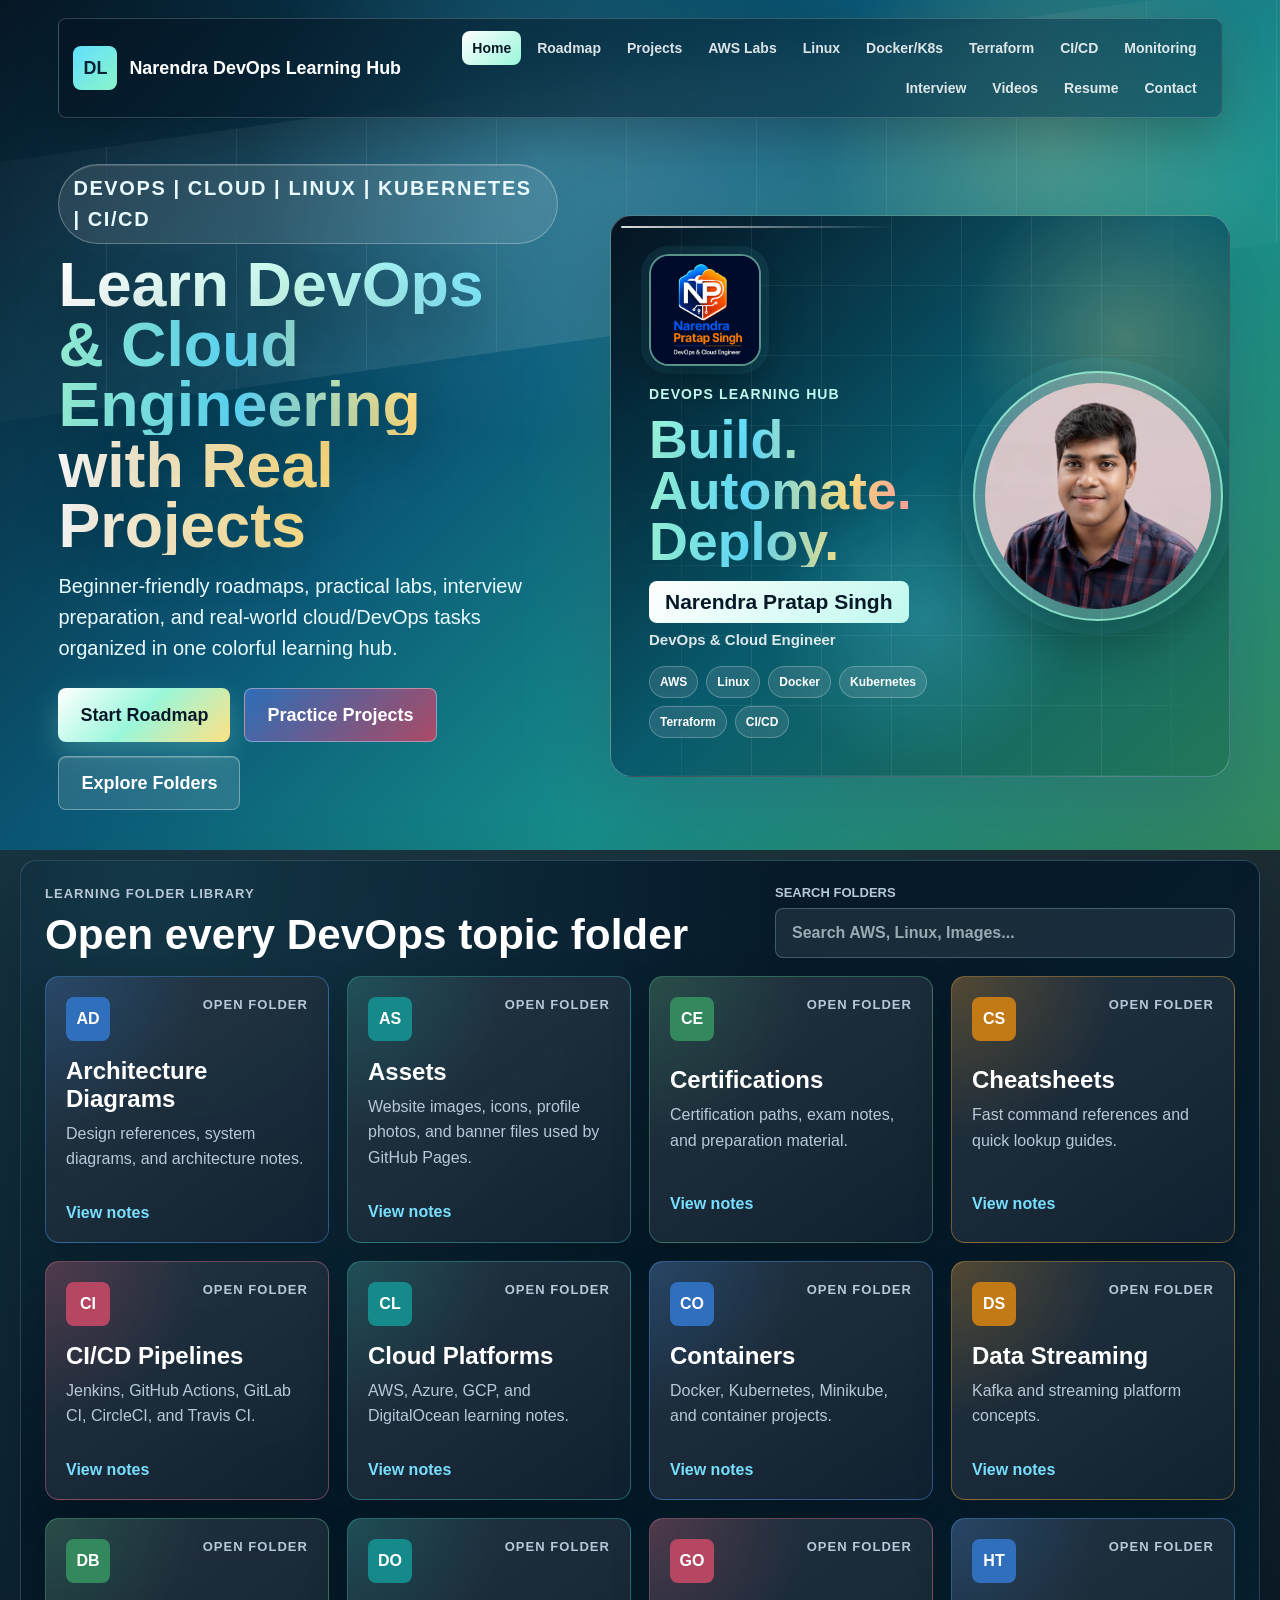
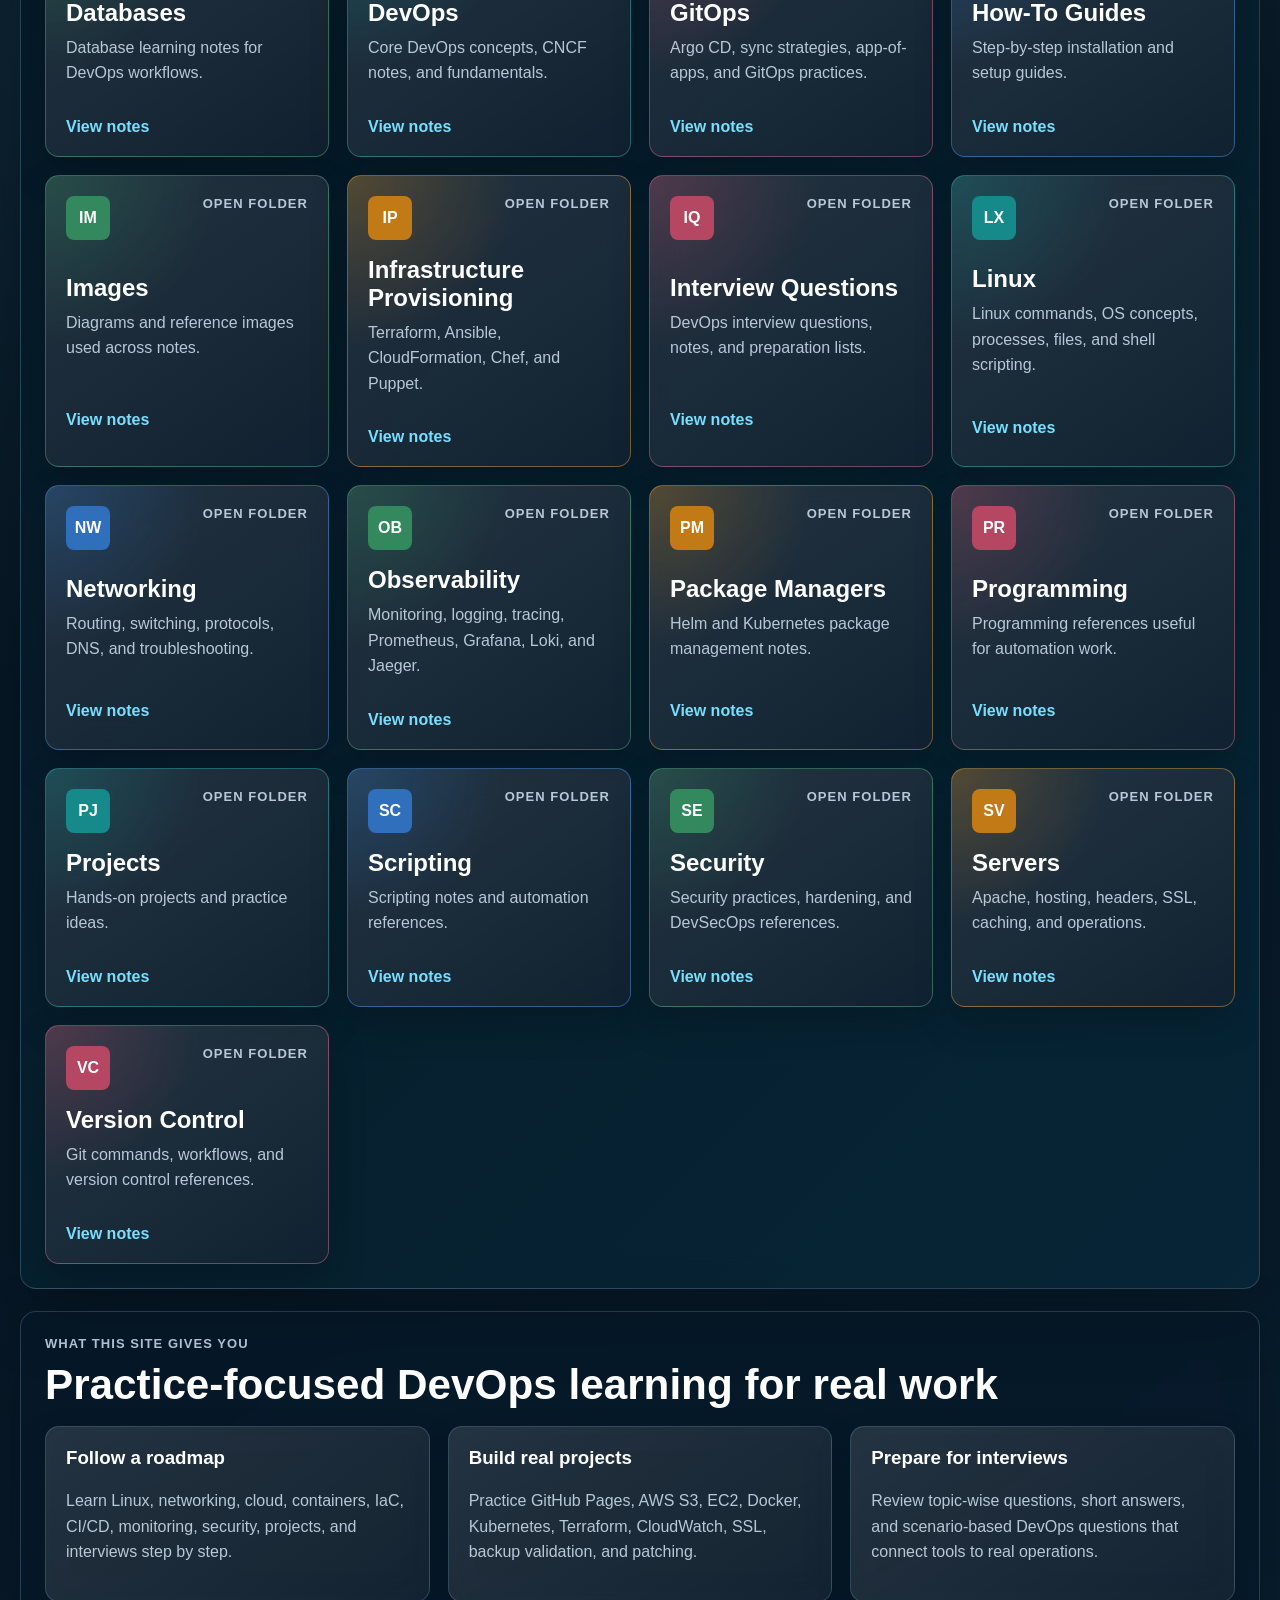
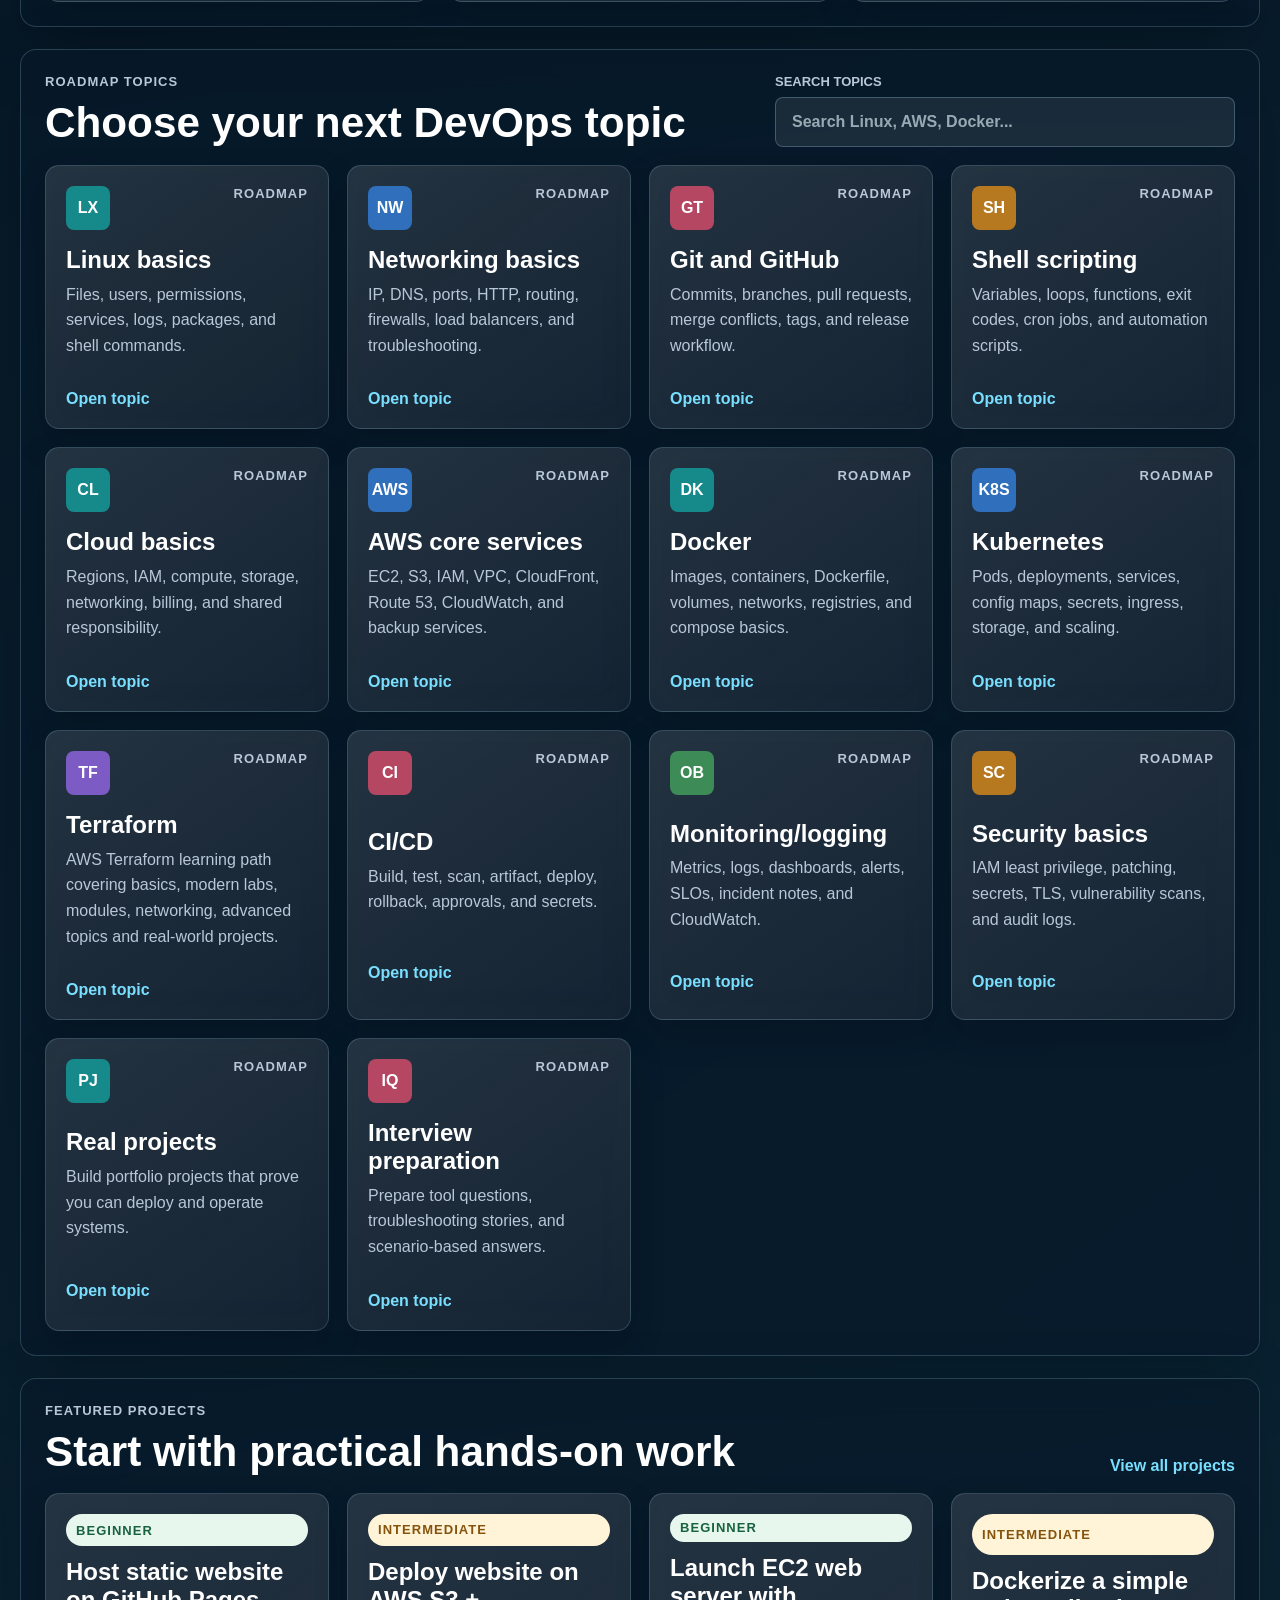
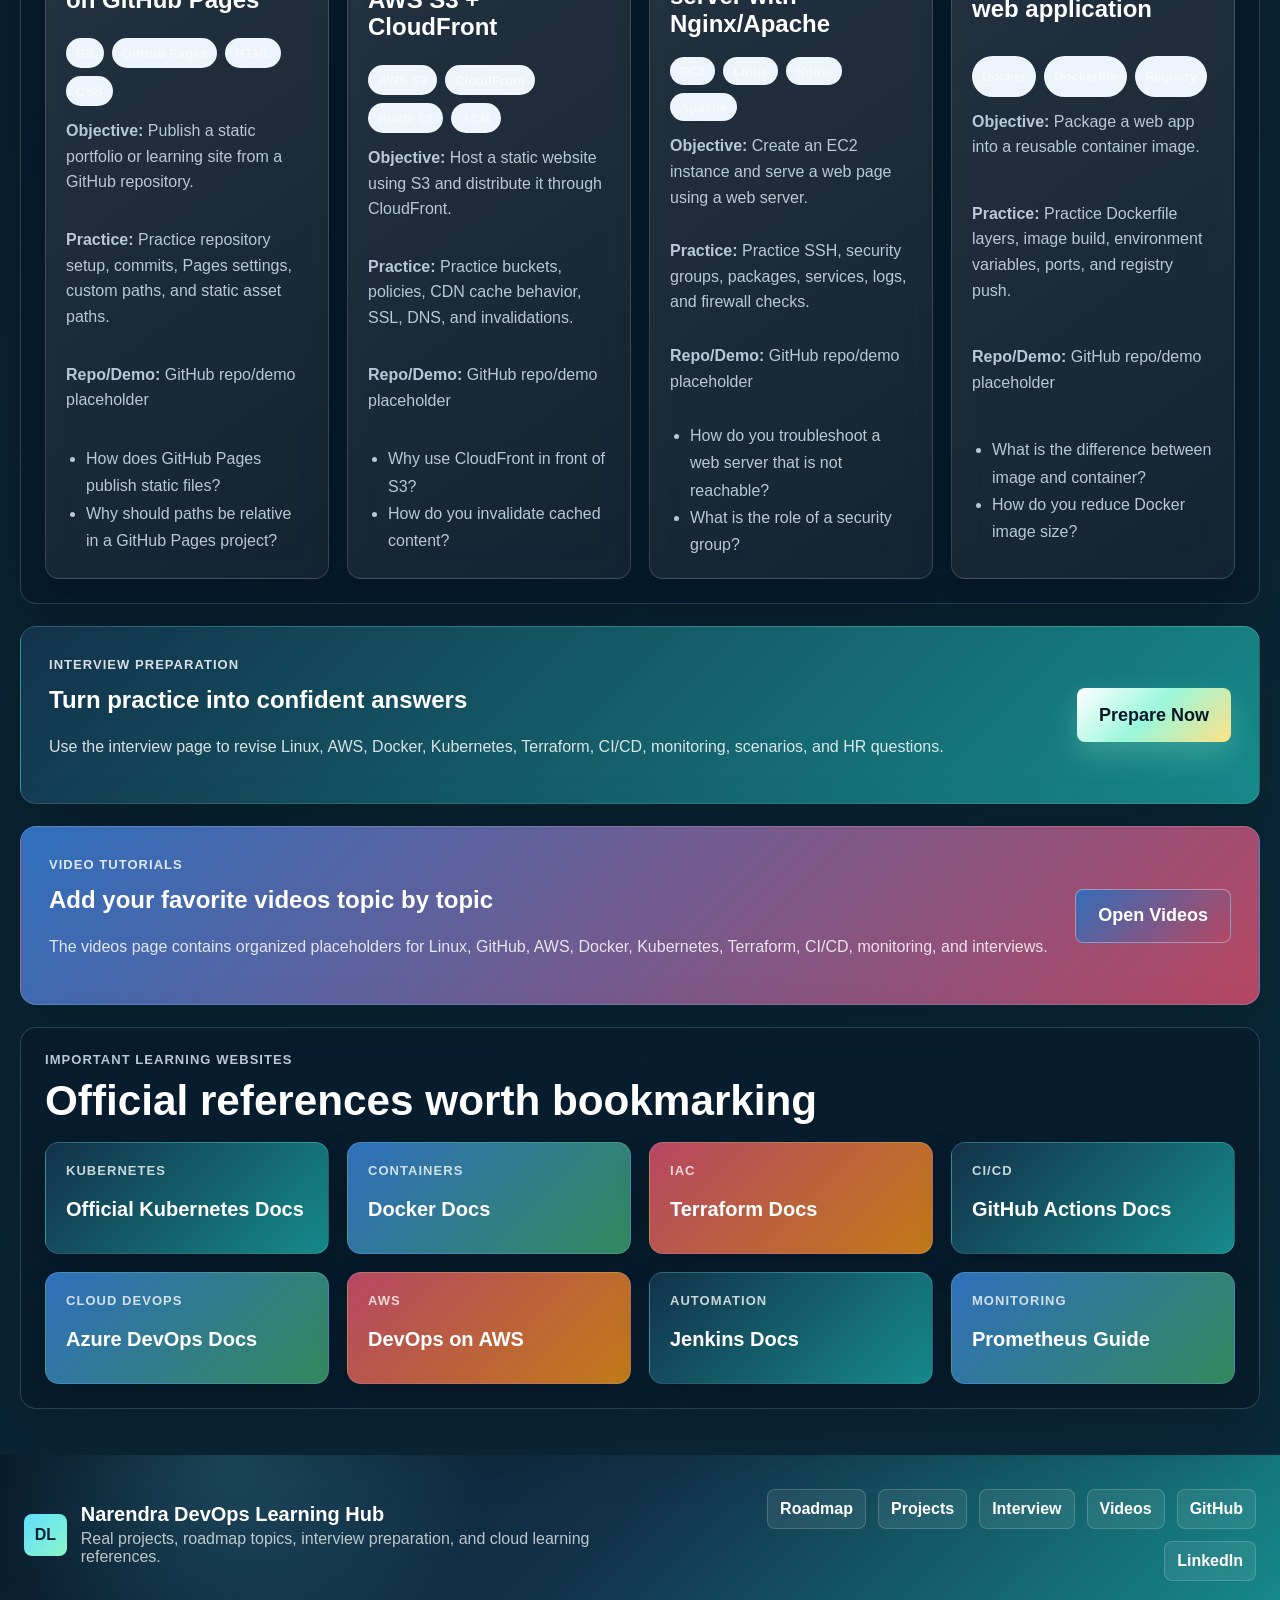
<file: index.html>
<!DOCTYPE html>
<html lang="en">
<head>
  <!-- Google tag (gtag.js) -->
  <script async src="https://www.googletagmanager.com/gtag/js?id=G-WGKB6PZX94"></script>
  <script>
    window.dataLayer = window.dataLayer || [];
    function gtag(){dataLayer.push(arguments);}
    gtag('js', new Date());
    gtag('config', 'G-WGKB6PZX94');
  </script>
  <meta charset="UTF-8" />
  <meta name="viewport" content="width=device-width, initial-scale=1.0" />
  <meta name="theme-color" content="#168a8a" />
  <meta name="apple-mobile-web-app-capable" content="yes" />
  <meta name="apple-mobile-web-app-title" content="DevOps Hub" />
  <link rel="manifest" href="manifest.json" />
  <link rel="icon" type="image/png" sizes="192x192" href="assets/icons/icon-192.png" />
  <link rel="apple-touch-icon" href="assets/icons/icon-192.png" />
  <script src="pwa-register.js" defer></script>
  <title>DevOps & Cloud Engineer Learning Hub</title>
  <link rel="stylesheet" href="style.css" />
</head>
<body data-page="home">
  <header class="site-header">
    <nav class="navbar" aria-label="Main navigation">
      <a class="brand" href="index.html">
        <span class="brand-mark">DL</span>
        <span>Narendra DevOps Learning Hub</span>
      </a>
      <button class="menu-toggle" type="button" aria-label="Toggle navigation" aria-expanded="false">Menu</button>
      <div class="nav-links" id="navLinks">
        <a href="index.html">Home</a>
        <a href="roadmap.html">Roadmap</a>
        <a href="projects.html">Projects</a>
        <a href="aws-labs.html">AWS Labs</a>
        <a href="linux.html">Linux</a>
        <a href="docker-kubernetes.html">Docker/K8s</a>
        <a href="terraform.html">Terraform</a>
        <a href="cicd.html">CI/CD</a>
        <a href="monitoring.html">Monitoring</a>
        <a href="interview.html">Interview</a>
        <a href="videos.html">Videos</a>
        <a href="resume-linkedin.html">Resume</a>
        <a href="contact.html">Contact</a>
      </div>
    </nav>

    <section class="hero hero-home">
      <div class="hero-copy">
        <p class="eyebrow hero-eyebrow">DevOps | Cloud | Linux | Kubernetes | CI/CD</p>
        <h1><span>Learn DevOps</span> <span>& Cloud Engineering</span> <span>with Real Projects</span></h1>
        <p class="hero-lead">Beginner-friendly roadmaps, practical labs, interview preparation, and real-world cloud/DevOps tasks organized in one colorful learning hub.</p>
        <div class="hero-actions">
          <a class="btn btn-primary" href="roadmap.html">Start Roadmap</a>
          <a class="btn btn-secondary" href="projects.html">Practice Projects</a>
          <a class="btn btn-glass" href="#folder-library">Explore Folders</a>
        </div>
      </div>
      <div class="hero-media">
        <div class="personal-banner" aria-label="Narendra DevOps and Cloud Engineer banner">
          <div class="banner-grid"></div>
          <div class="banner-content">
            <img class="banner-logo" src="assets/icons/narendra-np-logo.png" alt="Narendra Pratap Singh DevOps logo" />
            <p>DevOps Learning Hub</p>
            <h2>Build. Automate. Deploy.</h2>
            <span>Narendra Pratap Singh</span>
            <small>DevOps & Cloud Engineer</small>
            <div class="banner-tags">
              <b>AWS</b>
              <b>Linux</b>
              <b>Docker</b>
              <b>Kubernetes</b>
              <b>Terraform</b>
              <b>CI/CD</b>
            </div>
          </div>
          <div class="banner-photo-wrap">
            <img class="banner-photo" src="assets/images/narendra-banner-photo.jpeg" alt="Narendra portrait" />
          </div>
        </div>
      </div>
    </section>
  </header>

  <main>
    <section class="section folder-library" id="folder-library">
      <div class="section-heading section-heading-row">
        <div>
          <p class="eyebrow">Learning folder library</p>
          <h2>Open every DevOps topic folder</h2>
        </div>
        <label class="search-box">
          <span>Search folders</span>
          <input type="search" placeholder="Search AWS, Linux, Images..." data-filter-input="folder-grid" />
        </label>
      </div>
      <div class="folder-grid" id="folder-grid" data-render="folder-library"></div>
    </section>

    <section class="section intro-section">
      <div class="section-heading">
        <p class="eyebrow">What this site gives you</p>
        <h2>Practice-focused DevOps learning for real work</h2>
      </div>
      <div class="feature-grid">
        <article class="feature-card">
          <h3>Follow a roadmap</h3>
          <p>Learn Linux, networking, cloud, containers, IaC, CI/CD, monitoring, security, projects, and interviews step by step.</p>
        </article>
        <article class="feature-card">
          <h3>Build real projects</h3>
          <p>Practice GitHub Pages, AWS S3, EC2, Docker, Kubernetes, Terraform, CloudWatch, SSL, backup validation, and patching.</p>
        </article>
        <article class="feature-card">
          <h3>Prepare for interviews</h3>
          <p>Review topic-wise questions, short answers, and scenario-based DevOps questions that connect tools to real operations.</p>
        </article>
      </div>
    </section>

    <section class="section">
      <div class="section-heading section-heading-row">
        <div>
          <p class="eyebrow">Roadmap topics</p>
          <h2>Choose your next DevOps topic</h2>
        </div>
        <label class="search-box">
          <span>Search topics</span>
          <input id="topicSearch" type="search" placeholder="Search Linux, AWS, Docker..." data-filter-input="topic-grid" />
        </label>
      </div>
      <div class="card-grid" id="topic-grid" data-render="roadmap-preview"></div>
    </section>

    <section class="section">
      <div class="section-heading section-heading-row">
        <div>
          <p class="eyebrow">Featured projects</p>
          <h2>Start with practical hands-on work</h2>
        </div>
        <a class="text-link" href="projects.html">View all projects</a>
      </div>
      <div class="card-grid" data-render="featured-projects"></div>
    </section>

    <section class="cta-band">
      <div>
        <p class="eyebrow">Interview preparation</p>
        <h2>Turn practice into confident answers</h2>
        <p>Use the interview page to revise Linux, AWS, Docker, Kubernetes, Terraform, CI/CD, monitoring, scenarios, and HR questions.</p>
      </div>
      <a class="btn btn-primary" href="interview.html">Prepare Now</a>
    </section>

    <section class="cta-band alt">
      <div>
        <p class="eyebrow">Video tutorials</p>
        <h2>Add your favorite videos topic by topic</h2>
        <p>The videos page contains organized placeholders for Linux, GitHub, AWS, Docker, Kubernetes, Terraform, CI/CD, monitoring, and interviews.</p>
      </div>
      <a class="btn btn-secondary" href="videos.html">Open Videos</a>
    </section>

    <section class="section">
      <div class="section-heading">
        <p class="eyebrow">Important learning websites</p>
        <h2>Official references worth bookmarking</h2>
      </div>
      <div class="resource-grid" data-render="resources"></div>
    </section>
  </main>

  <footer class="footer">
    <div class="footer-brand">
      <span class="brand-mark">DL</span>
      <div>
        <strong>Narendra DevOps Learning Hub</strong>
        <p>Real projects, roadmap topics, interview preparation, and cloud learning references.</p>
      </div>
    </div>
    <div class="footer-links">
      <a href="roadmap.html">Roadmap</a>
      <a href="projects.html">Projects</a>
      <a href="interview.html">Interview</a>
      <a href="videos.html">Videos</a>
      <a href="https://github.com/narendra09-devops" target="_blank" rel="noreferrer">GitHub</a>
      <a href="https://www.linkedin.com/in/narendra09-devops" target="_blank" rel="noreferrer">LinkedIn</a>
    </div>
  </footer>

  <script src="script.js"></script>
</body>
</html>
</file>
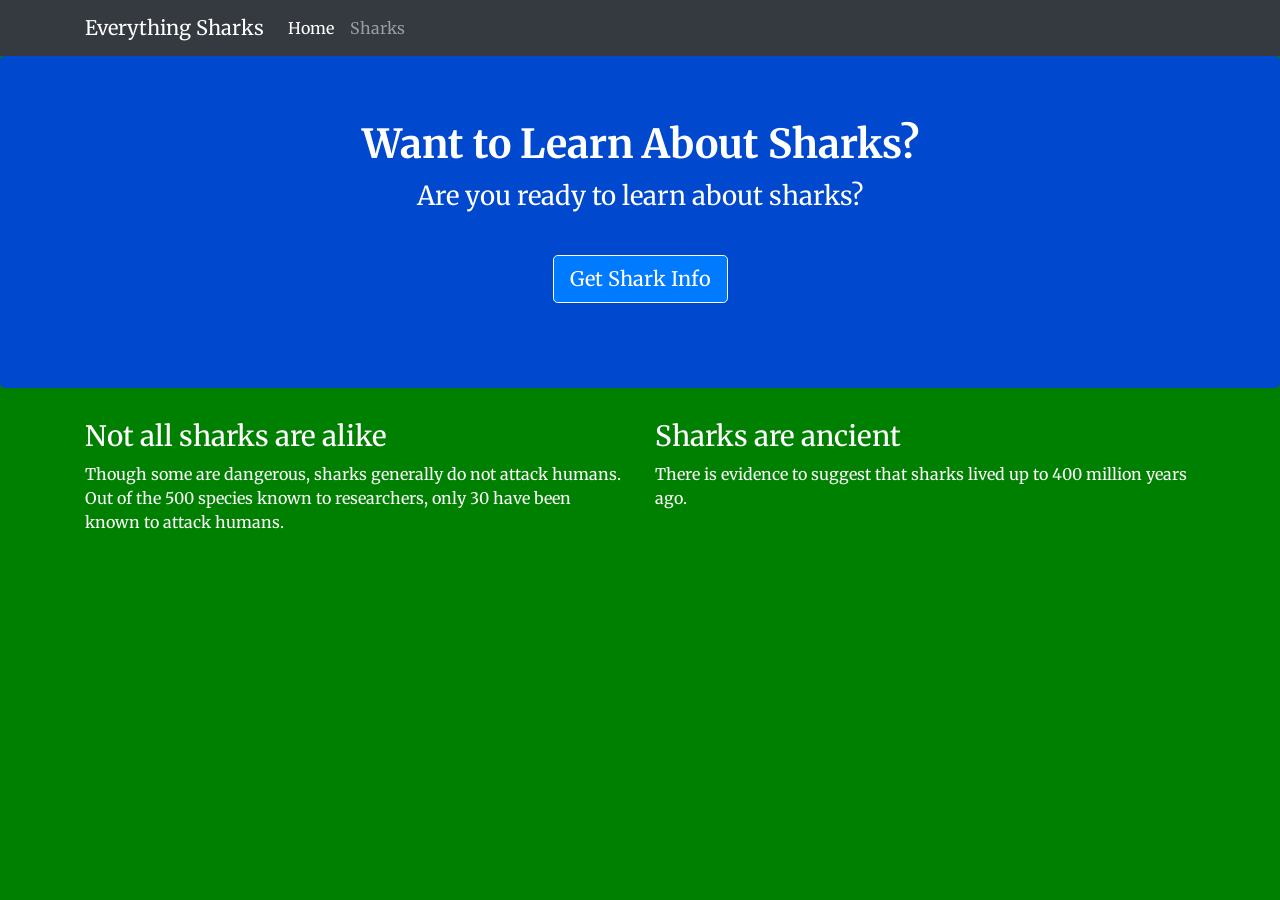
<file: Containers/Docker/Projects/node/views/index.html>
<!DOCTYPE html>
<html lang="en">

<head>
    <title>About Sharks</title>
    <meta charset="utf-8">
    <meta name="viewport" content="width=device-width, initial-scale=1">
    <link rel="stylesheet" href="https://stackpath.bootstrapcdn.com/bootstrap/4.1.3/css/bootstrap.min.css" integrity="sha384-MCw98/SFnGE8fJT3GXwEOngsV7Zt27NXFoaoApmYm81iuXoPkFOJwJ8ERdknLPMO" crossorigin="anonymous">
    <link href="css/styles.css" rel="stylesheet">
    <link href="https://fonts.googleapis.com/css?family=Merriweather:400,700" rel="stylesheet" type="text/css">
</head>

<body>
    <nav class="navbar navbar-dark bg-dark navbar-static-top navbar-expand-md">
        <div class="container">
            <button type="button" class="navbar-toggler collapsed" data-toggle="collapse" data-target="#bs-example-navbar-collapse-1" aria-expanded="false"> <span class="sr-only">Toggle navigation</span>
            </button> <a class="navbar-brand" href="#">Everything Sharks</a>
            <div class="collapse navbar-collapse" id="bs-example-navbar-collapse-1">
                <ul class="nav navbar-nav mr-auto">
                    <li class="active nav-item"><a href="/" class="nav-link">Home</a>
                    </li>
                    <li class="nav-item"><a href="/sharks" class="nav-link">Sharks</a>
                    </li>
                </ul>
            </div>
        </div>
    </nav>
    <div class="jumbotron">
        <div class="container">
            <h1>Want to Learn About Sharks?</h1>
            <p>Are you ready to learn about sharks?</p>
            <br>
            <p><a class="btn btn-primary btn-lg" href="/sharks" role="button">Get Shark Info</a>
            </p>
        </div>
    </div>
    <div class="container">
        <div class="row">
            <div class="col-lg-6">
                <h3>Not all sharks are alike</h3>
                <p>Though some are dangerous, sharks generally do not attack humans. Out of the 500 species known to researchers, only 30 have been known to attack humans.
                </p>
            </div>
            <div class="col-lg-6">
                <h3>Sharks are ancient</h3>
                <p>There is evidence to suggest that sharks lived up to 400 million years ago.
                </p>
            </div>
        </div>
    </div>
</body>

</html>
</file>
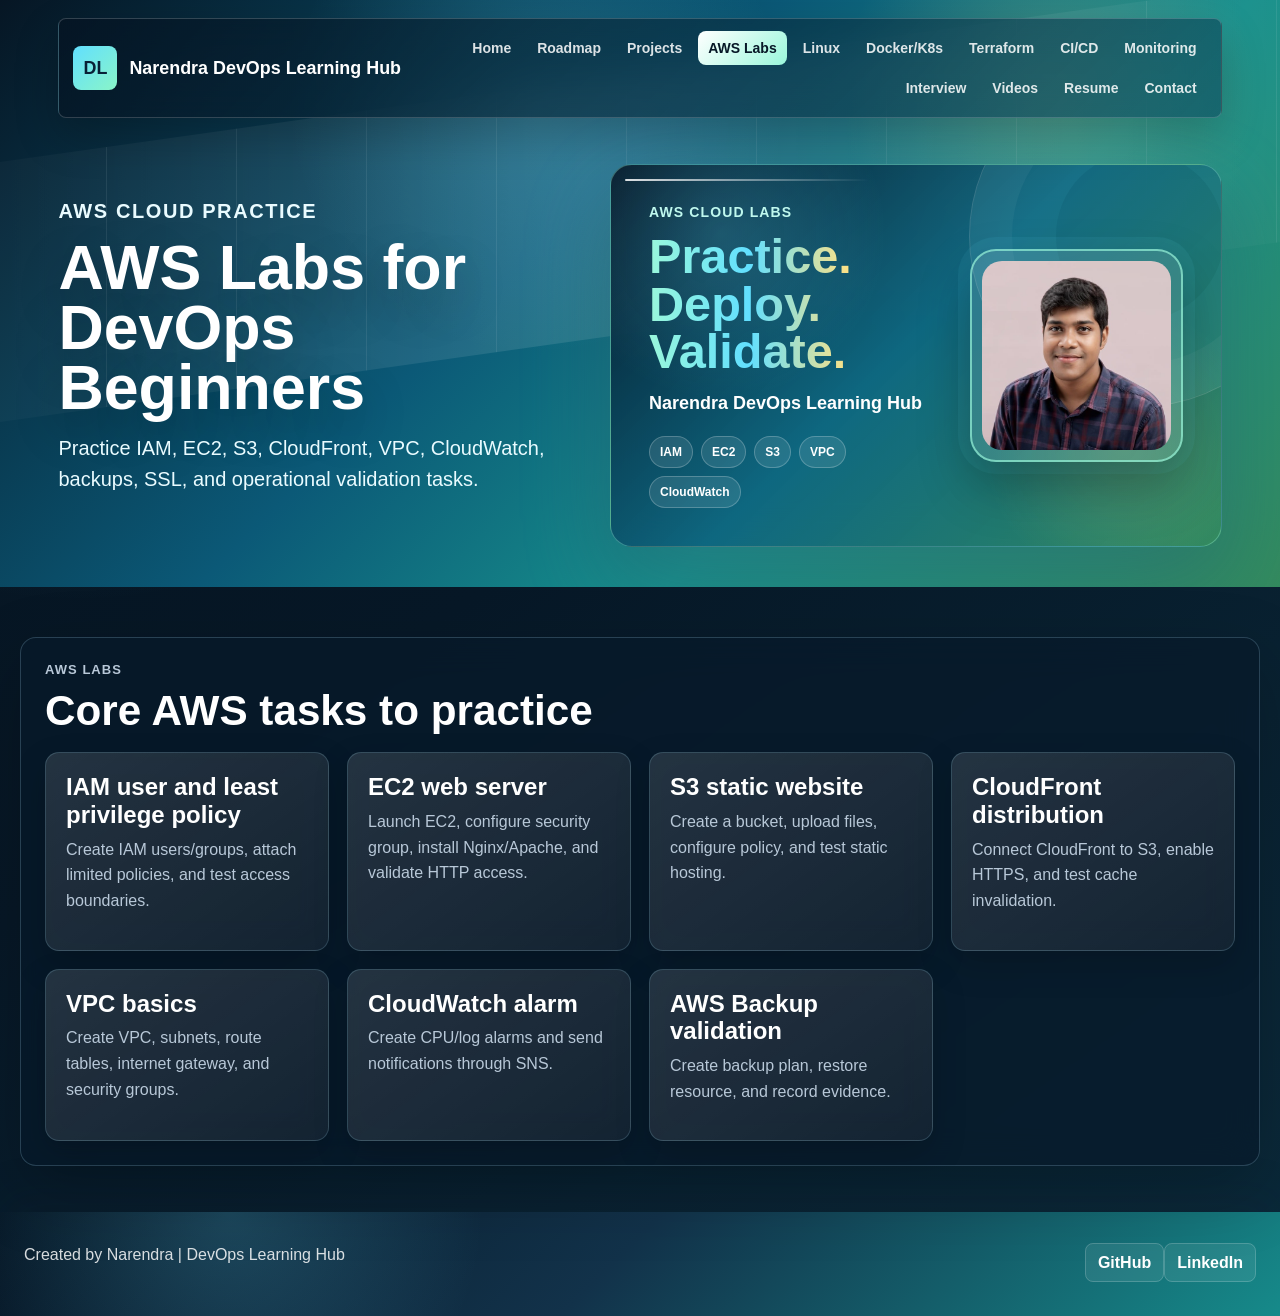
<file: aws-labs.html>
<!DOCTYPE html>
<html lang="en">
<head>
  <!-- Google tag (gtag.js) -->
  <script async src="https://www.googletagmanager.com/gtag/js?id=G-WGKB6PZX94"></script>
  <script>
    window.dataLayer = window.dataLayer || [];
    function gtag(){dataLayer.push(arguments);}
    gtag('js', new Date());
    gtag('config', 'G-WGKB6PZX94');
  </script>
  <meta charset="UTF-8" /><meta name="viewport" content="width=device-width, initial-scale=1.0" />
  <meta name="theme-color" content="#168a8a" />
  <meta name="apple-mobile-web-app-capable" content="yes" />
  <meta name="apple-mobile-web-app-title" content="DevOps Hub" />
  <link rel="manifest" href="manifest.json" />
  <link rel="icon" type="image/png" sizes="192x192" href="assets/icons/icon-192.png" />
  <link rel="apple-touch-icon" href="assets/icons/icon-192.png" />
  <script src="pwa-register.js" defer></script><title>AWS Labs | DevOps Learning Hub</title><link rel="stylesheet" href="style.css" /></head>
<body data-page="aws-labs">
  <header class="site-header"><nav class="navbar" aria-label="Main navigation"><a class="brand" href="index.html"><span class="brand-mark">DL</span><span>Narendra DevOps Learning Hub</span></a><button class="menu-toggle" type="button" aria-label="Toggle navigation" aria-expanded="false">Menu</button><div class="nav-links" id="navLinks"><a href="index.html">Home</a><a href="roadmap.html">Roadmap</a><a href="projects.html">Projects</a><a href="aws-labs.html">AWS Labs</a><a href="linux.html">Linux</a><a href="docker-kubernetes.html">Docker/K8s</a><a href="terraform.html">Terraform</a><a href="cicd.html">CI/CD</a><a href="monitoring.html">Monitoring</a><a href="interview.html">Interview</a><a href="videos.html">Videos</a><a href="resume-linkedin.html">Resume</a><a href="contact.html">Contact</a></div></nav><section class="hero"><div class="hero-copy"><p class="eyebrow">AWS cloud practice</p><h1>AWS Labs for DevOps Beginners</h1><p>Practice IAM, EC2, S3, CloudFront, VPC, CloudWatch, backups, SSL, and operational validation tasks.</p></div><div class="hero-media"><div class="profile-hero-card"><div class="profile-card-copy"><span>AWS Cloud Labs</span><h2>Practice. Deploy. Validate.</h2><p>Narendra DevOps Learning Hub</p><div class="profile-badges"><b>IAM</b><b>EC2</b><b>S3</b><b>VPC</b><b>CloudWatch</b></div></div><div class="profile-card-photo"><img src="assets/images/narendra-banner-photo.jpeg" alt="Narendra portrait for AWS labs" /></div></div></div></section></header>
  <main><section class="section"><div class="section-heading"><p class="eyebrow">AWS labs</p><h2>Core AWS tasks to practice</h2></div><div class="lab-grid" data-render="aws-labs"></div></section></main>
  <footer class="footer"><p>Created by Narendra | DevOps Learning Hub</p><div><a href="https://github.com/narendra09-devops" target="_blank" rel="noreferrer">GitHub</a><a href="https://www.linkedin.com/in/narendra09-devops" target="_blank" rel="noreferrer">LinkedIn</a></div></footer><script src="script.js"></script>
</body></html>
</file>
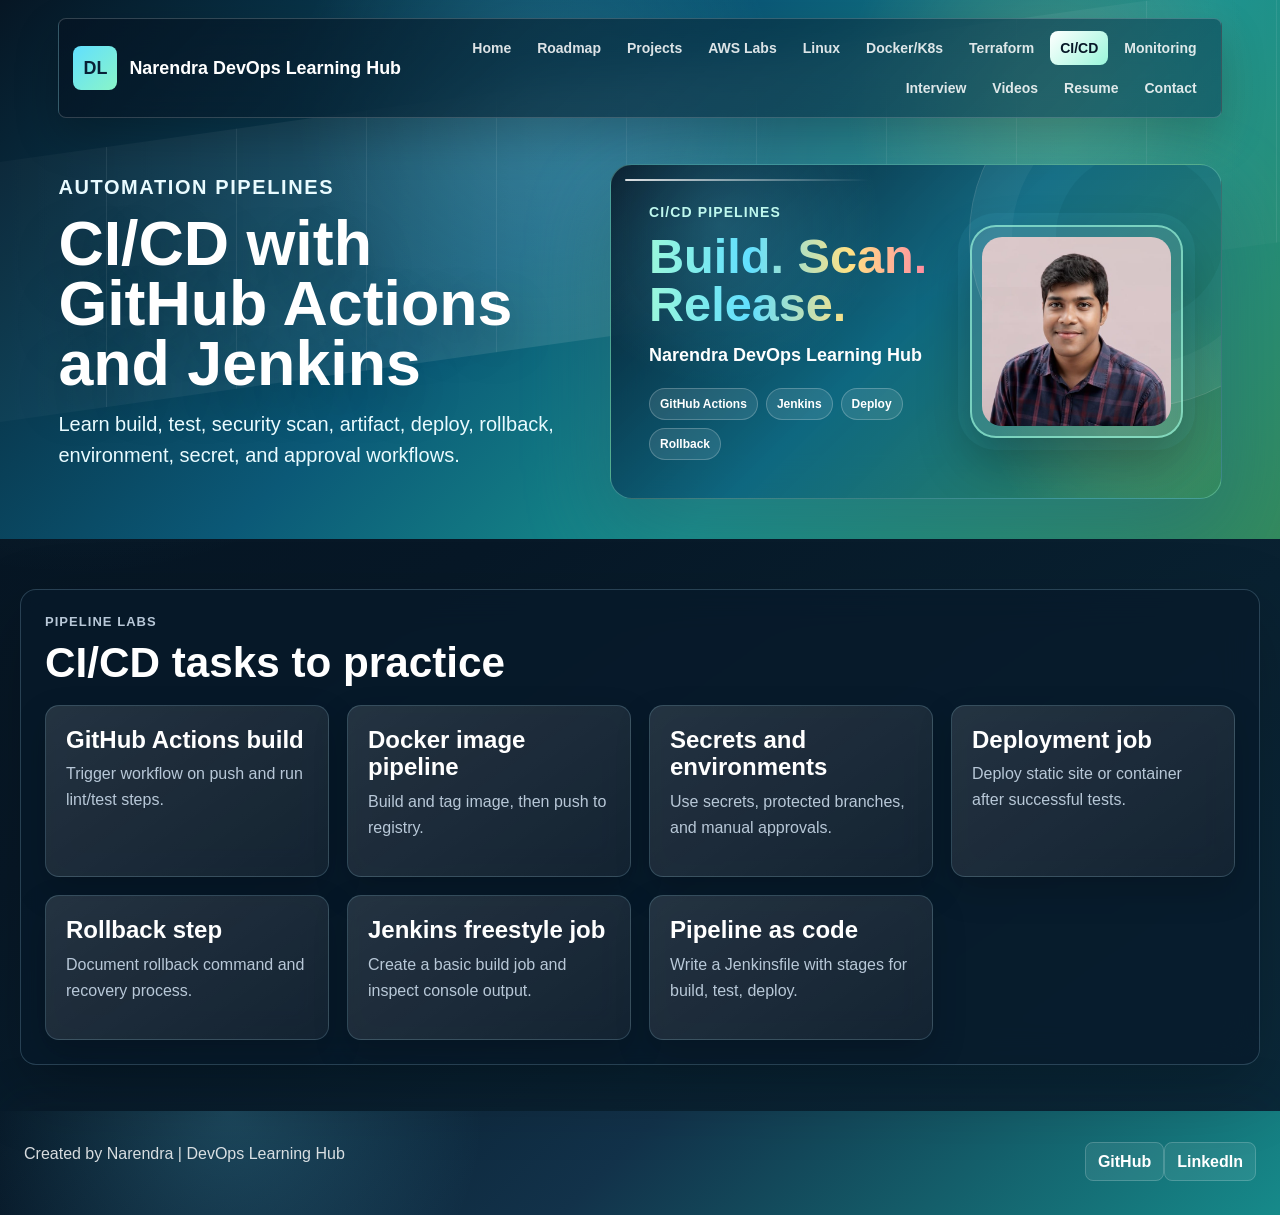
<file: cicd.html>
<!DOCTYPE html>
<html lang="en">
<head>
  <!-- Google tag (gtag.js) -->
  <script async src="https://www.googletagmanager.com/gtag/js?id=G-WGKB6PZX94"></script>
  <script>
    window.dataLayer = window.dataLayer || [];
    function gtag(){dataLayer.push(arguments);}
    gtag('js', new Date());
    gtag('config', 'G-WGKB6PZX94');
  </script>
  <meta charset="UTF-8" /><meta name="viewport" content="width=device-width, initial-scale=1.0" />
  <meta name="theme-color" content="#168a8a" />
  <meta name="apple-mobile-web-app-capable" content="yes" />
  <meta name="apple-mobile-web-app-title" content="DevOps Hub" />
  <link rel="manifest" href="manifest.json" />
  <link rel="icon" type="image/png" sizes="192x192" href="assets/icons/icon-192.png" />
  <link rel="apple-touch-icon" href="assets/icons/icon-192.png" />
  <script src="pwa-register.js" defer></script><title>CI/CD | DevOps Learning Hub</title><link rel="stylesheet" href="style.css" /></head>
<body data-page="cicd">
  <header class="site-header"><nav class="navbar" aria-label="Main navigation"><a class="brand" href="index.html"><span class="brand-mark">DL</span><span>Narendra DevOps Learning Hub</span></a><button class="menu-toggle" type="button" aria-label="Toggle navigation" aria-expanded="false">Menu</button><div class="nav-links" id="navLinks"><a href="index.html">Home</a><a href="roadmap.html">Roadmap</a><a href="projects.html">Projects</a><a href="aws-labs.html">AWS Labs</a><a href="linux.html">Linux</a><a href="docker-kubernetes.html">Docker/K8s</a><a href="terraform.html">Terraform</a><a href="cicd.html">CI/CD</a><a href="monitoring.html">Monitoring</a><a href="interview.html">Interview</a><a href="videos.html">Videos</a><a href="resume-linkedin.html">Resume</a><a href="contact.html">Contact</a></div></nav><section class="hero"><div class="hero-copy"><p class="eyebrow">Automation pipelines</p><h1>CI/CD with GitHub Actions and Jenkins</h1><p>Learn build, test, security scan, artifact, deploy, rollback, environment, secret, and approval workflows.</p></div><div class="hero-media"><div class="profile-hero-card"><div class="profile-card-copy"><span>CI/CD Pipelines</span><h2>Build. Scan. Release.</h2><p>Narendra DevOps Learning Hub</p><div class="profile-badges"><b>GitHub Actions</b><b>Jenkins</b><b>Deploy</b><b>Rollback</b></div></div><div class="profile-card-photo"><img src="assets/images/narendra-banner-photo.jpeg" alt="Narendra portrait for CI/CD" /></div></div></div></section></header>
  <main><section class="section"><div class="section-heading"><p class="eyebrow">Pipeline labs</p><h2>CI/CD tasks to practice</h2></div><div class="lab-grid" data-render="cicd-labs"></div></section></main>
  <footer class="footer"><p>Created by Narendra | DevOps Learning Hub</p><div><a href="https://github.com/narendra09-devops" target="_blank" rel="noreferrer">GitHub</a><a href="https://www.linkedin.com/in/narendra09-devops" target="_blank" rel="noreferrer">LinkedIn</a></div></footer><script src="script.js"></script>
</body></html>
</file>
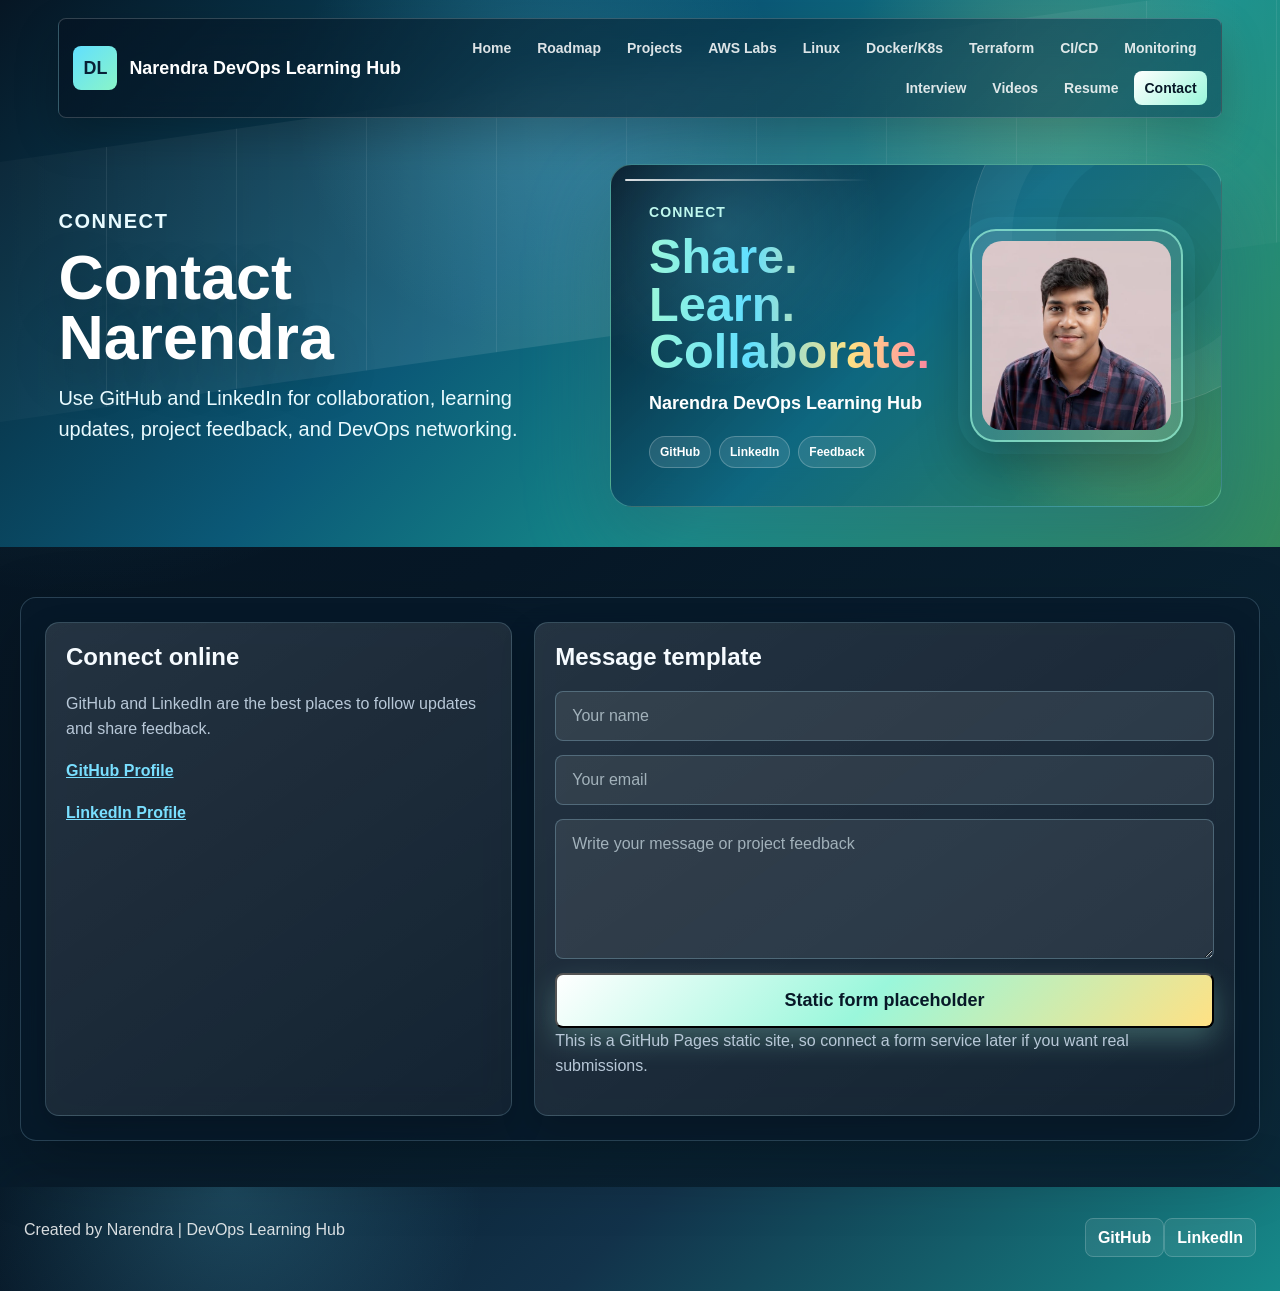
<file: contact.html>
<!DOCTYPE html>
<html lang="en">
<head>
  <!-- Google tag (gtag.js) -->
  <script async src="https://www.googletagmanager.com/gtag/js?id=G-WGKB6PZX94"></script>
  <script>
    window.dataLayer = window.dataLayer || [];
    function gtag(){dataLayer.push(arguments);}
    gtag('js', new Date());
    gtag('config', 'G-WGKB6PZX94');
  </script>
  <meta charset="UTF-8" /><meta name="viewport" content="width=device-width, initial-scale=1.0" />
  <meta name="theme-color" content="#168a8a" />
  <meta name="apple-mobile-web-app-capable" content="yes" />
  <meta name="apple-mobile-web-app-title" content="DevOps Hub" />
  <link rel="manifest" href="manifest.json" />
  <link rel="icon" type="image/png" sizes="192x192" href="assets/icons/icon-192.png" />
  <link rel="apple-touch-icon" href="assets/icons/icon-192.png" />
  <script src="pwa-register.js" defer></script><title>Contact | DevOps Learning Hub</title><link rel="stylesheet" href="style.css" /></head>
<body data-page="contact">
  <header class="site-header"><nav class="navbar" aria-label="Main navigation"><a class="brand" href="index.html"><span class="brand-mark">DL</span><span>Narendra DevOps Learning Hub</span></a><button class="menu-toggle" type="button" aria-label="Toggle navigation" aria-expanded="false">Menu</button><div class="nav-links" id="navLinks"><a href="index.html">Home</a><a href="roadmap.html">Roadmap</a><a href="projects.html">Projects</a><a href="aws-labs.html">AWS Labs</a><a href="linux.html">Linux</a><a href="docker-kubernetes.html">Docker/K8s</a><a href="terraform.html">Terraform</a><a href="cicd.html">CI/CD</a><a href="monitoring.html">Monitoring</a><a href="interview.html">Interview</a><a href="videos.html">Videos</a><a href="resume-linkedin.html">Resume</a><a href="contact.html">Contact</a></div></nav><section class="hero"><div class="hero-copy"><p class="eyebrow">Connect</p><h1>Contact Narendra</h1><p>Use GitHub and LinkedIn for collaboration, learning updates, project feedback, and DevOps networking.</p></div><div class="hero-media"><div class="profile-hero-card"><div class="profile-card-copy"><span>Connect</span><h2>Share. Learn. Collaborate.</h2><p>Narendra DevOps Learning Hub</p><div class="profile-badges"><b>GitHub</b><b>LinkedIn</b><b>Feedback</b></div></div><div class="profile-card-photo"><img src="assets/images/narendra-banner-photo.jpeg" alt="Narendra portrait for contact" /></div></div></div></section></header>
  <main><section class="section contact-layout"><div class="contact-card"><h2>Connect online</h2><p>GitHub and LinkedIn are the best places to follow updates and share feedback.</p><p><a class="card-link" href="https://github.com/narendra09-devops" target="_blank" rel="noreferrer">GitHub Profile</a></p><p><a class="card-link" href="https://www.linkedin.com/in/narendra09-devops" target="_blank" rel="noreferrer">LinkedIn Profile</a></p></div><div class="contact-card"><h2>Message template</h2><form class="contact-form"><input type="text" placeholder="Your name" /><input type="email" placeholder="Your email" /><textarea rows="6" placeholder="Write your message or project feedback"></textarea><button class="btn btn-primary" type="button">Static form placeholder</button></form><p>This is a GitHub Pages static site, so connect a form service later if you want real submissions.</p></div></section></main>
  <footer class="footer"><p>Created by Narendra | DevOps Learning Hub</p><div><a href="https://github.com/narendra09-devops" target="_blank" rel="noreferrer">GitHub</a><a href="https://www.linkedin.com/in/narendra09-devops" target="_blank" rel="noreferrer">LinkedIn</a></div></footer><script src="script.js"></script>
</body></html>
</file>
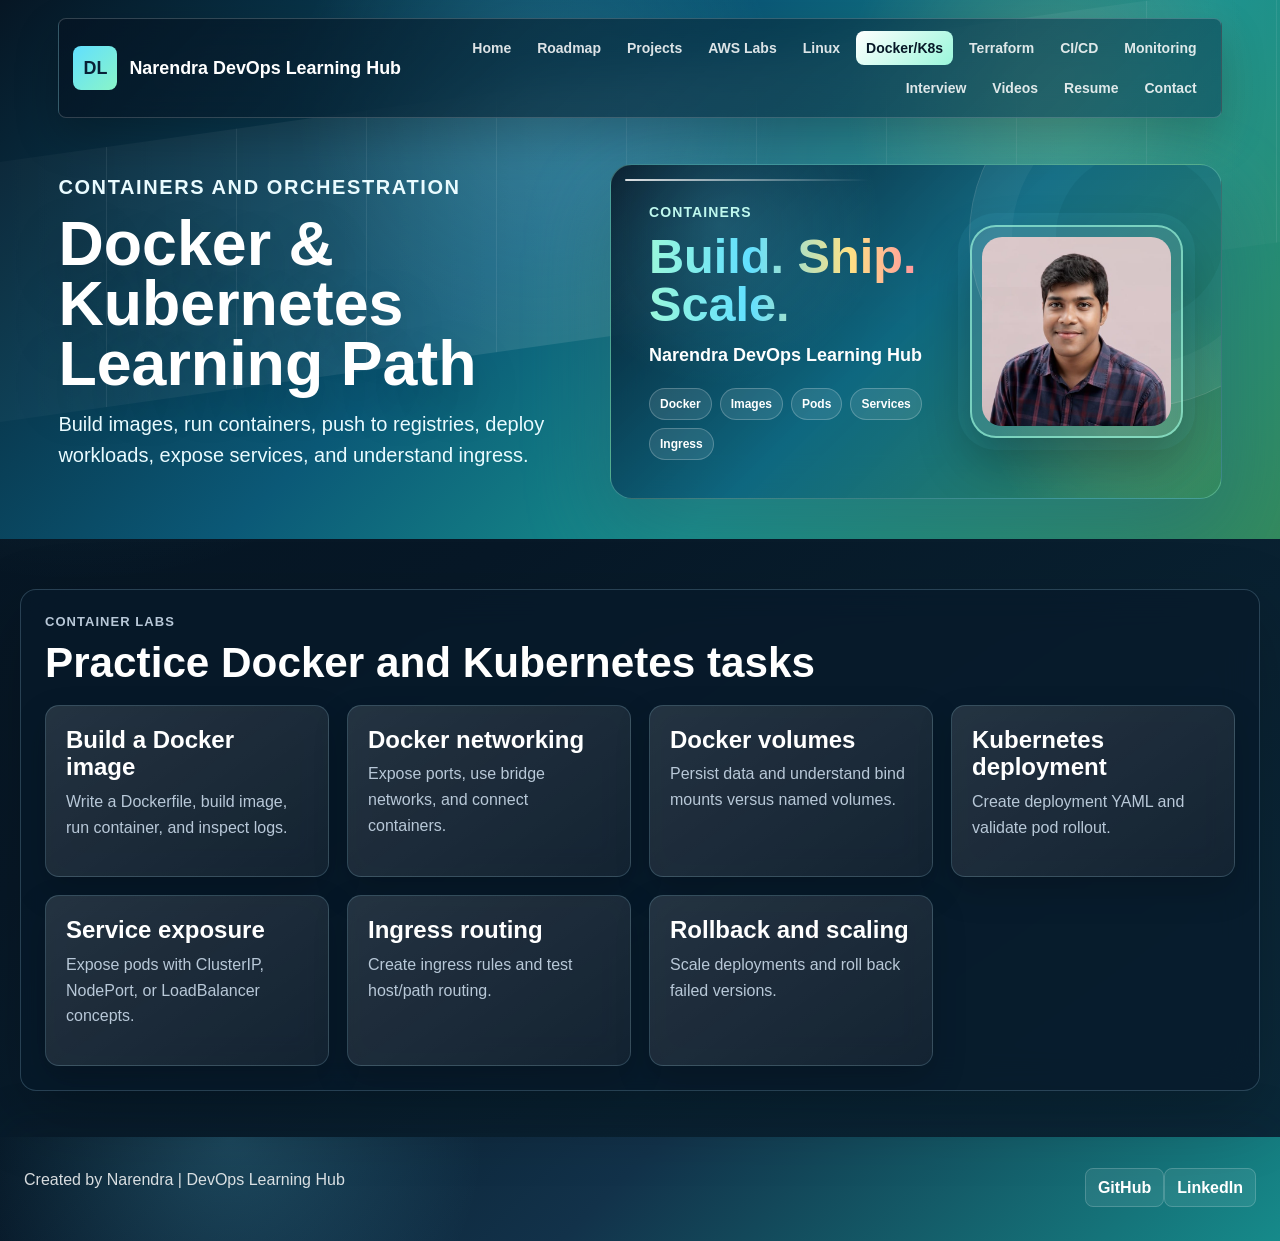
<file: docker-kubernetes.html>
<!DOCTYPE html>
<html lang="en">
<head>
  <!-- Google tag (gtag.js) -->
  <script async src="https://www.googletagmanager.com/gtag/js?id=G-WGKB6PZX94"></script>
  <script>
    window.dataLayer = window.dataLayer || [];
    function gtag(){dataLayer.push(arguments);}
    gtag('js', new Date());
    gtag('config', 'G-WGKB6PZX94');
  </script>
  <meta charset="UTF-8" /><meta name="viewport" content="width=device-width, initial-scale=1.0" />
  <meta name="theme-color" content="#168a8a" />
  <meta name="apple-mobile-web-app-capable" content="yes" />
  <meta name="apple-mobile-web-app-title" content="DevOps Hub" />
  <link rel="manifest" href="manifest.json" />
  <link rel="icon" type="image/png" sizes="192x192" href="assets/icons/icon-192.png" />
  <link rel="apple-touch-icon" href="assets/icons/icon-192.png" />
  <script src="pwa-register.js" defer></script><title>Docker & Kubernetes | DevOps Learning Hub</title><link rel="stylesheet" href="style.css" /></head>
<body data-page="docker-kubernetes">
  <header class="site-header"><nav class="navbar" aria-label="Main navigation"><a class="brand" href="index.html"><span class="brand-mark">DL</span><span>Narendra DevOps Learning Hub</span></a><button class="menu-toggle" type="button" aria-label="Toggle navigation" aria-expanded="false">Menu</button><div class="nav-links" id="navLinks"><a href="index.html">Home</a><a href="roadmap.html">Roadmap</a><a href="projects.html">Projects</a><a href="aws-labs.html">AWS Labs</a><a href="linux.html">Linux</a><a href="docker-kubernetes.html">Docker/K8s</a><a href="terraform.html">Terraform</a><a href="cicd.html">CI/CD</a><a href="monitoring.html">Monitoring</a><a href="interview.html">Interview</a><a href="videos.html">Videos</a><a href="resume-linkedin.html">Resume</a><a href="contact.html">Contact</a></div></nav><section class="hero"><div class="hero-copy"><p class="eyebrow">Containers and orchestration</p><h1>Docker & Kubernetes Learning Path</h1><p>Build images, run containers, push to registries, deploy workloads, expose services, and understand ingress.</p></div><div class="hero-media"><div class="profile-hero-card"><div class="profile-card-copy"><span>Containers</span><h2>Build. Ship. Scale.</h2><p>Narendra DevOps Learning Hub</p><div class="profile-badges"><b>Docker</b><b>Images</b><b>Pods</b><b>Services</b><b>Ingress</b></div></div><div class="profile-card-photo"><img src="assets/images/narendra-banner-photo.jpeg" alt="Narendra portrait for Docker and Kubernetes" /></div></div></div></section></header>
  <main><section class="section"><div class="section-heading"><p class="eyebrow">Container labs</p><h2>Practice Docker and Kubernetes tasks</h2></div><div class="lab-grid" data-render="container-labs"></div></section></main>
  <footer class="footer"><p>Created by Narendra | DevOps Learning Hub</p><div><a href="https://github.com/narendra09-devops" target="_blank" rel="noreferrer">GitHub</a><a href="https://www.linkedin.com/in/narendra09-devops" target="_blank" rel="noreferrer">LinkedIn</a></div></footer><script src="script.js"></script>
</body></html>
</file>
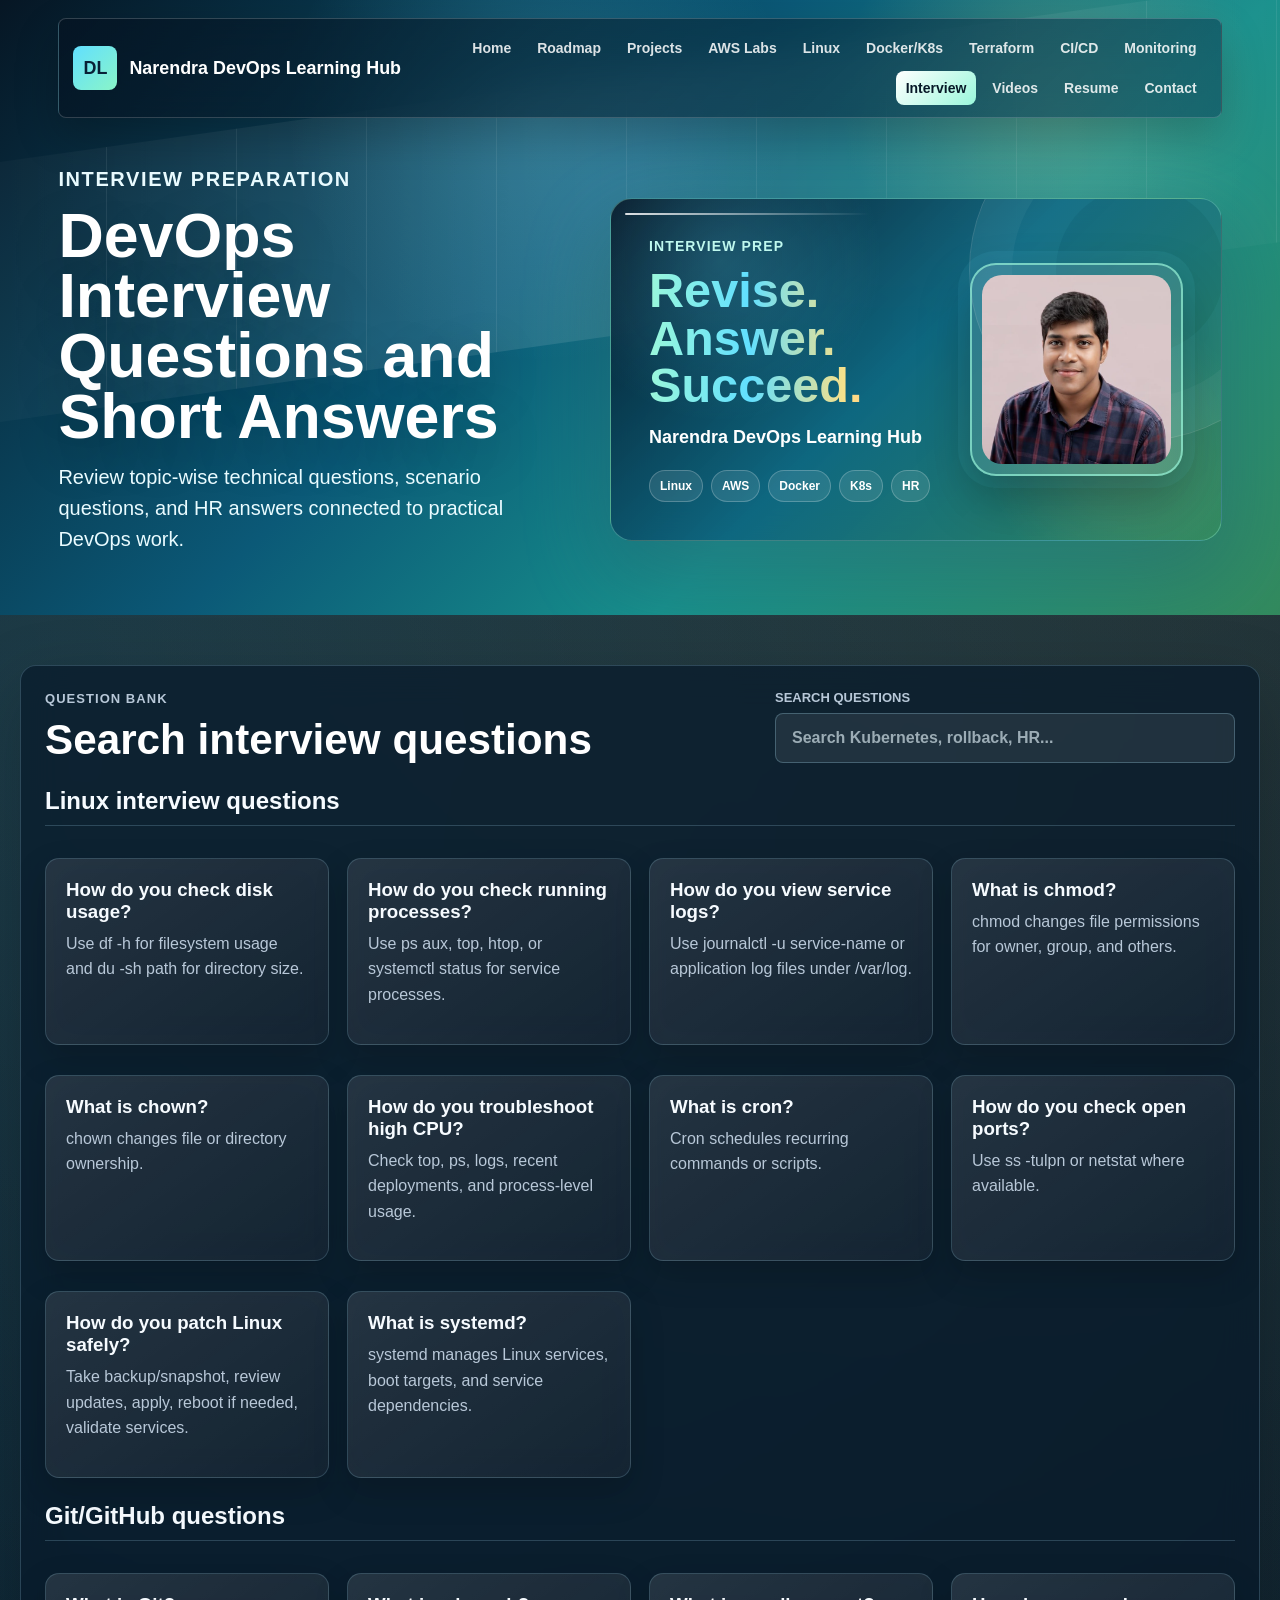
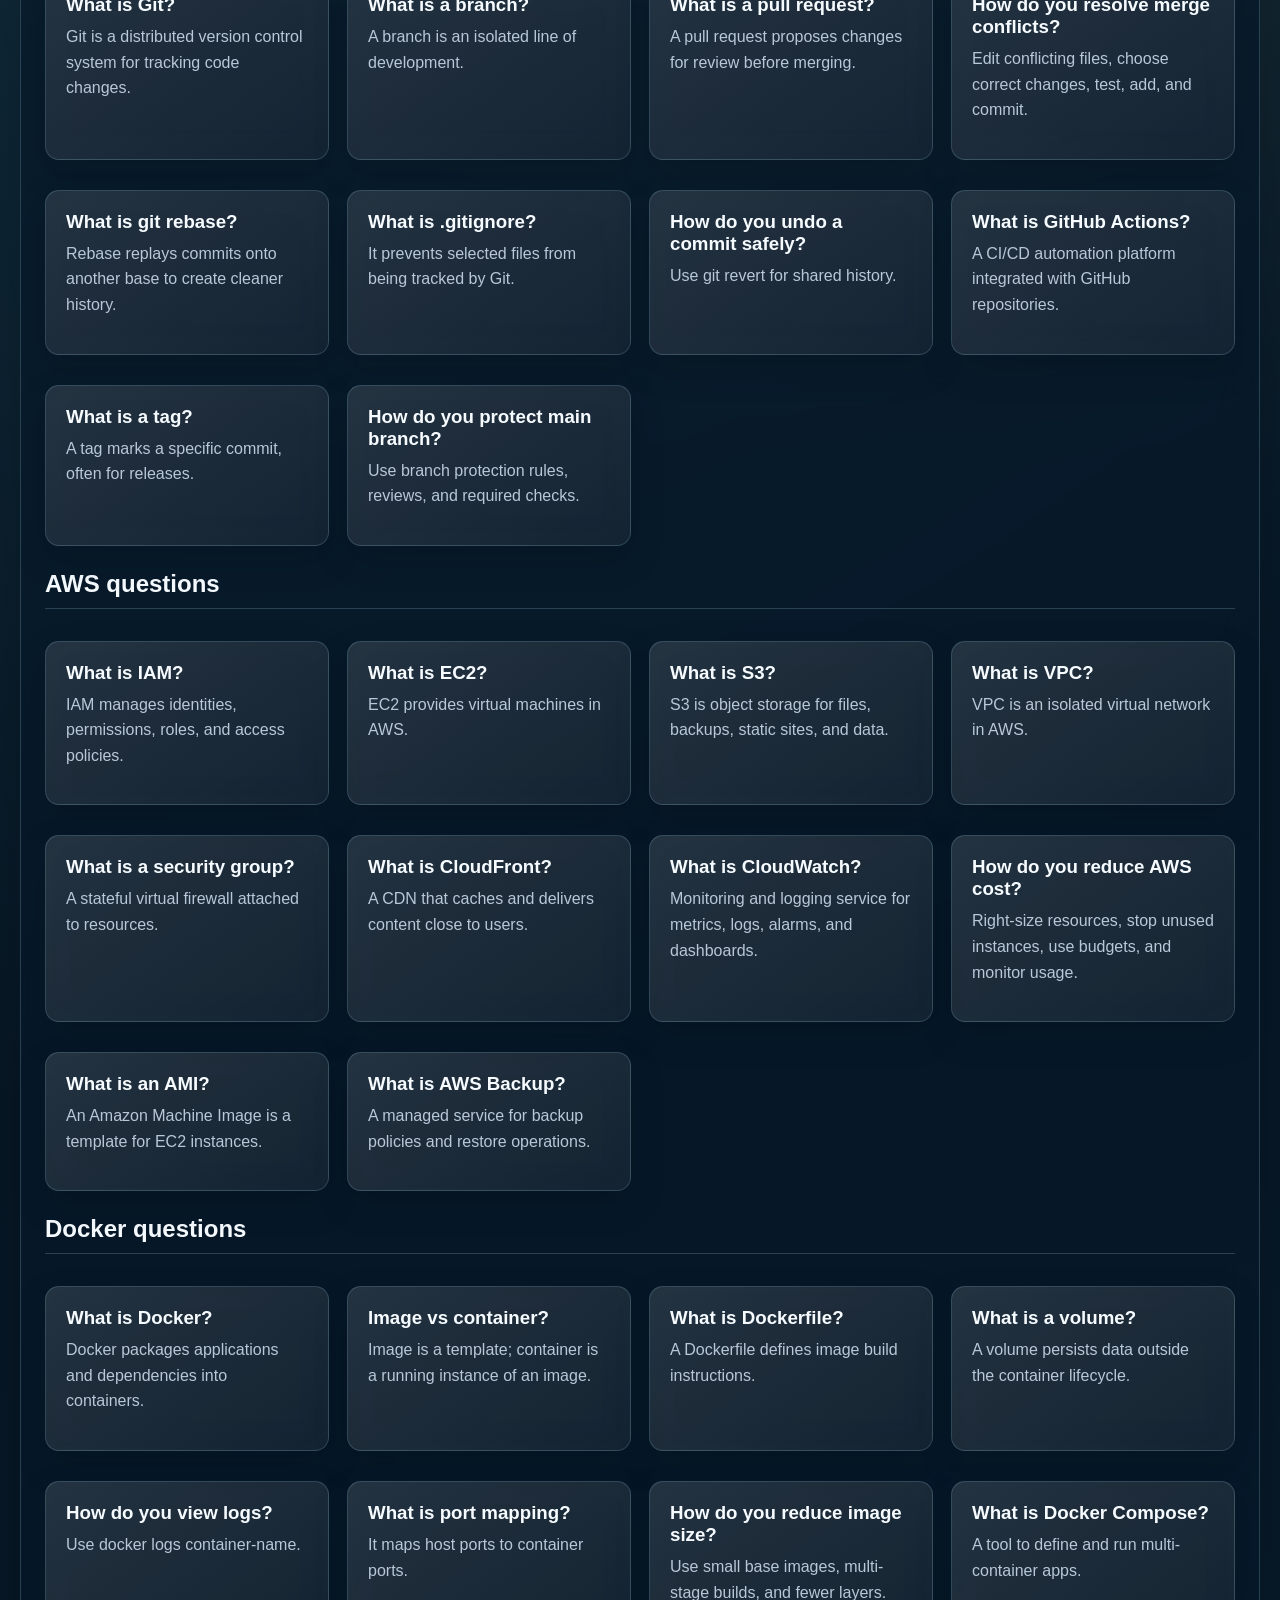
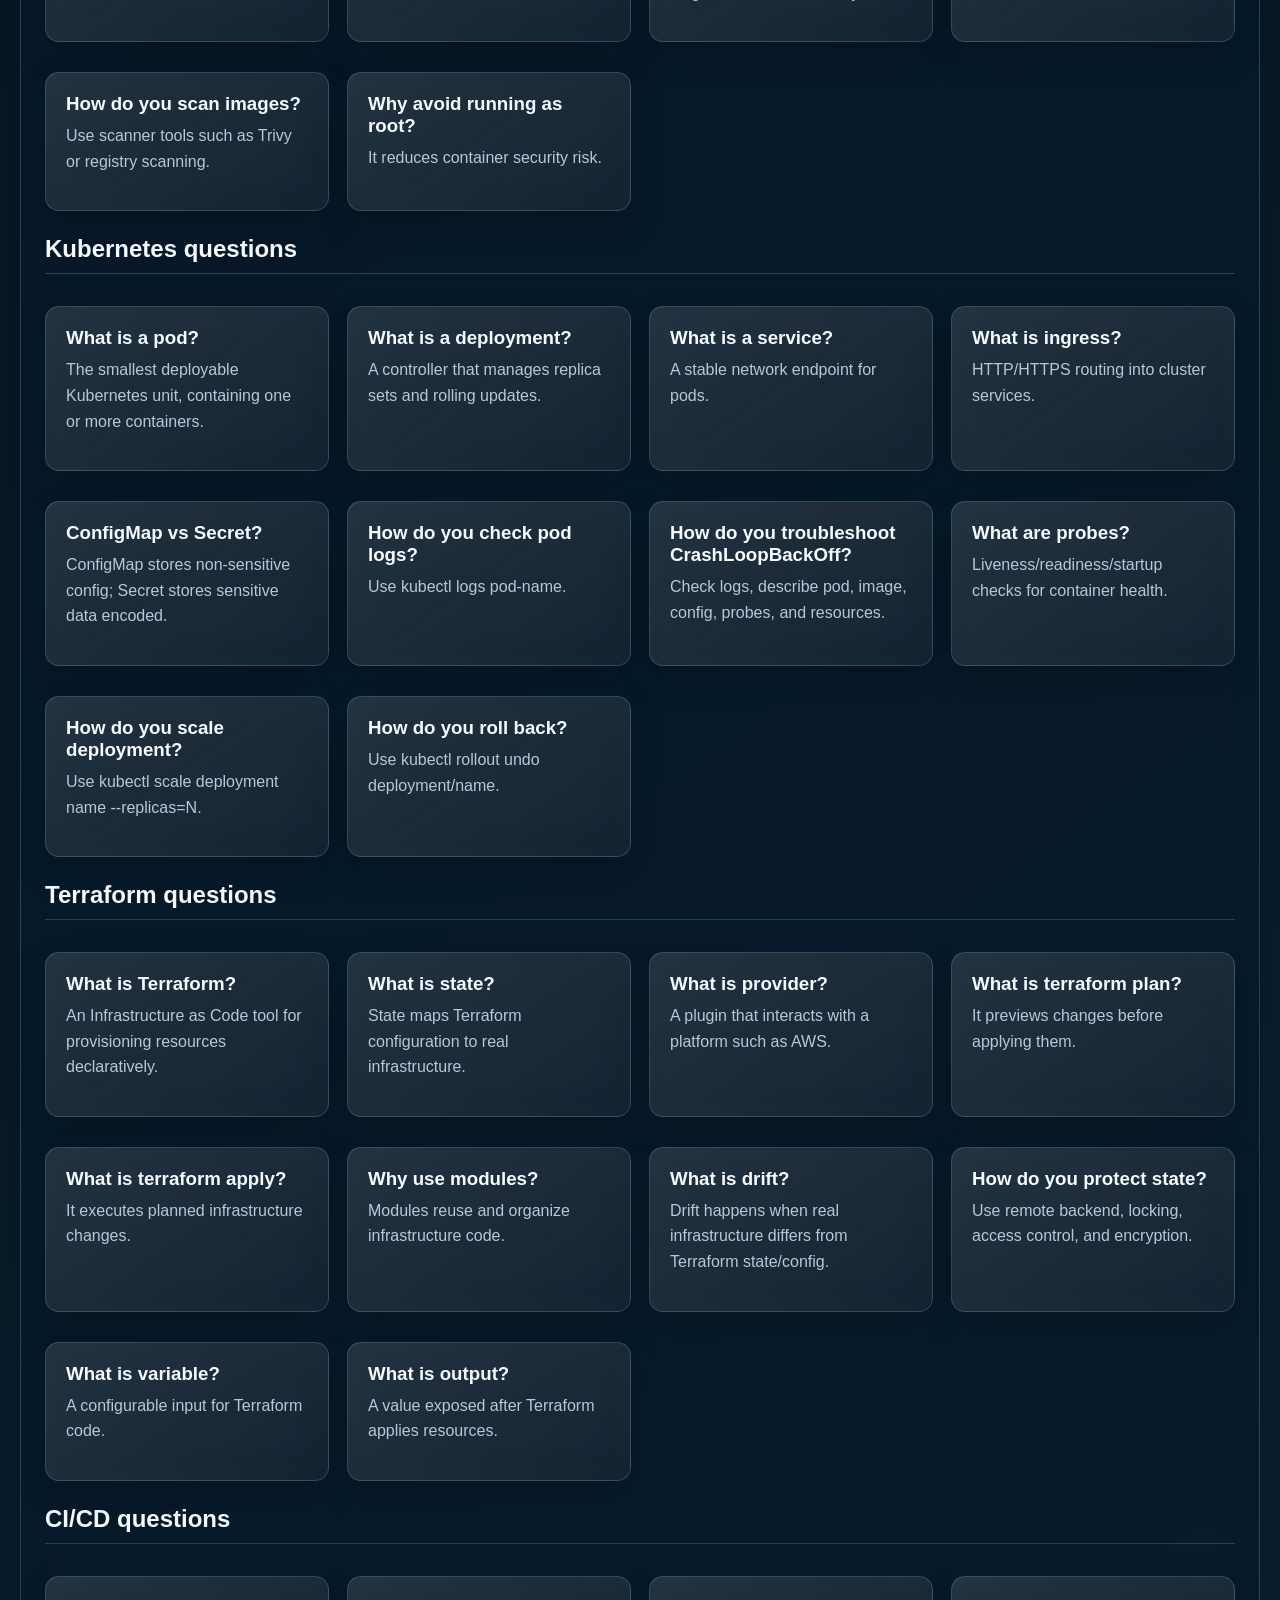
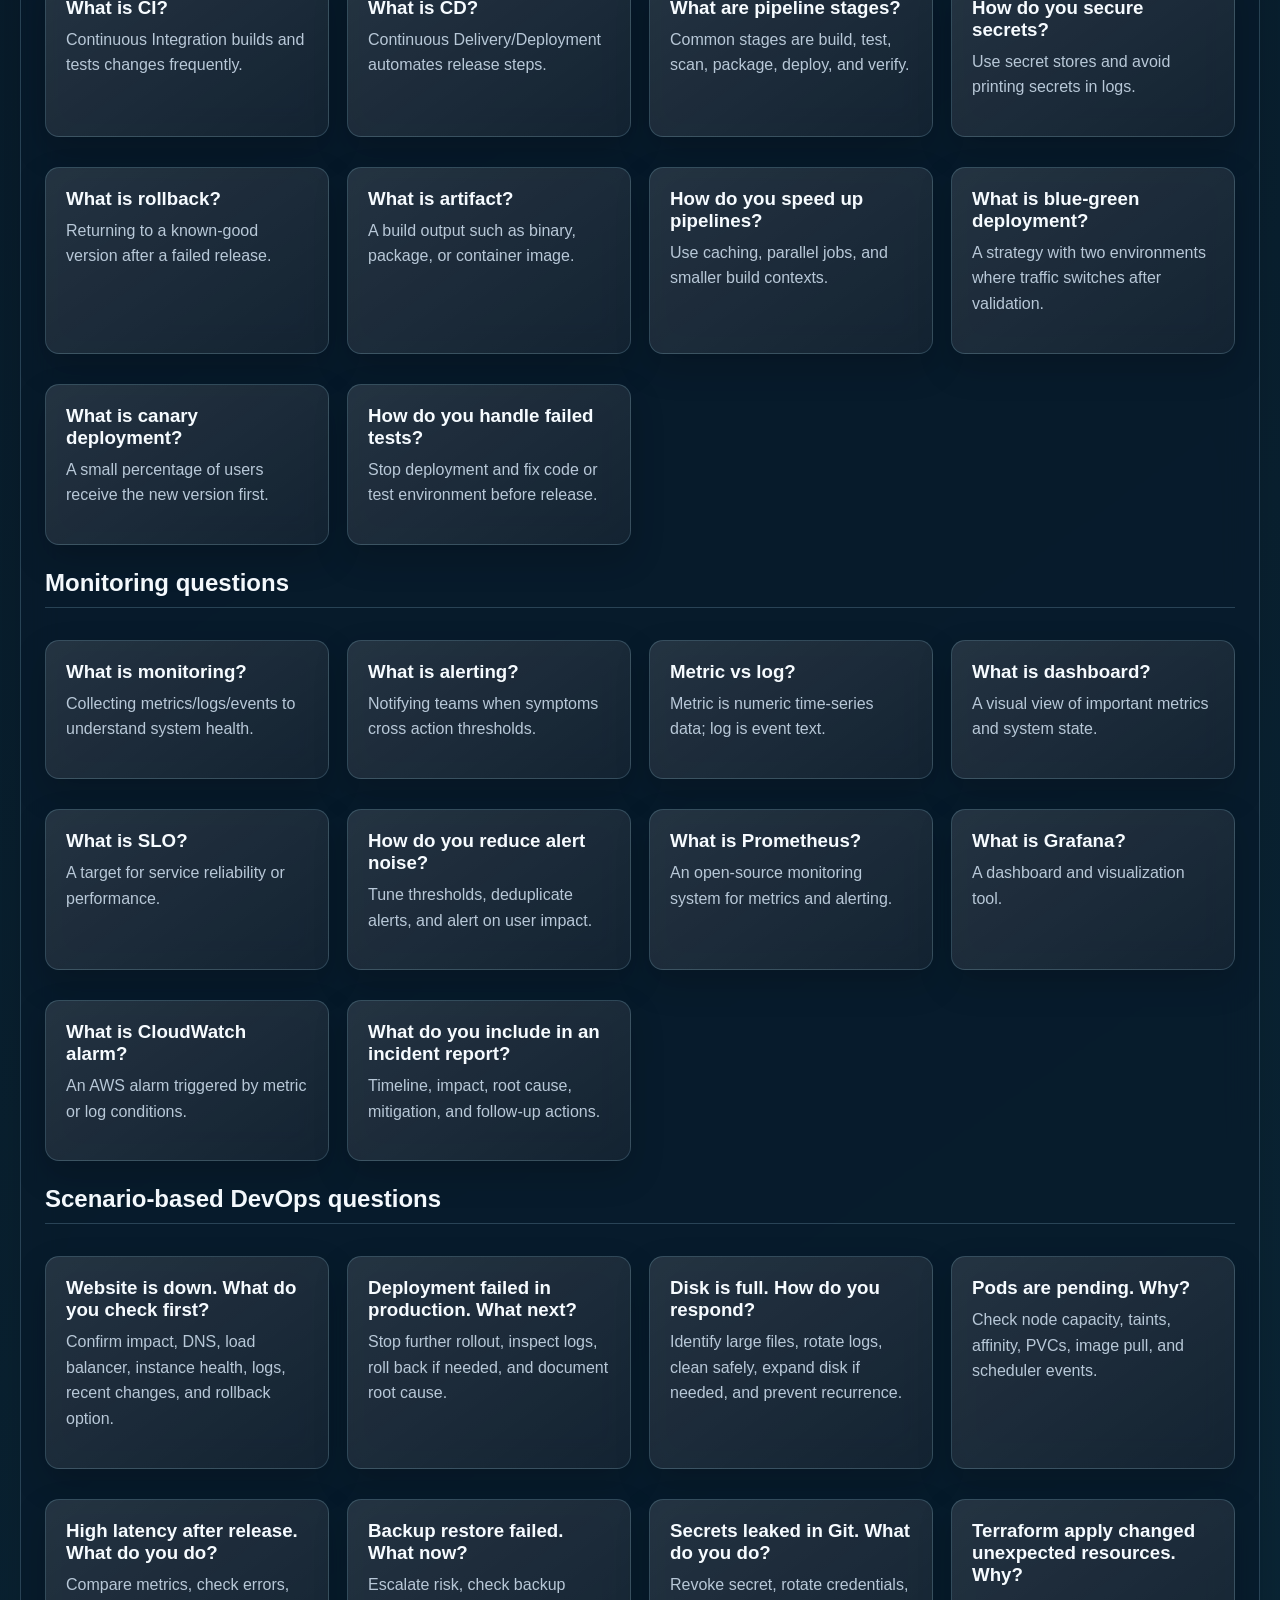
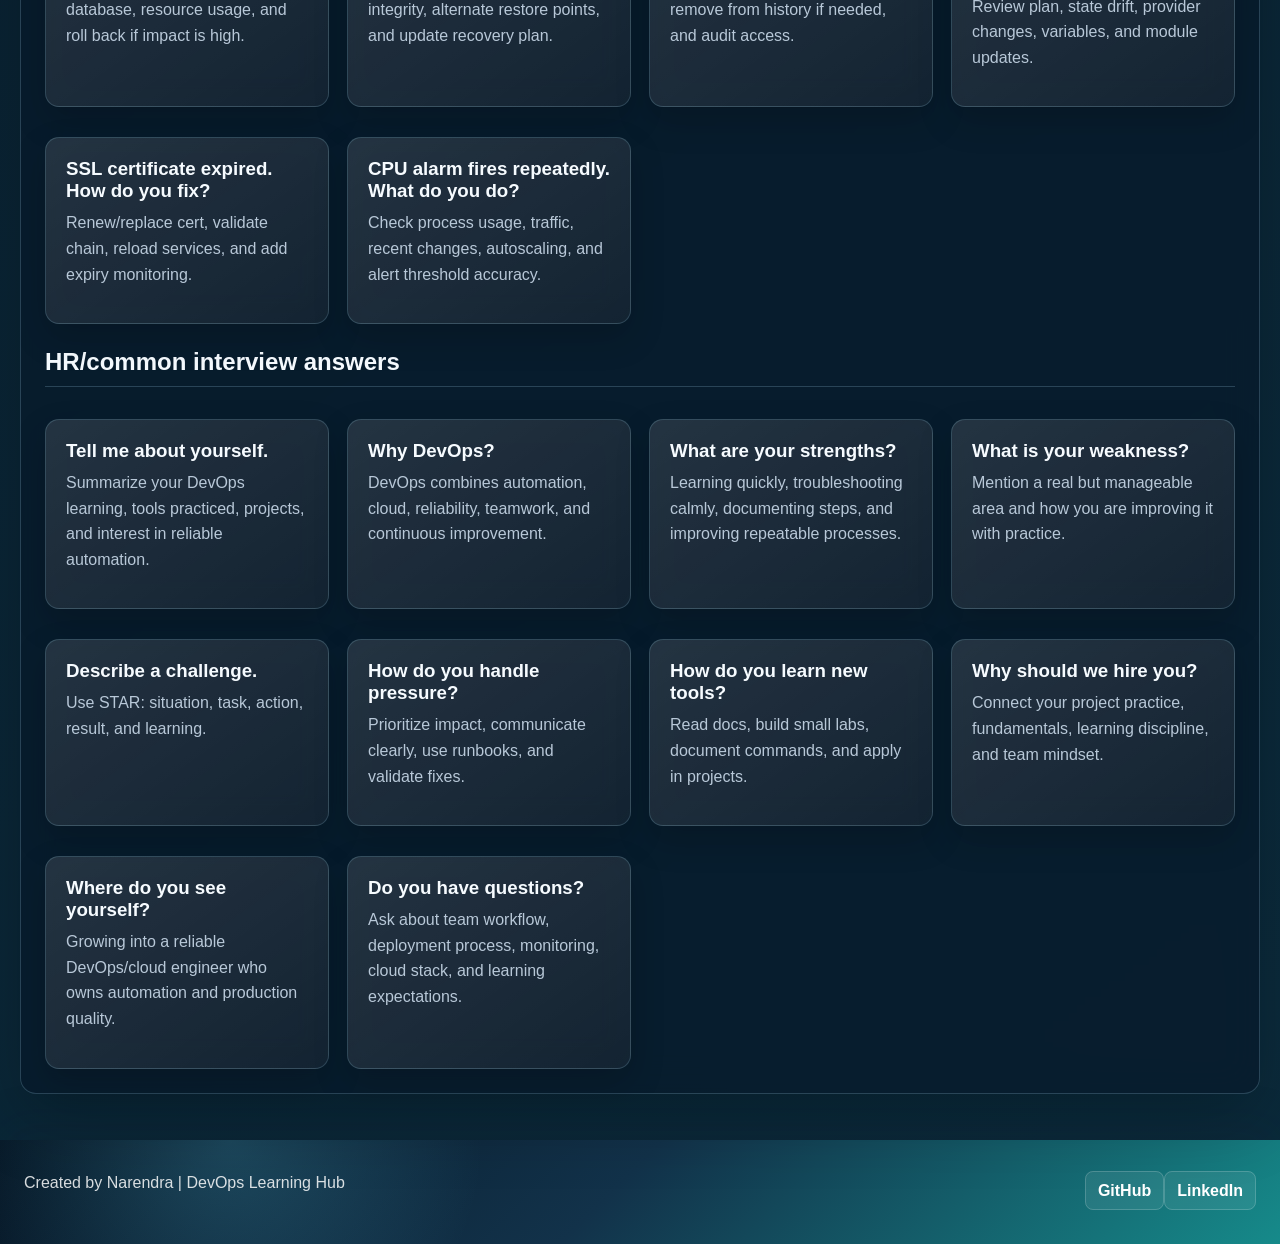
<file: interview.html>
<!DOCTYPE html>
<html lang="en">
<head>
  <!-- Google tag (gtag.js) -->
  <script async src="https://www.googletagmanager.com/gtag/js?id=G-WGKB6PZX94"></script>
  <script>
    window.dataLayer = window.dataLayer || [];
    function gtag(){dataLayer.push(arguments);}
    gtag('js', new Date());
    gtag('config', 'G-WGKB6PZX94');
  </script>
  <meta charset="UTF-8" /><meta name="viewport" content="width=device-width, initial-scale=1.0" />
  <meta name="theme-color" content="#168a8a" />
  <meta name="apple-mobile-web-app-capable" content="yes" />
  <meta name="apple-mobile-web-app-title" content="DevOps Hub" />
  <link rel="manifest" href="manifest.json" />
  <link rel="icon" type="image/png" sizes="192x192" href="assets/icons/icon-192.png" />
  <link rel="apple-touch-icon" href="assets/icons/icon-192.png" />
  <script src="pwa-register.js" defer></script><title>Interview Preparation | DevOps Learning Hub</title><link rel="stylesheet" href="style.css" /></head>
<body data-page="interview">
  <header class="site-header"><nav class="navbar" aria-label="Main navigation"><a class="brand" href="index.html"><span class="brand-mark">DL</span><span>Narendra DevOps Learning Hub</span></a><button class="menu-toggle" type="button" aria-label="Toggle navigation" aria-expanded="false">Menu</button><div class="nav-links" id="navLinks"><a href="index.html">Home</a><a href="roadmap.html">Roadmap</a><a href="projects.html">Projects</a><a href="aws-labs.html">AWS Labs</a><a href="linux.html">Linux</a><a href="docker-kubernetes.html">Docker/K8s</a><a href="terraform.html">Terraform</a><a href="cicd.html">CI/CD</a><a href="monitoring.html">Monitoring</a><a href="interview.html">Interview</a><a href="videos.html">Videos</a><a href="resume-linkedin.html">Resume</a><a href="contact.html">Contact</a></div></nav><section class="hero"><div class="hero-copy"><p class="eyebrow">Interview preparation</p><h1>DevOps Interview Questions and Short Answers</h1><p>Review topic-wise technical questions, scenario questions, and HR answers connected to practical DevOps work.</p></div><div class="hero-media"><div class="profile-hero-card"><div class="profile-card-copy"><span>Interview Prep</span><h2>Revise. Answer. Succeed.</h2><p>Narendra DevOps Learning Hub</p><div class="profile-badges"><b>Linux</b><b>AWS</b><b>Docker</b><b>K8s</b><b>HR</b></div></div><div class="profile-card-photo"><img src="assets/images/narendra-banner-photo.jpeg" alt="Narendra portrait for interview preparation" /></div></div></div></section></header>
  <main><section class="section"><div class="section-heading section-heading-row"><div><p class="eyebrow">Question bank</p><h2>Search interview questions</h2></div><label class="search-box"><span>Search questions</span><input type="search" data-filter-input="interviewContent" placeholder="Search Kubernetes, rollback, HR..." /></label></div><div id="interviewContent" data-render="interview"></div></section></main>
  <footer class="footer"><p>Created by Narendra | DevOps Learning Hub</p><div><a href="https://github.com/narendra09-devops" target="_blank" rel="noreferrer">GitHub</a><a href="https://www.linkedin.com/in/narendra09-devops" target="_blank" rel="noreferrer">LinkedIn</a></div></footer><script src="script.js"></script>
</body></html>
</file>
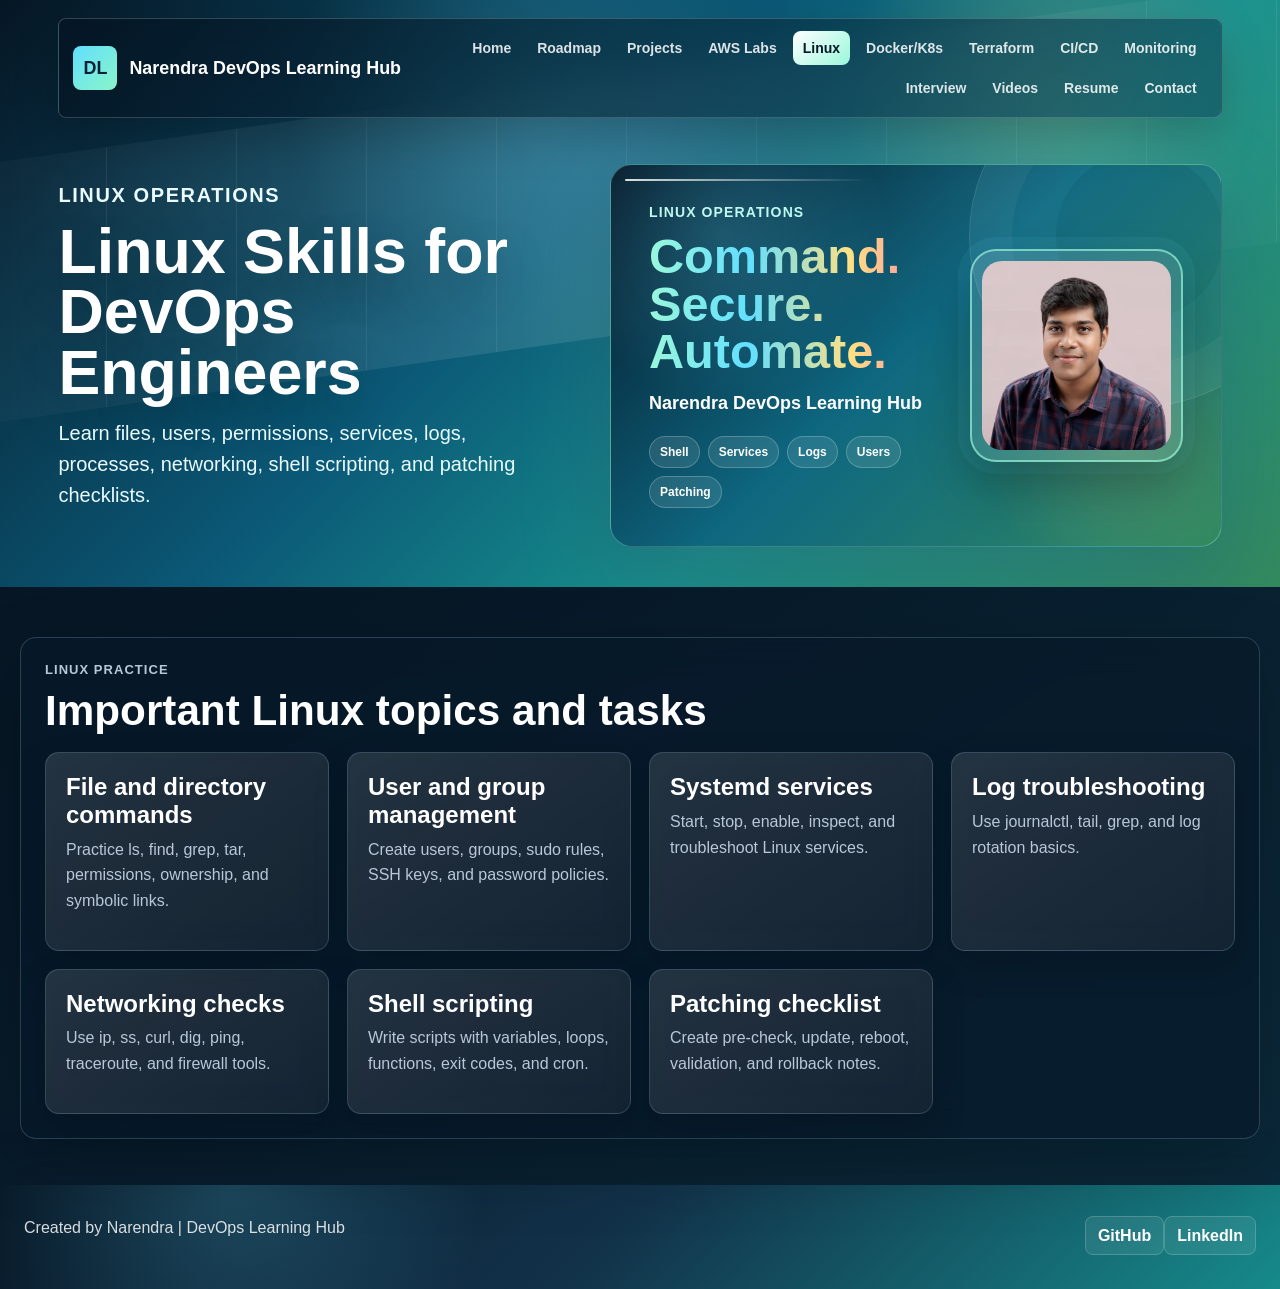
<file: linux.html>
<!DOCTYPE html>
<html lang="en">
<head>
  <!-- Google tag (gtag.js) -->
  <script async src="https://www.googletagmanager.com/gtag/js?id=G-WGKB6PZX94"></script>
  <script>
    window.dataLayer = window.dataLayer || [];
    function gtag(){dataLayer.push(arguments);}
    gtag('js', new Date());
    gtag('config', 'G-WGKB6PZX94');
  </script>
  <meta charset="UTF-8" /><meta name="viewport" content="width=device-width, initial-scale=1.0" />
  <meta name="theme-color" content="#168a8a" />
  <meta name="apple-mobile-web-app-capable" content="yes" />
  <meta name="apple-mobile-web-app-title" content="DevOps Hub" />
  <link rel="manifest" href="manifest.json" />
  <link rel="icon" type="image/png" sizes="192x192" href="assets/icons/icon-192.png" />
  <link rel="apple-touch-icon" href="assets/icons/icon-192.png" />
  <script src="pwa-register.js" defer></script><title>Linux | DevOps Learning Hub</title><link rel="stylesheet" href="style.css" /></head>
<body data-page="linux">
  <header class="site-header"><nav class="navbar" aria-label="Main navigation"><a class="brand" href="index.html"><span class="brand-mark">DL</span><span>Narendra DevOps Learning Hub</span></a><button class="menu-toggle" type="button" aria-label="Toggle navigation" aria-expanded="false">Menu</button><div class="nav-links" id="navLinks"><a href="index.html">Home</a><a href="roadmap.html">Roadmap</a><a href="projects.html">Projects</a><a href="aws-labs.html">AWS Labs</a><a href="linux.html">Linux</a><a href="docker-kubernetes.html">Docker/K8s</a><a href="terraform.html">Terraform</a><a href="cicd.html">CI/CD</a><a href="monitoring.html">Monitoring</a><a href="interview.html">Interview</a><a href="videos.html">Videos</a><a href="resume-linkedin.html">Resume</a><a href="contact.html">Contact</a></div></nav><section class="hero"><div class="hero-copy"><p class="eyebrow">Linux operations</p><h1>Linux Skills for DevOps Engineers</h1><p>Learn files, users, permissions, services, logs, processes, networking, shell scripting, and patching checklists.</p></div><div class="hero-media"><div class="profile-hero-card"><div class="profile-card-copy"><span>Linux Operations</span><h2>Command. Secure. Automate.</h2><p>Narendra DevOps Learning Hub</p><div class="profile-badges"><b>Shell</b><b>Services</b><b>Logs</b><b>Users</b><b>Patching</b></div></div><div class="profile-card-photo"><img src="assets/images/narendra-banner-photo.jpeg" alt="Narendra portrait for Linux operations" /></div></div></div></section></header>
  <main><section class="section"><div class="section-heading"><p class="eyebrow">Linux practice</p><h2>Important Linux topics and tasks</h2></div><div class="lab-grid" data-render="linux-labs"></div></section></main>
  <footer class="footer"><p>Created by Narendra | DevOps Learning Hub</p><div><a href="https://github.com/narendra09-devops" target="_blank" rel="noreferrer">GitHub</a><a href="https://www.linkedin.com/in/narendra09-devops" target="_blank" rel="noreferrer">LinkedIn</a></div></footer><script src="script.js"></script>
</body></html>
</file>
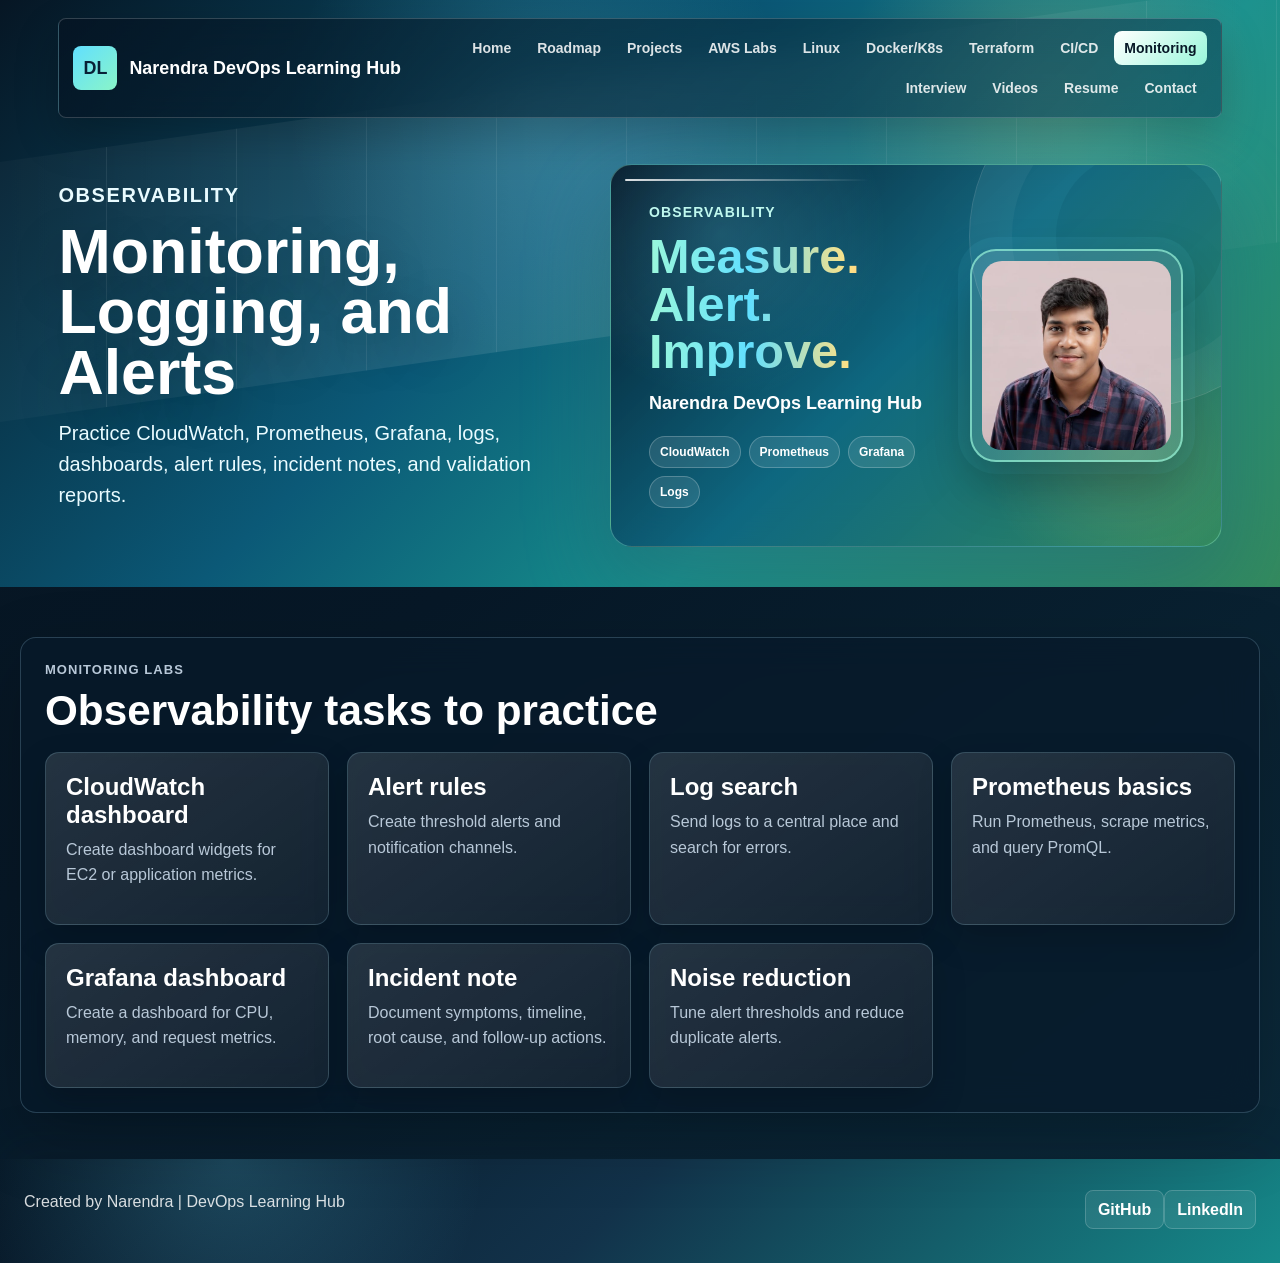
<file: monitoring.html>
<!DOCTYPE html>
<html lang="en">
<head>
  <!-- Google tag (gtag.js) -->
  <script async src="https://www.googletagmanager.com/gtag/js?id=G-WGKB6PZX94"></script>
  <script>
    window.dataLayer = window.dataLayer || [];
    function gtag(){dataLayer.push(arguments);}
    gtag('js', new Date());
    gtag('config', 'G-WGKB6PZX94');
  </script>
  <meta charset="UTF-8" /><meta name="viewport" content="width=device-width, initial-scale=1.0" />
  <meta name="theme-color" content="#168a8a" />
  <meta name="apple-mobile-web-app-capable" content="yes" />
  <meta name="apple-mobile-web-app-title" content="DevOps Hub" />
  <link rel="manifest" href="manifest.json" />
  <link rel="icon" type="image/png" sizes="192x192" href="assets/icons/icon-192.png" />
  <link rel="apple-touch-icon" href="assets/icons/icon-192.png" />
  <script src="pwa-register.js" defer></script><title>Monitoring | DevOps Learning Hub</title><link rel="stylesheet" href="style.css" /></head>
<body data-page="monitoring">
  <header class="site-header"><nav class="navbar" aria-label="Main navigation"><a class="brand" href="index.html"><span class="brand-mark">DL</span><span>Narendra DevOps Learning Hub</span></a><button class="menu-toggle" type="button" aria-label="Toggle navigation" aria-expanded="false">Menu</button><div class="nav-links" id="navLinks"><a href="index.html">Home</a><a href="roadmap.html">Roadmap</a><a href="projects.html">Projects</a><a href="aws-labs.html">AWS Labs</a><a href="linux.html">Linux</a><a href="docker-kubernetes.html">Docker/K8s</a><a href="terraform.html">Terraform</a><a href="cicd.html">CI/CD</a><a href="monitoring.html">Monitoring</a><a href="interview.html">Interview</a><a href="videos.html">Videos</a><a href="resume-linkedin.html">Resume</a><a href="contact.html">Contact</a></div></nav><section class="hero"><div class="hero-copy"><p class="eyebrow">Observability</p><h1>Monitoring, Logging, and Alerts</h1><p>Practice CloudWatch, Prometheus, Grafana, logs, dashboards, alert rules, incident notes, and validation reports.</p></div><div class="hero-media"><div class="profile-hero-card"><div class="profile-card-copy"><span>Observability</span><h2>Measure. Alert. Improve.</h2><p>Narendra DevOps Learning Hub</p><div class="profile-badges"><b>CloudWatch</b><b>Prometheus</b><b>Grafana</b><b>Logs</b></div></div><div class="profile-card-photo"><img src="assets/images/narendra-banner-photo.jpeg" alt="Narendra portrait for monitoring" /></div></div></div></section></header>
  <main><section class="section"><div class="section-heading"><p class="eyebrow">Monitoring labs</p><h2>Observability tasks to practice</h2></div><div class="lab-grid" data-render="monitoring-labs"></div></section></main>
  <footer class="footer"><p>Created by Narendra | DevOps Learning Hub</p><div><a href="https://github.com/narendra09-devops" target="_blank" rel="noreferrer">GitHub</a><a href="https://www.linkedin.com/in/narendra09-devops" target="_blank" rel="noreferrer">LinkedIn</a></div></footer><script src="script.js"></script>
</body></html>
</file>
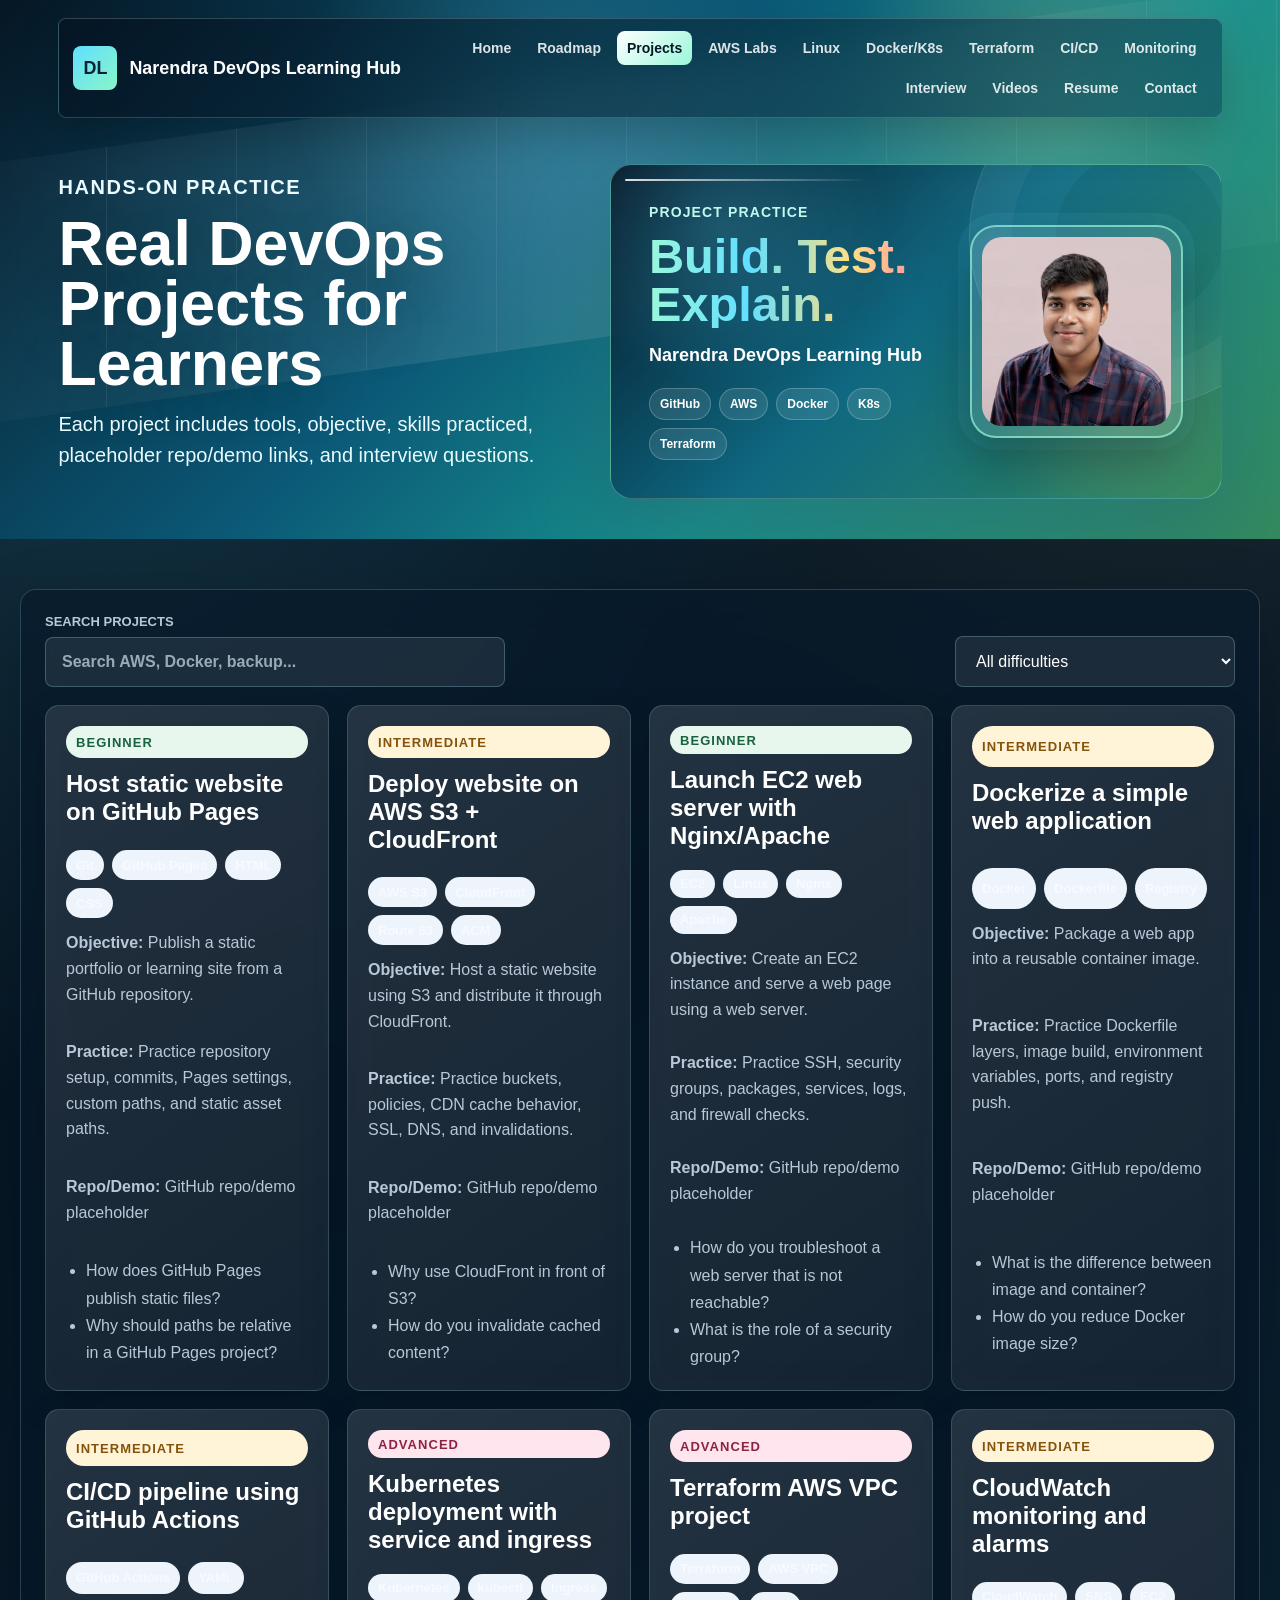
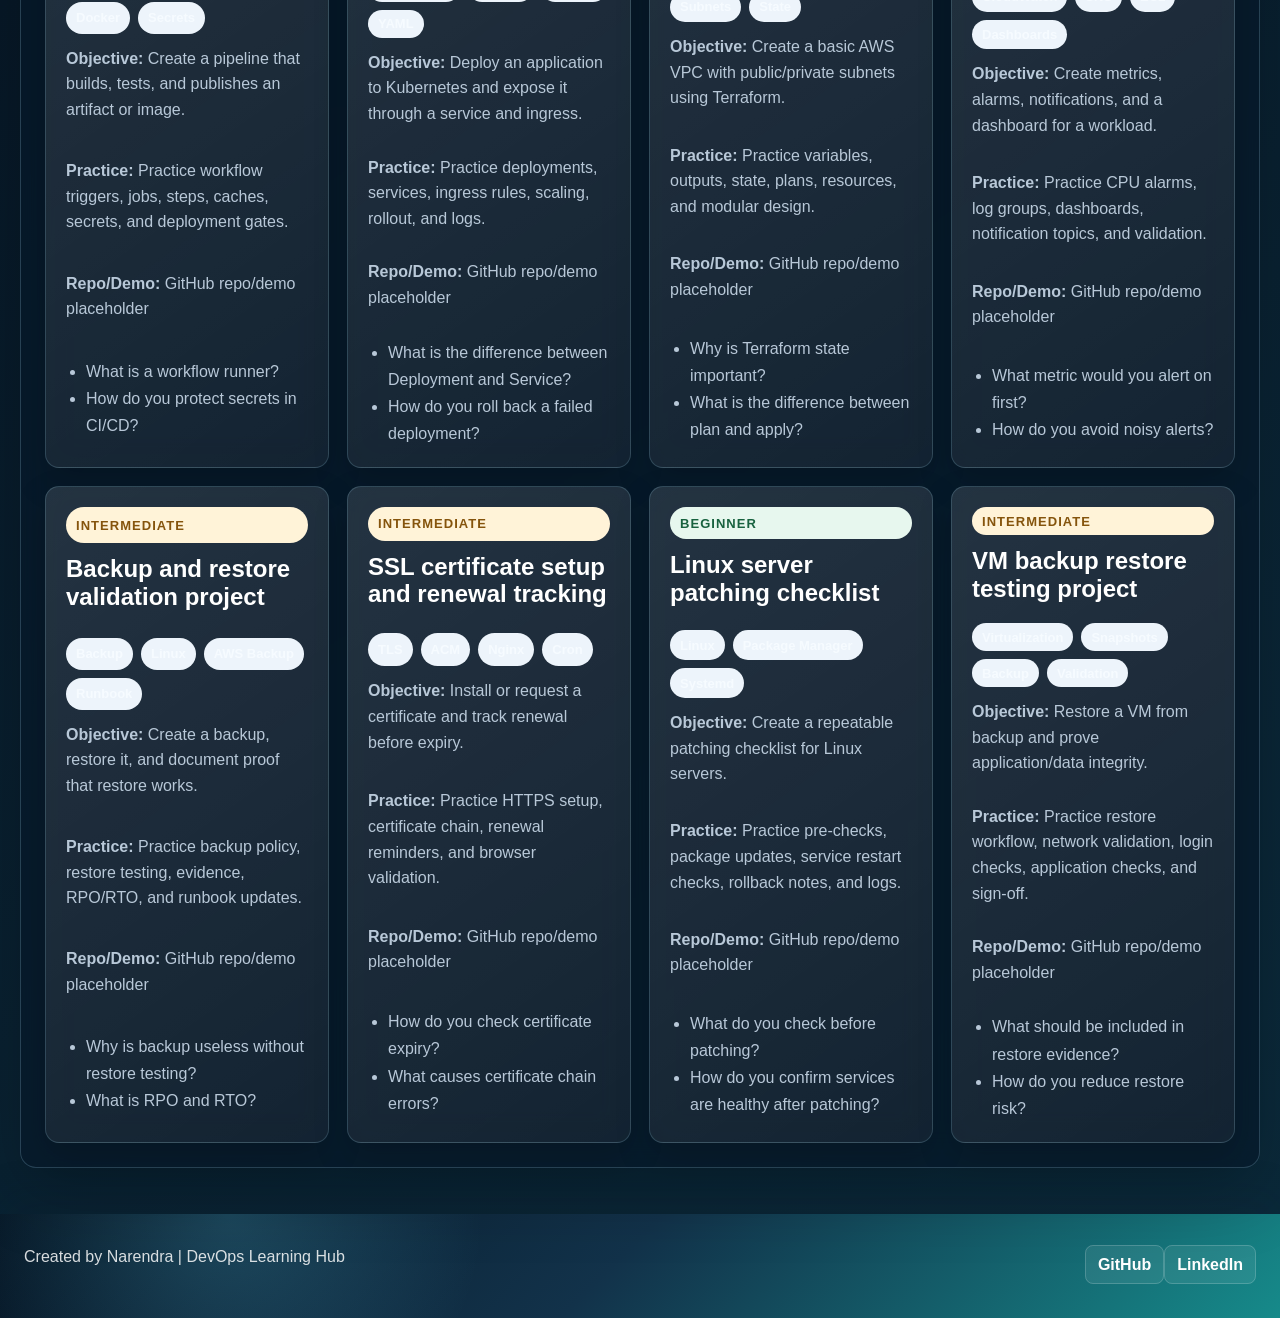
<file: projects.html>
<!DOCTYPE html>
<html lang="en">
<head>
  <!-- Google tag (gtag.js) -->
  <script async src="https://www.googletagmanager.com/gtag/js?id=G-WGKB6PZX94"></script>
  <script>
    window.dataLayer = window.dataLayer || [];
    function gtag(){dataLayer.push(arguments);}
    gtag('js', new Date());
    gtag('config', 'G-WGKB6PZX94');
  </script>
  <meta charset="UTF-8" />
  <meta name="viewport" content="width=device-width, initial-scale=1.0" />
  <meta name="theme-color" content="#168a8a" />
  <meta name="apple-mobile-web-app-capable" content="yes" />
  <meta name="apple-mobile-web-app-title" content="DevOps Hub" />
  <link rel="manifest" href="manifest.json" />
  <link rel="icon" type="image/png" sizes="192x192" href="assets/icons/icon-192.png" />
  <link rel="apple-touch-icon" href="assets/icons/icon-192.png" />
  <script src="pwa-register.js" defer></script>
  <title>Projects | DevOps Learning Hub</title>
  <link rel="stylesheet" href="style.css" />
</head>
<body data-page="projects">
  <header class="site-header">
    <nav class="navbar" aria-label="Main navigation">
      <a class="brand" href="index.html"><span class="brand-mark">DL</span><span>Narendra DevOps Learning Hub</span></a>
      <button class="menu-toggle" type="button" aria-label="Toggle navigation" aria-expanded="false">Menu</button>
      <div class="nav-links" id="navLinks"><a href="index.html">Home</a><a href="roadmap.html">Roadmap</a><a href="projects.html">Projects</a><a href="aws-labs.html">AWS Labs</a><a href="linux.html">Linux</a><a href="docker-kubernetes.html">Docker/K8s</a><a href="terraform.html">Terraform</a><a href="cicd.html">CI/CD</a><a href="monitoring.html">Monitoring</a><a href="interview.html">Interview</a><a href="videos.html">Videos</a><a href="resume-linkedin.html">Resume</a><a href="contact.html">Contact</a></div>
    </nav>
    <section class="hero"><div class="hero-copy"><p class="eyebrow">Hands-on practice</p><h1>Real DevOps Projects for Learners</h1><p>Each project includes tools, objective, skills practiced, placeholder repo/demo links, and interview questions.</p></div><div class="hero-media"><div class="profile-hero-card"><div class="profile-card-copy"><span>Project Practice</span><h2>Build. Test. Explain.</h2><p>Narendra DevOps Learning Hub</p><div class="profile-badges"><b>GitHub</b><b>AWS</b><b>Docker</b><b>K8s</b><b>Terraform</b></div></div><div class="profile-card-photo"><img src="assets/images/narendra-banner-photo.jpeg" alt="Narendra portrait for DevOps projects" /></div></div></div></section>
  </header>
  <main>
    <section class="section">
      <div class="filter-row">
        <label class="search-box"><span>Search projects</span><input type="search" data-filter-input="projectGrid" placeholder="Search AWS, Docker, backup..." /></label>
        <select class="filter-select" id="difficultyFilter" aria-label="Filter projects by difficulty"><option value="">All difficulties</option><option value="Beginner">Beginner</option><option value="Intermediate">Intermediate</option><option value="Advanced">Advanced</option></select>
      </div>
      <div class="card-grid" id="projectGrid" data-render="projects"></div>
    </section>
  </main>
  <footer class="footer"><p>Created by Narendra | DevOps Learning Hub</p><div><a href="https://github.com/narendra09-devops" target="_blank" rel="noreferrer">GitHub</a><a href="https://www.linkedin.com/in/narendra09-devops" target="_blank" rel="noreferrer">LinkedIn</a></div></footer>
  <script src="script.js"></script>
</body>
</html>
</file>
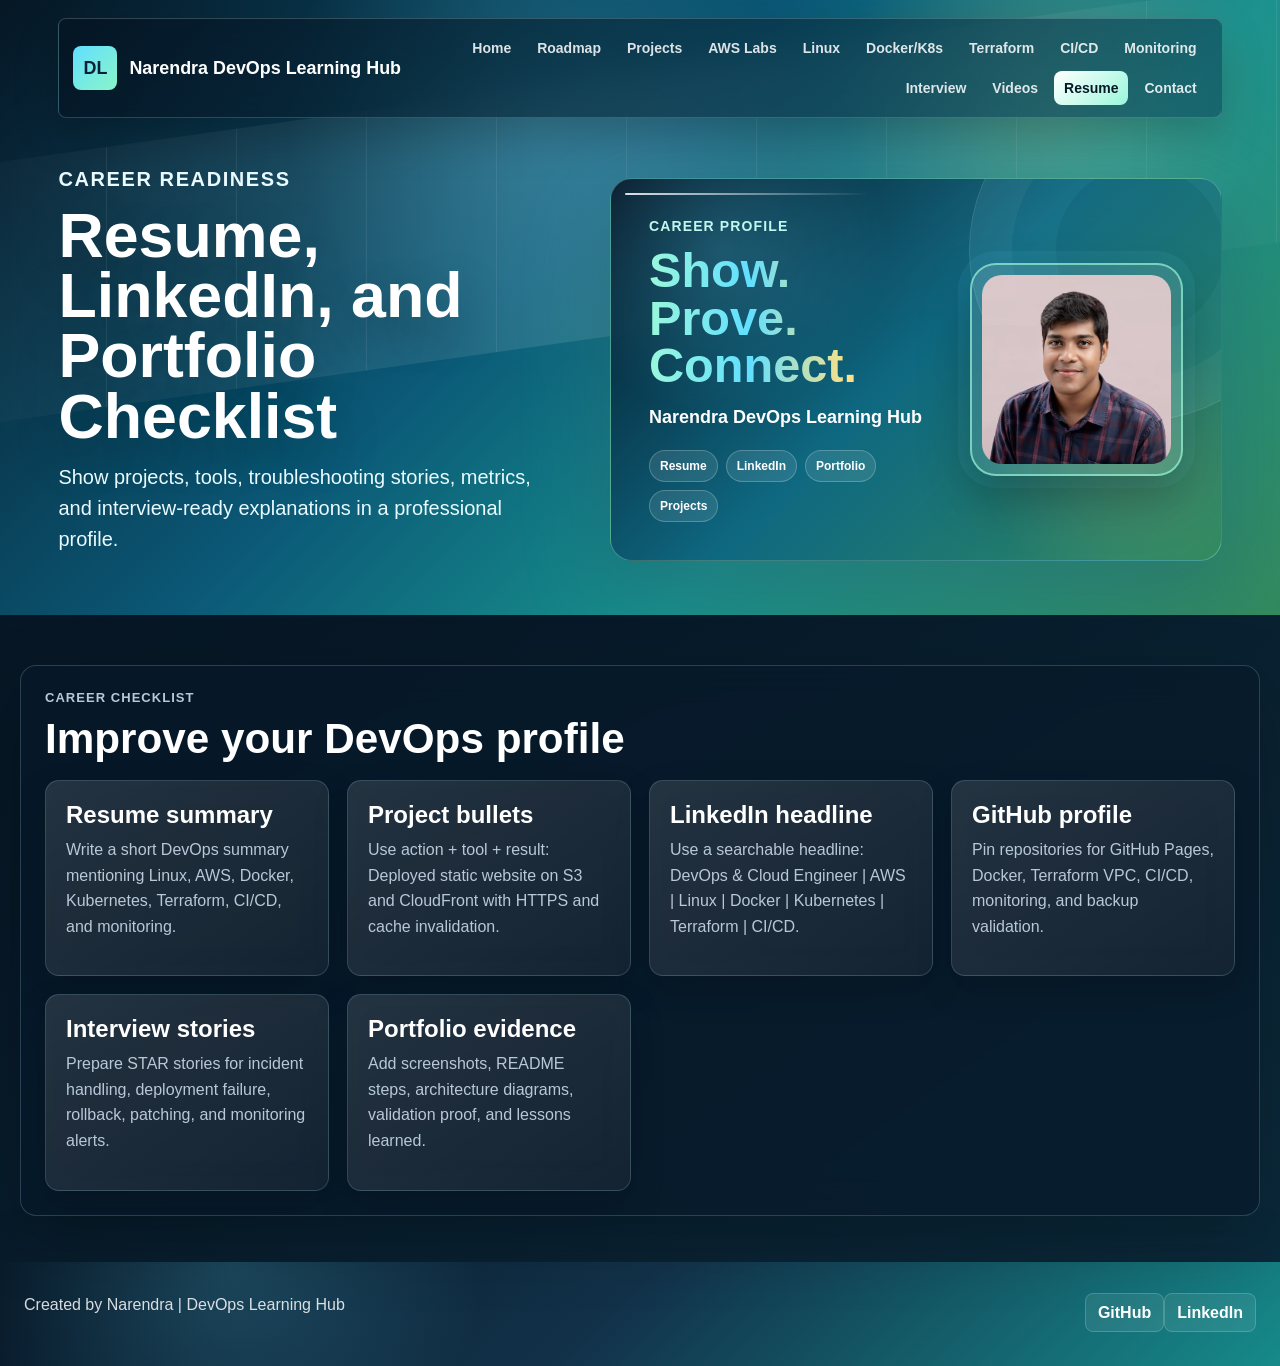
<file: resume-linkedin.html>
<!DOCTYPE html>
<html lang="en">
<head>
  <!-- Google tag (gtag.js) -->
  <script async src="https://www.googletagmanager.com/gtag/js?id=G-WGKB6PZX94"></script>
  <script>
    window.dataLayer = window.dataLayer || [];
    function gtag(){dataLayer.push(arguments);}
    gtag('js', new Date());
    gtag('config', 'G-WGKB6PZX94');
  </script>
  <meta charset="UTF-8" /><meta name="viewport" content="width=device-width, initial-scale=1.0" />
  <meta name="theme-color" content="#168a8a" />
  <meta name="apple-mobile-web-app-capable" content="yes" />
  <meta name="apple-mobile-web-app-title" content="DevOps Hub" />
  <link rel="manifest" href="manifest.json" />
  <link rel="icon" type="image/png" sizes="192x192" href="assets/icons/icon-192.png" />
  <link rel="apple-touch-icon" href="assets/icons/icon-192.png" />
  <script src="pwa-register.js" defer></script><title>Resume & LinkedIn | DevOps Learning Hub</title><link rel="stylesheet" href="style.css" /></head>
<body data-page="resume-linkedin">
  <header class="site-header"><nav class="navbar" aria-label="Main navigation"><a class="brand" href="index.html"><span class="brand-mark">DL</span><span>Narendra DevOps Learning Hub</span></a><button class="menu-toggle" type="button" aria-label="Toggle navigation" aria-expanded="false">Menu</button><div class="nav-links" id="navLinks"><a href="index.html">Home</a><a href="roadmap.html">Roadmap</a><a href="projects.html">Projects</a><a href="aws-labs.html">AWS Labs</a><a href="linux.html">Linux</a><a href="docker-kubernetes.html">Docker/K8s</a><a href="terraform.html">Terraform</a><a href="cicd.html">CI/CD</a><a href="monitoring.html">Monitoring</a><a href="interview.html">Interview</a><a href="videos.html">Videos</a><a href="resume-linkedin.html">Resume</a><a href="contact.html">Contact</a></div></nav><section class="hero"><div class="hero-copy"><p class="eyebrow">Career readiness</p><h1>Resume, LinkedIn, and Portfolio Checklist</h1><p>Show projects, tools, troubleshooting stories, metrics, and interview-ready explanations in a professional profile.</p></div><div class="hero-media"><div class="profile-hero-card"><div class="profile-card-copy"><span>Career Profile</span><h2>Show. Prove. Connect.</h2><p>Narendra DevOps Learning Hub</p><div class="profile-badges"><b>Resume</b><b>LinkedIn</b><b>Portfolio</b><b>Projects</b></div></div><div class="profile-card-photo"><img src="assets/images/narendra-banner-photo.jpeg" alt="Narendra portrait for resume and LinkedIn" /></div></div></div></section></header>
  <main><section class="section"><div class="section-heading"><p class="eyebrow">Career checklist</p><h2>Improve your DevOps profile</h2></div><div class="resume-grid" data-render="resume"></div></section></main>
  <footer class="footer"><p>Created by Narendra | DevOps Learning Hub</p><div><a href="https://github.com/narendra09-devops" target="_blank" rel="noreferrer">GitHub</a><a href="https://www.linkedin.com/in/narendra09-devops" target="_blank" rel="noreferrer">LinkedIn</a></div></footer><script src="script.js"></script>
</body></html>
</file>
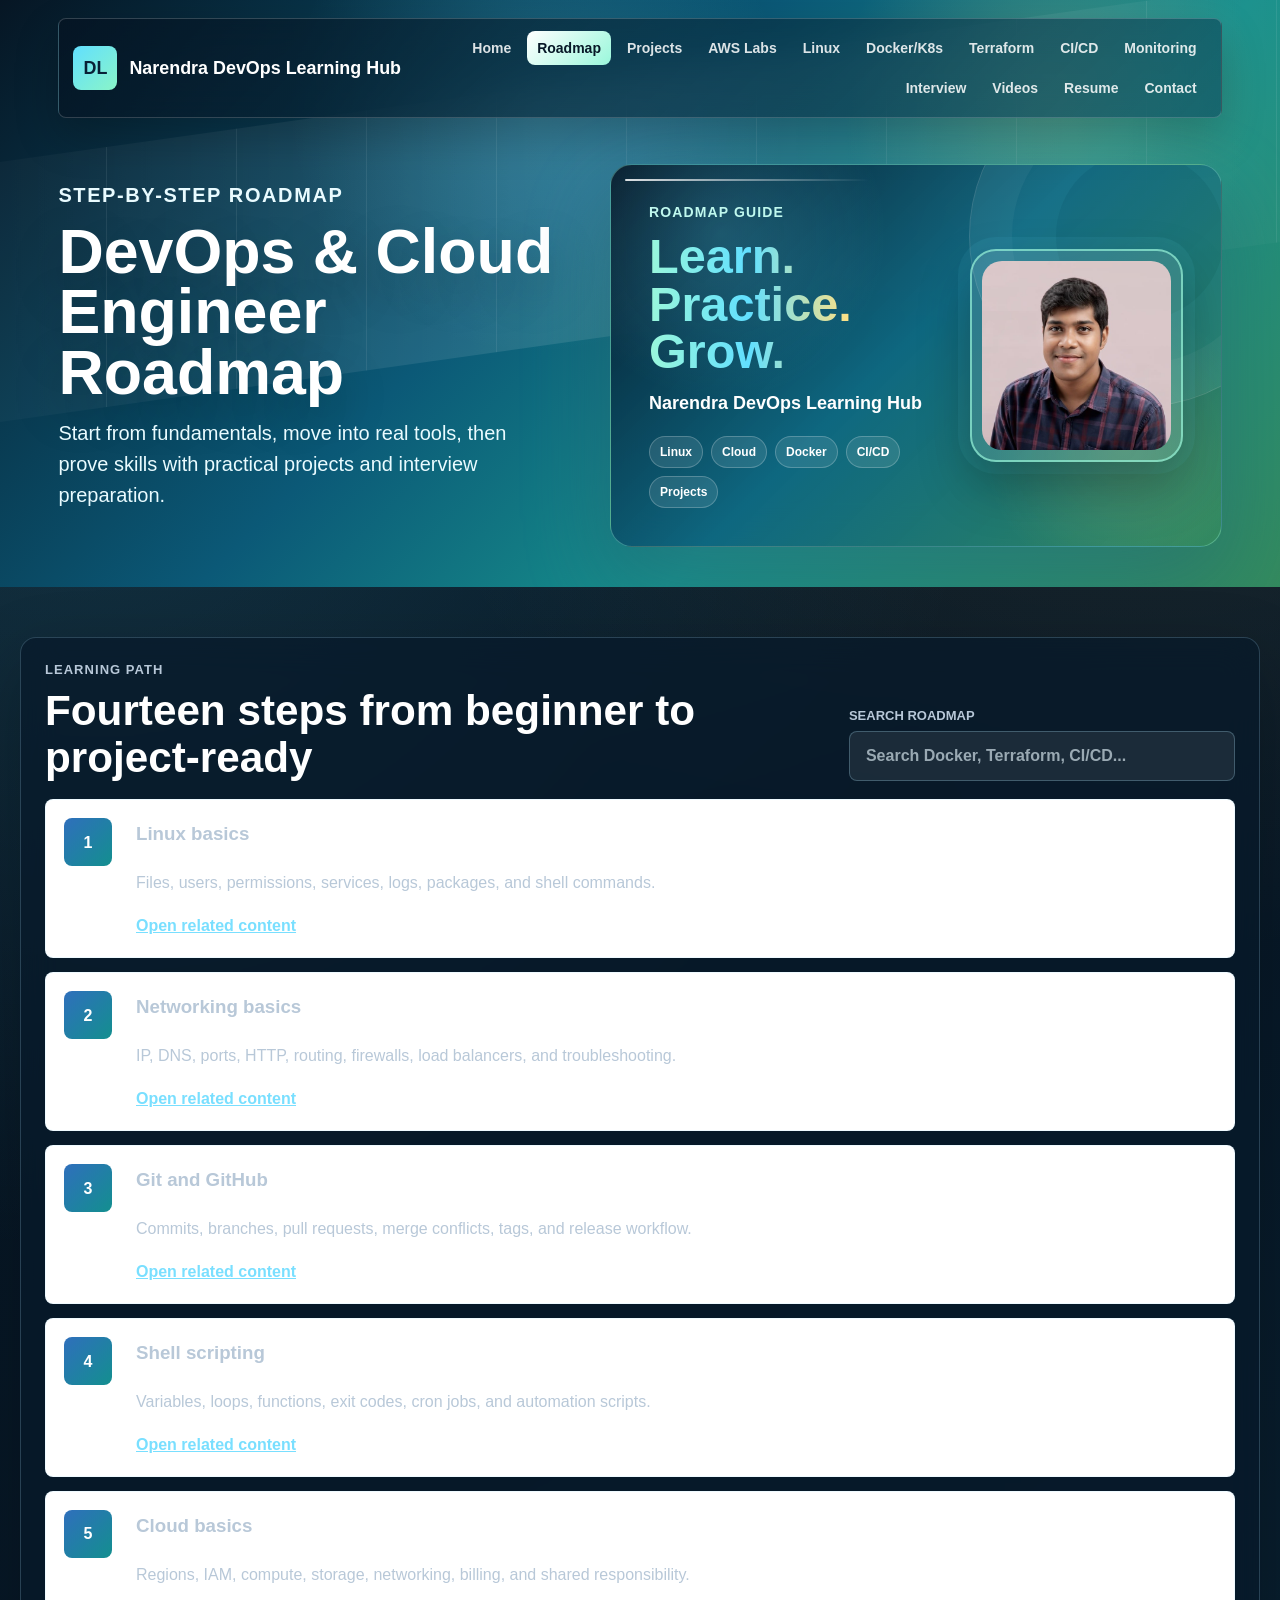
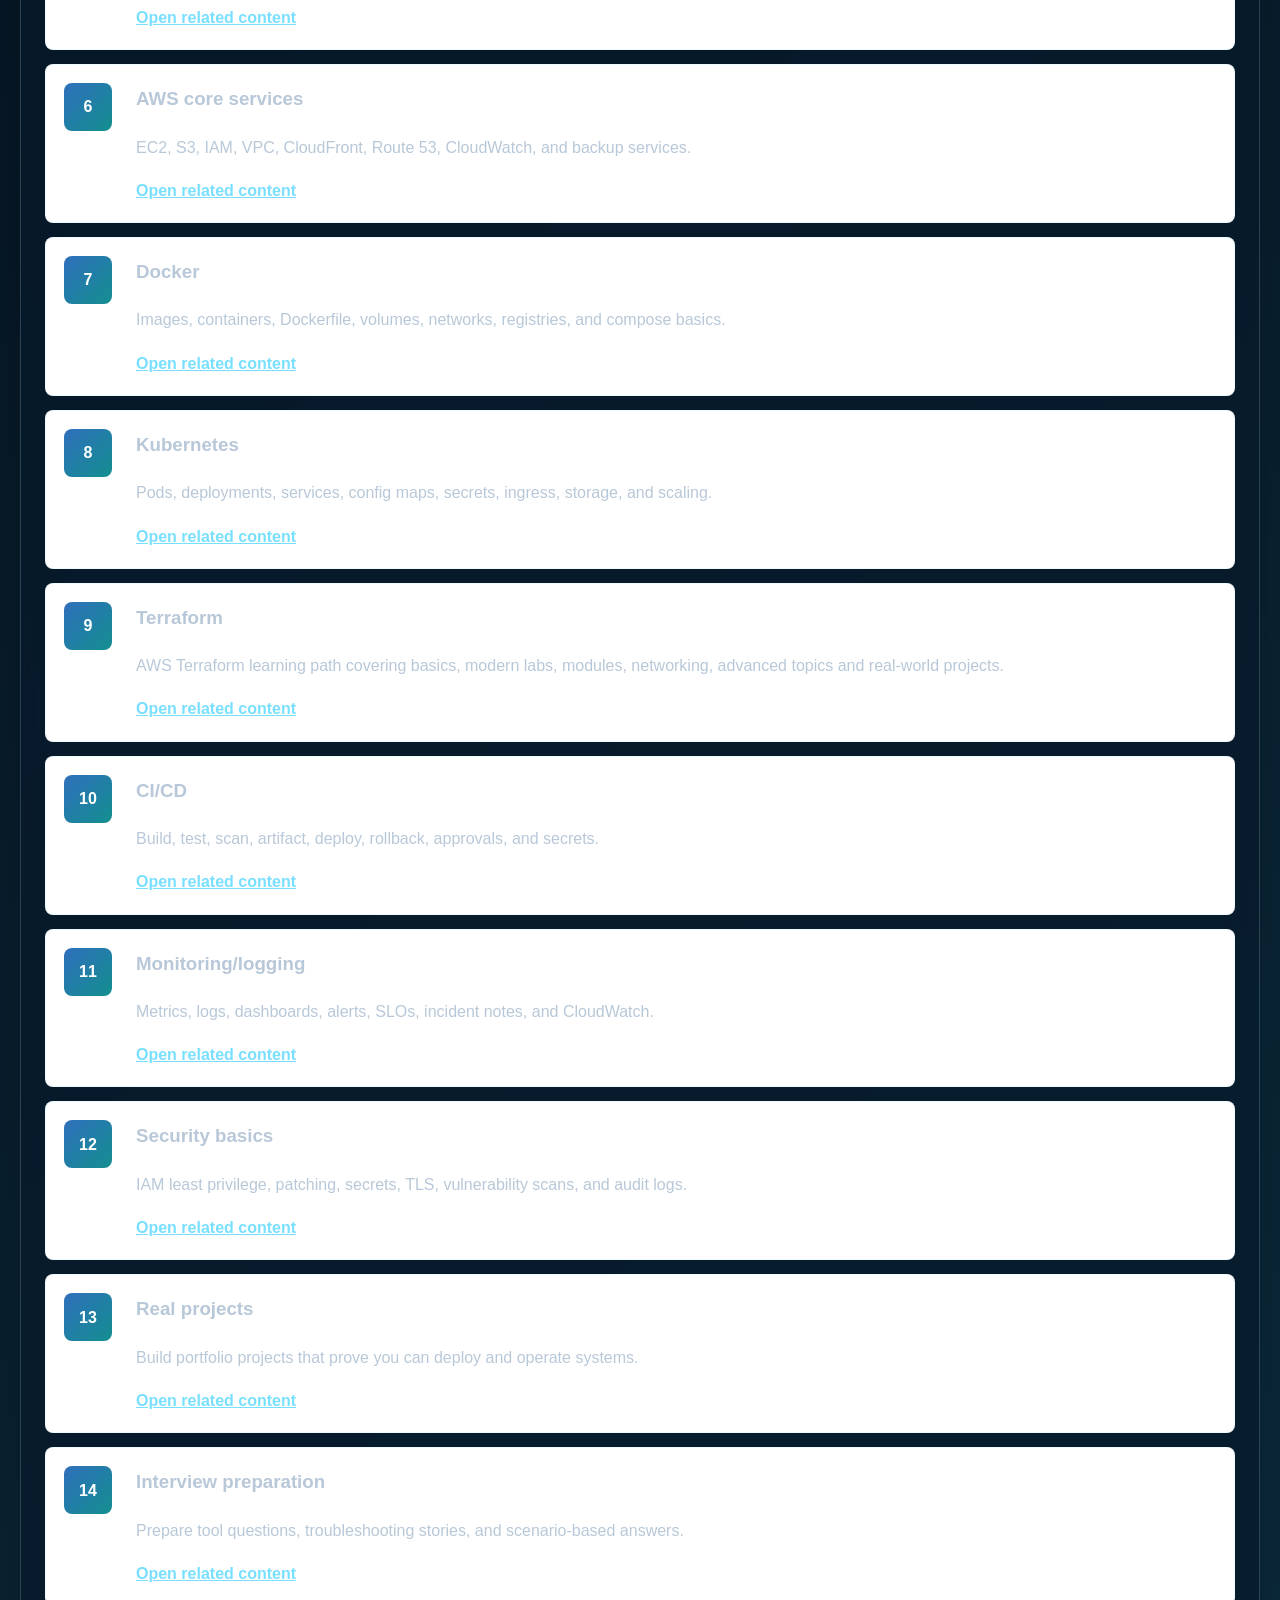
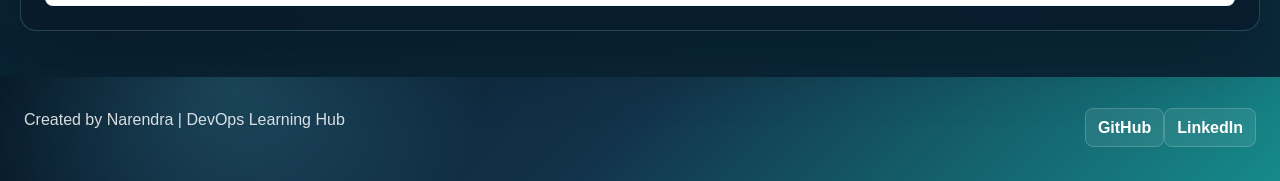
<file: roadmap.html>
<!DOCTYPE html>
<html lang="en">
<head>
  <!-- Google tag (gtag.js) -->
  <script async src="https://www.googletagmanager.com/gtag/js?id=G-WGKB6PZX94"></script>
  <script>
    window.dataLayer = window.dataLayer || [];
    function gtag(){dataLayer.push(arguments);}
    gtag('js', new Date());
    gtag('config', 'G-WGKB6PZX94');
  </script>
  <meta charset="UTF-8" />
  <meta name="viewport" content="width=device-width, initial-scale=1.0" />
  <meta name="theme-color" content="#168a8a" />
  <meta name="apple-mobile-web-app-capable" content="yes" />
  <meta name="apple-mobile-web-app-title" content="DevOps Hub" />
  <link rel="manifest" href="manifest.json" />
  <link rel="icon" type="image/png" sizes="192x192" href="assets/icons/icon-192.png" />
  <link rel="apple-touch-icon" href="assets/icons/icon-192.png" />
  <script src="pwa-register.js" defer></script>
  <title>DevOps Roadmap | DevOps Learning Hub</title>
  <link rel="stylesheet" href="style.css" />
</head>
<body data-page="roadmap">
  <header class="site-header">
    <nav class="navbar" aria-label="Main navigation">
      <a class="brand" href="index.html"><span class="brand-mark">DL</span><span>Narendra DevOps Learning Hub</span></a>
      <button class="menu-toggle" type="button" aria-label="Toggle navigation" aria-expanded="false">Menu</button>
      <div class="nav-links" id="navLinks">
        <a href="index.html">Home</a><a href="roadmap.html">Roadmap</a><a href="projects.html">Projects</a><a href="aws-labs.html">AWS Labs</a><a href="linux.html">Linux</a><a href="docker-kubernetes.html">Docker/K8s</a><a href="terraform.html">Terraform</a><a href="cicd.html">CI/CD</a><a href="monitoring.html">Monitoring</a><a href="interview.html">Interview</a><a href="videos.html">Videos</a><a href="resume-linkedin.html">Resume</a><a href="contact.html">Contact</a>
      </div>
    </nav>
    <section class="hero">
      <div class="hero-copy">
        <p class="eyebrow">Step-by-step roadmap</p>
        <h1>DevOps & Cloud Engineer Roadmap</h1>
        <p>Start from fundamentals, move into real tools, then prove skills with practical projects and interview preparation.</p>
      </div>
      <div class="hero-media"><div class="profile-hero-card"><div class="profile-card-copy"><span>Roadmap Guide</span><h2>Learn. Practice. Grow.</h2><p>Narendra DevOps Learning Hub</p><div class="profile-badges"><b>Linux</b><b>Cloud</b><b>Docker</b><b>CI/CD</b><b>Projects</b></div></div><div class="profile-card-photo"><img src="assets/images/narendra-banner-photo.jpeg" alt="Narendra portrait for roadmap" /></div></div></div>
    </section>
  </header>
  <main>
    <section class="section">
      <div class="section-heading section-heading-row">
        <div><p class="eyebrow">Learning path</p><h2>Fourteen steps from beginner to project-ready</h2></div>
        <label class="search-box"><span>Search roadmap</span><input type="search" data-filter-input="roadmapList" placeholder="Search Docker, Terraform, CI/CD..." /></label>
      </div>
      <ol class="roadmap-list" id="roadmapList" data-render="roadmap-full"></ol>
    </section>
  </main>
  <footer class="footer"><p>Created by Narendra | DevOps Learning Hub</p><div><a href="https://github.com/narendra09-devops" target="_blank" rel="noreferrer">GitHub</a><a href="https://www.linkedin.com/in/narendra09-devops" target="_blank" rel="noreferrer">LinkedIn</a></div></footer>
  <script src="script.js"></script>
</body>
</html>
</file>
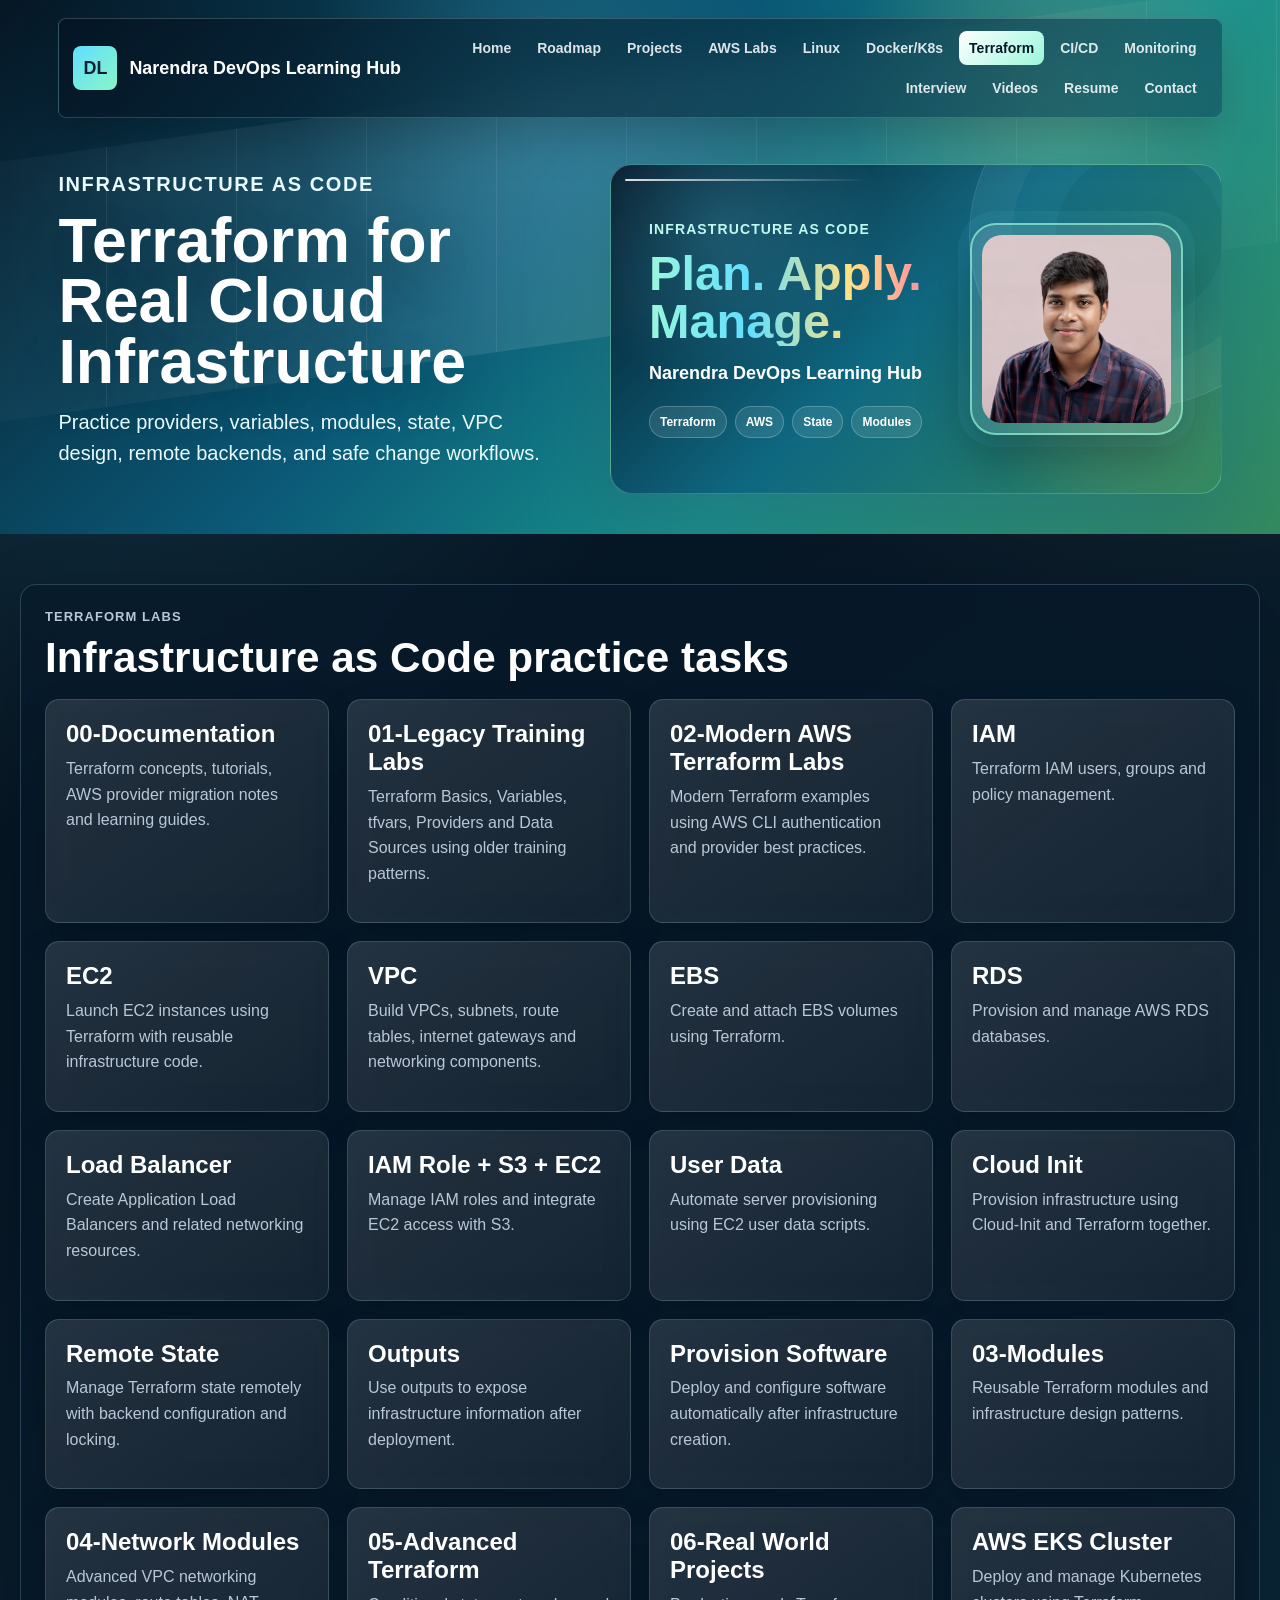
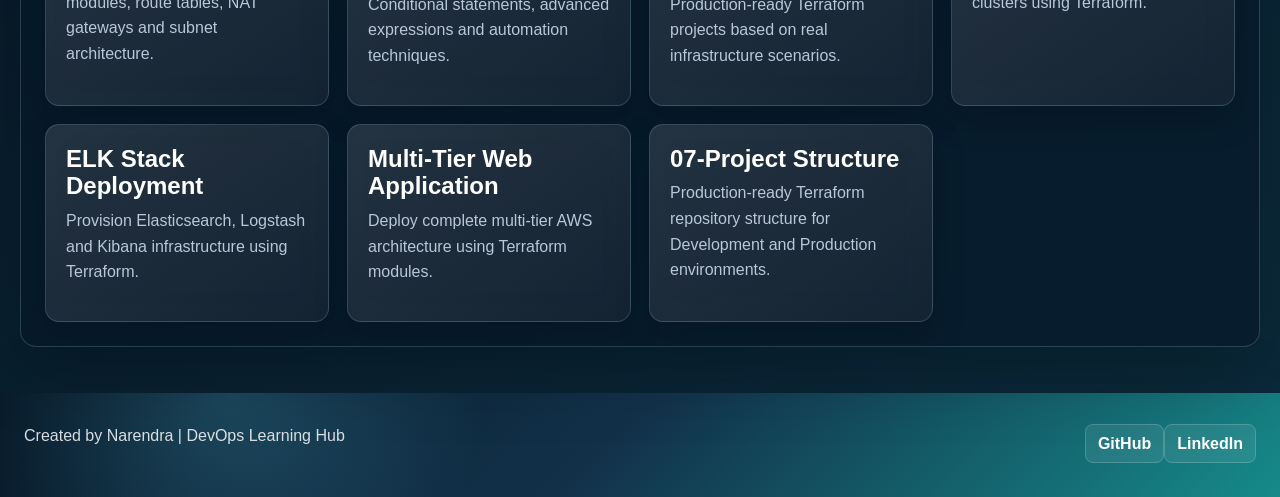
<file: terraform.html>
<!DOCTYPE html>
<html lang="en">
<head>
  <!-- Google tag (gtag.js) -->
  <script async src="https://www.googletagmanager.com/gtag/js?id=G-WGKB6PZX94"></script>
  <script>
    window.dataLayer = window.dataLayer || [];
    function gtag(){dataLayer.push(arguments);}
    gtag('js', new Date());
    gtag('config', 'G-WGKB6PZX94');
  </script>
  <meta charset="UTF-8" /><meta name="viewport" content="width=device-width, initial-scale=1.0" />
  <meta name="theme-color" content="#168a8a" />
  <meta name="apple-mobile-web-app-capable" content="yes" />
  <meta name="apple-mobile-web-app-title" content="DevOps Hub" />
  <link rel="manifest" href="manifest.json" />
  <link rel="icon" type="image/png" sizes="192x192" href="assets/icons/icon-192.png" />
  <link rel="apple-touch-icon" href="assets/icons/icon-192.png" />
  <script src="pwa-register.js" defer></script><title>Terraform | DevOps Learning Hub</title><link rel="stylesheet" href="style.css" /></head>
<body data-page="terraform">
  <header class="site-header"><nav class="navbar" aria-label="Main navigation"><a class="brand" href="index.html"><span class="brand-mark">DL</span><span>Narendra DevOps Learning Hub</span></a><button class="menu-toggle" type="button" aria-label="Toggle navigation" aria-expanded="false">Menu</button><div class="nav-links" id="navLinks"><a href="index.html">Home</a><a href="roadmap.html">Roadmap</a><a href="projects.html">Projects</a><a href="aws-labs.html">AWS Labs</a><a href="linux.html">Linux</a><a href="docker-kubernetes.html">Docker/K8s</a><a href="terraform.html">Terraform</a><a href="cicd.html">CI/CD</a><a href="monitoring.html">Monitoring</a><a href="interview.html">Interview</a><a href="videos.html">Videos</a><a href="resume-linkedin.html">Resume</a><a href="contact.html">Contact</a></div></nav><section class="hero"><div class="hero-copy"><p class="eyebrow">Infrastructure as Code</p><h1>Terraform for Real Cloud Infrastructure</h1><p>Practice providers, variables, modules, state, VPC design, remote backends, and safe change workflows.</p></div><div class="hero-media"><div class="profile-hero-card"><div class="profile-card-copy"><span>Infrastructure as Code</span><h2>Plan. Apply. Manage.</h2><p>Narendra DevOps Learning Hub</p><div class="profile-badges"><b>Terraform</b><b>AWS</b><b>State</b><b>Modules</b></div></div><div class="profile-card-photo"><img src="assets/images/narendra-banner-photo.jpeg" alt="Narendra portrait for Terraform" /></div></div></div></section></header>
  <main><section class="section"><div class="section-heading"><p class="eyebrow">Terraform labs</p><h2>Infrastructure as Code practice tasks</h2></div><div class="lab-grid" data-render="terraform-labs"></div></section></main>
  <footer class="footer"><p>Created by Narendra | DevOps Learning Hub</p><div><a href="https://github.com/narendra09-devops" target="_blank" rel="noreferrer">GitHub</a><a href="https://www.linkedin.com/in/narendra09-devops" target="_blank" rel="noreferrer">LinkedIn</a></div></footer><script src="script.js"></script>
</body></html>
</file>
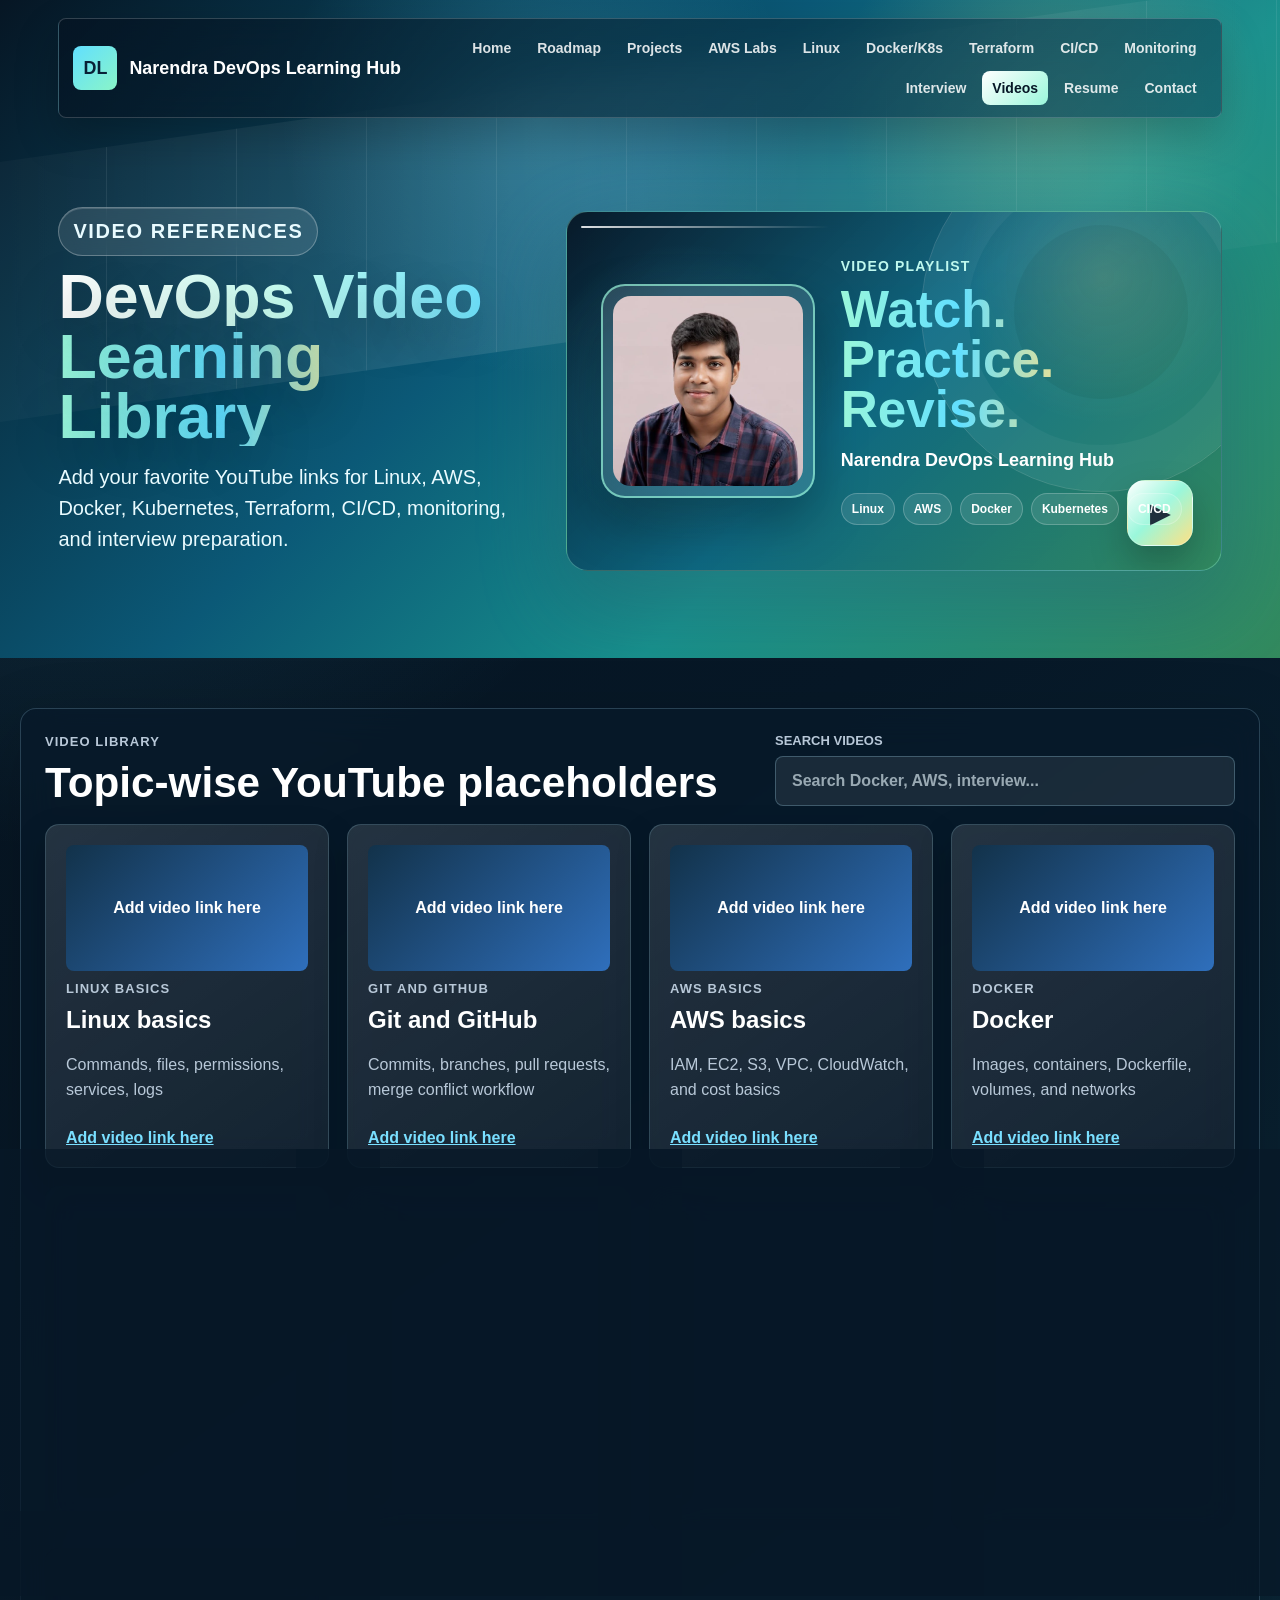
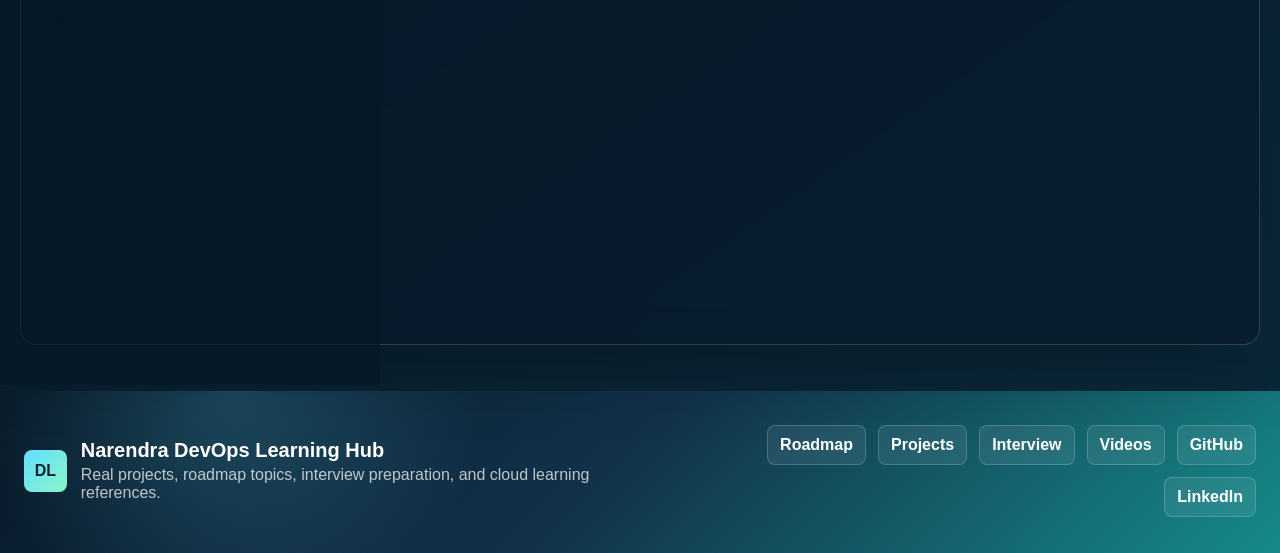
<file: videos.html>
<!DOCTYPE html>
<html lang="en">
<head>
  <!-- Google tag (gtag.js) -->
  <script async src="https://www.googletagmanager.com/gtag/js?id=G-WGKB6PZX94"></script>
  <script>
    window.dataLayer = window.dataLayer || [];
    function gtag(){dataLayer.push(arguments);}
    gtag('js', new Date());
    gtag('config', 'G-WGKB6PZX94');
  </script>
  <meta charset="UTF-8" /><meta name="viewport" content="width=device-width, initial-scale=1.0" />
  <meta name="theme-color" content="#168a8a" />
  <meta name="apple-mobile-web-app-capable" content="yes" />
  <meta name="apple-mobile-web-app-title" content="DevOps Hub" />
  <link rel="manifest" href="manifest.json" />
  <link rel="icon" type="image/png" sizes="192x192" href="assets/icons/icon-192.png" />
  <link rel="apple-touch-icon" href="assets/icons/icon-192.png" />
  <script src="pwa-register.js" defer></script><title>Video References | DevOps Learning Hub</title><link rel="stylesheet" href="style.css" /></head>
<body data-page="videos">
  <header class="site-header"><nav class="navbar" aria-label="Main navigation"><a class="brand" href="index.html"><span class="brand-mark">DL</span><span>Narendra DevOps Learning Hub</span></a><button class="menu-toggle" type="button" aria-label="Toggle navigation" aria-expanded="false">Menu</button><div class="nav-links" id="navLinks"><a href="index.html">Home</a><a href="roadmap.html">Roadmap</a><a href="projects.html">Projects</a><a href="aws-labs.html">AWS Labs</a><a href="linux.html">Linux</a><a href="docker-kubernetes.html">Docker/K8s</a><a href="terraform.html">Terraform</a><a href="cicd.html">CI/CD</a><a href="monitoring.html">Monitoring</a><a href="interview.html">Interview</a><a href="videos.html">Videos</a><a href="resume-linkedin.html">Resume</a><a href="contact.html">Contact</a></div></nav><section class="hero hero-video"><div class="hero-copy"><p class="eyebrow hero-eyebrow">Video references</p><h1><span>DevOps Video</span><span>Learning Library</span></h1><p class="hero-lead">Add your favorite YouTube links for Linux, AWS, Docker, Kubernetes, Terraform, CI/CD, monitoring, and interview preparation.</p></div><div class="hero-media"><div class="video-hero-card"><div class="video-rings"></div><div class="video-profile"><img src="assets/images/narendra-banner-photo.jpeg" alt="Narendra portrait for video library" /></div><div class="video-copy"><span>Video Playlist</span><h2>Watch. Practice. Revise.</h2><p>Narendra DevOps Learning Hub</p><div class="video-badges"><b>Linux</b><b>AWS</b><b>Docker</b><b>Kubernetes</b><b>CI/CD</b></div></div><div class="play-tile" aria-hidden="true">▶</div></div></div></section></header>
  <main><section class="section"><div class="section-heading section-heading-row"><div><p class="eyebrow">Video library</p><h2>Topic-wise YouTube placeholders</h2></div><label class="search-box"><span>Search videos</span><input type="search" data-filter-input="videoGrid" placeholder="Search Docker, AWS, interview..." /></label></div><div class="video-grid" id="videoGrid" data-render="videos"></div></section></main>
  <footer class="footer"><div class="footer-brand"><span class="brand-mark">DL</span><div><strong>Narendra DevOps Learning Hub</strong><p>Real projects, roadmap topics, interview preparation, and cloud learning references.</p></div></div><div class="footer-links"><a href="roadmap.html">Roadmap</a><a href="projects.html">Projects</a><a href="interview.html">Interview</a><a href="videos.html">Videos</a><a href="https://github.com/narendra09-devops" target="_blank" rel="noreferrer">GitHub</a><a href="https://www.linkedin.com/in/narendra09-devops" target="_blank" rel="noreferrer">LinkedIn</a></div></footer><script src="script.js"></script>
</body></html>
</file>
<file: style.css>
:root {
  --ink: #f6fbff;
  --muted: #b8c8d8;
  --line: rgba(174, 231, 255, 0.20);
  --paper: rgba(8, 26, 42, 0.72);
  --soft: #071827;
  --navy: #0b253a;
  --teal: #138f8f;
  --blue: #2f6fbc;
  --green: #33895d;
  --amber: #c27a17;
  --rose: #b54763;
  --shadow: 0 18px 46px rgba(19, 32, 51, 0.12);
  --glow: 0 30px 90px rgba(97, 223, 255, 0.22);
}

* {
  box-sizing: border-box;
}

html {
  scroll-behavior: smooth;
}

body {
  margin: 0;
  background:
    radial-gradient(circle at 6% 10%, rgba(97, 223, 255, 0.16), transparent 28%),
    radial-gradient(circle at 90% 4%, rgba(255, 225, 132, 0.12), transparent 24%),
    linear-gradient(145deg, #06131f 0%, #071827 42%, #0b2b3c 100%);
  color: var(--ink);
  font-family: Inter, "Segoe UI", Arial, sans-serif;
}

a {
  color: inherit;
}

.site-header {
  color: #ffffff;
  background:
    radial-gradient(circle at 82% 16%, rgba(255, 225, 132, 0.20), transparent 18%),
    radial-gradient(circle at 42% 18%, rgba(97, 223, 255, 0.22), transparent 28%),
    linear-gradient(135deg, #061624 0%, #0b5977 42%, #178f8b 67%, #33895d 100%);
  padding: 18px clamp(16px, 3vw, 48px) 40px;
  position: relative;
  overflow: hidden;
}

.site-header::before {
  content: "";
  position: absolute;
  inset: 72px -12% auto;
  height: 260px;
  background:
    linear-gradient(90deg, transparent, rgba(255, 255, 255, 0.12), transparent),
    repeating-linear-gradient(90deg, rgba(255, 255, 255, 0.08) 0 1px, transparent 1px 130px);
  transform: skewY(-8deg);
  pointer-events: none;
}

.navbar,
.hero,
main,
.footer {
  width: min(1500px, calc(100% - 40px));
  margin: 0 auto;
}

.navbar {
  position: relative;
  z-index: 2;
  display: flex;
  align-items: center;
  justify-content: space-between;
  gap: 18px;
  padding: 12px 14px;
  border: 1px solid rgba(255, 255, 255, 0.18);
  border-radius: 8px;
  background: linear-gradient(135deg, rgba(5, 19, 34, 0.76), rgba(10, 70, 91, 0.58));
  box-shadow: 0 18px 44px rgba(0, 0, 0, 0.22);
  backdrop-filter: blur(18px);
}

.brand,
.nav-links a,
.btn,
.topic-card,
.folder-card,
.project-card,
.resource-card,
.video-card,
.contact-card,
.text-link {
  text-decoration: none;
}

.brand {
  display: inline-flex;
  align-items: center;
  gap: 12px;
  color: #ffffff;
  font-size: clamp(17px, 1.4vw, 22px);
  font-weight: 900;
}

.brand-mark,
.topic-icon {
  display: inline-grid;
  place-items: center;
  width: 44px;
  aspect-ratio: 1;
  border-radius: 8px;
  background: linear-gradient(135deg, #61dfff, #8af5c8);
  color: #082136;
  font-weight: 900;
}

.nav-links {
  display: flex;
  align-items: center;
  justify-content: flex-end;
  flex: 1;
  flex-wrap: wrap;
  gap: 6px;
}

.nav-links a {
  padding: 9px 10px;
  border-radius: 8px;
  color: rgba(255, 255, 255, 0.86);
  font-size: 14px;
  font-weight: 800;
}

.nav-links a:hover,
.nav-links a.active {
  color: #071827;
  background: linear-gradient(135deg, #ffffff, #9af7db);
}

.menu-toggle {
  display: none;
  border: 1px solid rgba(255, 255, 255, 0.35);
  border-radius: 8px;
  color: #ffffff;
  background: rgba(255, 255, 255, 0.12);
  font: inherit;
  font-weight: 900;
  padding: 10px 14px;
}

.hero {
  position: relative;
  z-index: 1;
  display: grid;
  grid-template-columns: minmax(440px, 0.9fr) minmax(560px, 1.1fr);
  align-items: center;
  gap: clamp(30px, 4vw, 58px);
  padding-top: 46px;
}

.hero.hero-home {
  min-height: 520px;
  grid-template-columns: minmax(500px, 0.92fr) minmax(620px, 1.08fr);
}

.hero.hero-video {
  min-height: 500px;
  grid-template-columns: minmax(430px, 0.82fr) minmax(620px, 1.18fr);
}

.hero-copy {
  max-width: 740px;
}

.eyebrow {
  margin: 0 0 10px;
  color: #bff8ee;
  font-size: 13px;
  font-weight: 900;
  letter-spacing: 0.08em;
  text-transform: uppercase;
}

.hero-eyebrow {
  display: inline-flex;
  padding: 8px 14px;
  border: 1px solid rgba(255, 255, 255, 0.28);
  border-radius: 999px;
  background: rgba(255, 255, 255, 0.10);
  box-shadow: inset 0 1px 0 rgba(255, 255, 255, 0.16);
  backdrop-filter: blur(12px);
}

h1,
h2,
h3,
p {
  margin-top: 0;
}

.hero h1 {
  margin-bottom: 16px;
  font-size: clamp(48px, 4.9vw, 78px);
  line-height: 0.96;
  letter-spacing: 0;
  text-shadow: 0 18px 48px rgba(0, 0, 0, 0.26);
}

.hero h1 span {
  display: block;
}

.hero h1 span:nth-child(1) {
  color: transparent;
  background: linear-gradient(90deg, #ffffff 0%, #c9fff2 48%, #61dfff 100%);
  background-clip: text;
}

.hero h1 span:nth-child(2) {
  color: transparent;
  background: linear-gradient(90deg, #9af7db, #61dfff 36%, #ffe184 70%, #ff7aa8);
  background-clip: text;
}

.hero h1 span:nth-child(3) {
  color: transparent;
  background: linear-gradient(90deg, #ffffff 0%, #ffe184 52%, #ff7aa8 100%);
  background-clip: text;
}

.hero p {
  color: #e9fbff;
  font-size: clamp(20px, 1.55vw, 24px);
  line-height: 1.55;
}

.hero-lead {
  max-width: 720px;
}

.hero-media {
  min-width: 0;
}

.hero-home .hero-media {
  align-self: center;
  margin-top: 18px;
}

.banner-glass,
.personal-banner {
  position: relative;
  padding: 12px;
  border: 1px solid rgba(255, 255, 255, 0.26);
  border-radius: 22px;
  background:
    linear-gradient(135deg, rgba(255, 255, 255, 0.20), rgba(255, 255, 255, 0.05)),
    rgba(5, 19, 34, 0.28);
  box-shadow: var(--glow), 0 30px 80px rgba(0, 0, 0, 0.32);
  backdrop-filter: blur(18px);
}

.banner-glass::before,
.personal-banner::before {
  content: "";
  position: absolute;
  inset: 10px auto auto 10px;
  width: 44%;
  height: 2px;
  border-radius: 999px;
  background: linear-gradient(90deg, rgba(255, 255, 255, 0.85), transparent);
  z-index: 1;
}

.personal-banner {
  min-height: 360px;
  display: grid;
  grid-template-columns: minmax(300px, 0.95fr) minmax(250px, 0.75fr);
  align-items: center;
  gap: 24px;
  padding: clamp(24px, 3vw, 40px);
  overflow: hidden;
  background:
    radial-gradient(circle at 83% 22%, rgba(255, 225, 132, 0.24), transparent 24%),
    radial-gradient(circle at 50% 72%, rgba(97, 223, 255, 0.24), transparent 30%),
    linear-gradient(135deg, rgba(4, 14, 27, 0.96), rgba(7, 83, 104, 0.88) 48%, rgba(33, 117, 87, 0.86));
}

.banner-grid {
  position: absolute;
  inset: 0;
  background:
    linear-gradient(90deg, rgba(255, 255, 255, 0.11) 1px, transparent 1px),
    linear-gradient(0deg, rgba(255, 255, 255, 0.09) 1px, transparent 1px);
  background-size: 70px 70px;
  mask-image: linear-gradient(90deg, transparent, #000 18%, #000 82%, transparent);
  opacity: 0.72;
}

.banner-content,
.banner-photo-wrap {
  position: relative;
  z-index: 2;
}

.banner-content {
  display: grid;
  justify-items: start;
}

.banner-logo {
  width: clamp(112px, 8vw, 140px);
  height: clamp(112px, 8vw, 140px);
  object-fit: cover;
  border-radius: 20px;
  border: 2px solid rgba(154, 247, 219, 0.56);
  background: rgba(5, 19, 34, 0.88);
  box-shadow: 0 18px 40px rgba(0, 0, 0, 0.34), 0 0 0 8px rgba(97, 223, 255, 0.08);
}

.banner-content p {
  margin: 18px 0 8px;
  color: #bff8ee;
  font-size: 14px;
  font-weight: 900;
  letter-spacing: 0.08em;
  text-transform: uppercase;
}

.banner-content h2 {
  margin: 0 0 14px;
  color: transparent;
  background: linear-gradient(90deg, #9af7db, #61dfff 34%, #ffe184 66%, #ff7aa8);
  background-clip: text;
  font-size: clamp(45px, 4.2vw, 68px);
  line-height: 0.95;
  text-shadow: 0 16px 36px rgba(0, 0, 0, 0.16);
}

.banner-content span {
  display: inline-flex;
  padding: 9px 16px;
  border-radius: 8px;
  color: #071827;
  background: linear-gradient(135deg, #ffffff, #bff8ee);
  font-size: 21px;
  font-weight: 900;
}

.banner-content small {
  margin-top: 8px;
  color: rgba(255, 255, 255, 0.86);
  font-size: 15px;
  font-weight: 800;
}

.banner-tags {
  display: flex;
  flex-wrap: wrap;
  gap: 8px;
  margin-top: 18px;
}

.banner-tags b {
  padding: 8px 10px;
  border: 1px solid rgba(255, 255, 255, 0.24);
  border-radius: 999px;
  color: #ffffff;
  background: rgba(255, 255, 255, 0.11);
  font-size: 12px;
  backdrop-filter: blur(12px);
}

.banner-photo-wrap {
  justify-self: center;
  width: min(100%, 270px);
  aspect-ratio: 1;
  padding: 10px;
  border-radius: 50%;
  border: 2px solid rgba(154, 247, 219, 0.76);
  background:
    linear-gradient(135deg, rgba(255, 255, 255, 0.24), rgba(255, 255, 255, 0.06)),
    rgba(255, 255, 255, 0.12);
  box-shadow: 0 24px 52px rgba(0, 0, 0, 0.28), 0 0 0 14px rgba(97, 223, 255, 0.08);
}

.banner-photo {
  display: block;
  width: 100%;
  height: 100%;
  object-fit: cover;
  object-position: center top;
  border-radius: 50%;
}

.video-hero-card {
  position: relative;
  min-height: 360px;
  display: grid;
  grid-template-columns: minmax(210px, 0.62fr) minmax(280px, 1fr);
  align-items: center;
  gap: 26px;
  overflow: hidden;
  padding: 34px;
  border: 1px solid rgba(154, 247, 219, 0.34);
  border-radius: 22px;
  background:
    radial-gradient(circle at 18% 50%, rgba(97, 223, 255, 0.22), transparent 26%),
    radial-gradient(circle at 82% 18%, rgba(255, 225, 132, 0.18), transparent 24%),
    linear-gradient(135deg, rgba(5, 19, 34, 0.94), rgba(13, 96, 126, 0.84) 48%, rgba(51, 137, 93, 0.78));
  box-shadow: var(--glow), 0 30px 80px rgba(0, 0, 0, 0.30);
  backdrop-filter: blur(18px);
}

.profile-hero-card {
  position: relative;
  min-height: 330px;
  display: grid;
  grid-template-columns: minmax(280px, 1fr) minmax(210px, 0.72fr);
  align-items: center;
  gap: 26px;
  overflow: hidden;
  padding: clamp(24px, 3vw, 38px);
  border: 1px solid rgba(154, 247, 219, 0.34);
  border-radius: 22px;
  background:
    radial-gradient(circle at 18% 18%, rgba(97, 223, 255, 0.20), transparent 28%),
    radial-gradient(circle at 84% 74%, rgba(255, 225, 132, 0.14), transparent 24%),
    linear-gradient(135deg, rgba(5, 19, 34, 0.94), rgba(13, 96, 126, 0.84) 48%, rgba(51, 137, 93, 0.78));
  box-shadow: var(--glow), 0 30px 80px rgba(0, 0, 0, 0.30);
  backdrop-filter: blur(18px);
}

.profile-hero-card::before {
  content: "";
  position: absolute;
  inset: 14px auto auto 14px;
  width: 40%;
  height: 2px;
  border-radius: 999px;
  background: linear-gradient(90deg, rgba(255, 255, 255, 0.86), transparent);
}

.profile-hero-card::after {
  content: "";
  position: absolute;
  right: -90px;
  top: -100px;
  width: 340px;
  aspect-ratio: 1;
  border-radius: 50%;
  border: 1px solid rgba(255, 255, 255, 0.16);
  box-shadow: inset 0 0 0 42px rgba(255, 255, 255, 0.04), inset 0 0 0 86px rgba(97, 223, 255, 0.05);
}

.profile-card-copy,
.profile-card-photo {
  position: relative;
  z-index: 2;
}

.profile-card-copy span {
  color: #bff8ee;
  font-size: 14px;
  font-weight: 900;
  letter-spacing: 0.08em;
  text-transform: uppercase;
}

.profile-card-copy h2 {
  margin: 12px 0 14px;
  color: transparent;
  background: linear-gradient(90deg, #9af7db, #61dfff 34%, #ffe184 68%, #ff7aa8);
  background-clip: text;
  font-size: clamp(40px, 3.8vw, 62px);
  line-height: 0.98;
}

.profile-card-copy p {
  color: #ffffff;
  font-size: 18px;
  font-weight: 900;
}

.profile-badges {
  display: flex;
  flex-wrap: wrap;
  gap: 8px;
  margin-top: 18px;
}

.profile-badges b {
  padding: 8px 10px;
  border: 1px solid rgba(255, 255, 255, 0.22);
  border-radius: 999px;
  color: #ffffff;
  background: rgba(255, 255, 255, 0.10);
  font-size: 12px;
}

.profile-card-photo {
  justify-self: center;
  width: min(100%, 260px);
  aspect-ratio: 1;
  padding: 10px;
  border-radius: 26px;
  border: 2px solid rgba(154, 247, 219, 0.68);
  background: rgba(255, 255, 255, 0.12);
  box-shadow: 0 24px 52px rgba(0, 0, 0, 0.30), 0 0 0 12px rgba(97, 223, 255, 0.07);
}

.profile-card-photo img {
  display: block;
  width: 100%;
  height: 100%;
  object-fit: cover;
  object-position: center top;
  border-radius: 20px;
}

.video-hero-card::before {
  content: "";
  position: absolute;
  inset: 14px auto auto 14px;
  width: 38%;
  height: 2px;
  border-radius: 999px;
  background: linear-gradient(90deg, rgba(255, 255, 255, 0.86), transparent);
}

.video-rings {
  position: absolute;
  inset: -80px -60px auto auto;
  width: 360px;
  aspect-ratio: 1;
  border-radius: 50%;
  border: 1px solid rgba(255, 255, 255, 0.16);
  box-shadow: inset 0 0 0 46px rgba(255, 255, 255, 0.04), inset 0 0 0 92px rgba(97, 223, 255, 0.05);
}

.video-profile {
  position: relative;
  z-index: 2;
  justify-self: center;
  width: min(100%, 260px);
  aspect-ratio: 1;
  padding: 10px;
  border-radius: 24px;
  border: 2px solid rgba(154, 247, 219, 0.68);
  background: rgba(255, 255, 255, 0.12);
  box-shadow: 0 24px 52px rgba(0, 0, 0, 0.30);
}

.video-profile img {
  display: block;
  width: 100%;
  height: 100%;
  object-fit: cover;
  object-position: center top;
  border-radius: 18px;
}

.video-copy {
  position: relative;
  z-index: 2;
}

.video-copy span {
  color: #bff8ee;
  font-size: 14px;
  font-weight: 900;
  letter-spacing: 0.08em;
  text-transform: uppercase;
}

.video-copy h2 {
  margin: 10px 0 12px;
  color: transparent;
  background: linear-gradient(90deg, #9af7db, #61dfff 34%, #ffe184 68%, #ff7aa8);
  background-clip: text;
  font-size: clamp(42px, 4vw, 64px);
  line-height: 0.98;
}

.video-copy p {
  color: #ffffff;
  font-size: 18px;
  font-weight: 900;
}

.video-badges {
  display: flex;
  flex-wrap: wrap;
  gap: 8px;
  margin-top: 18px;
}

.video-badges b {
  padding: 8px 10px;
  border: 1px solid rgba(255, 255, 255, 0.22);
  border-radius: 999px;
  color: #ffffff;
  background: rgba(255, 255, 255, 0.10);
  font-size: 12px;
}

.play-tile {
  position: absolute;
  right: 28px;
  bottom: 24px;
  display: grid;
  place-items: center;
  width: 66px;
  aspect-ratio: 1;
  border: 1px solid rgba(255, 255, 255, 0.26);
  border-radius: 18px;
  color: #071827;
  background: linear-gradient(135deg, #ffffff, #9af7db 48%, #ffe184);
  box-shadow: 0 18px 38px rgba(0, 0, 0, 0.24);
  font-size: 25px;
  font-weight: 900;
}

.hero-media > img,
.banner-glass > img,
.hero-image {
  display: block;
  width: 100%;
  height: auto;
  border: 1px solid rgba(255, 255, 255, 0.26);
  border-radius: 16px;
  background: #071827;
  box-shadow: 0 24px 60px rgba(0, 0, 0, 0.28);
}

.hero-actions {
  display: flex;
  flex-wrap: wrap;
  gap: 14px;
  margin-top: 24px;
}

.btn {
  display: inline-flex;
  align-items: center;
  justify-content: center;
  min-height: 54px;
  padding: 15px 22px;
  border-radius: 8px;
  font-size: 18px;
  font-weight: 900;
}

.btn-primary {
  color: #071827;
  background: linear-gradient(135deg, #ffffff, #9af7db 48%, #ffe184);
  box-shadow: 0 12px 28px rgba(154, 247, 219, 0.26);
}

.btn-secondary {
  color: #ffffff;
  background: linear-gradient(135deg, rgba(47, 111, 188, 0.94), rgba(181, 71, 99, 0.94));
  border: 1px solid rgba(255, 255, 255, 0.36);
}

.btn-glass {
  color: #ffffff;
  border: 1px solid rgba(255, 255, 255, 0.34);
  background: rgba(255, 255, 255, 0.12);
  box-shadow: inset 0 1px 0 rgba(255, 255, 255, 0.18);
  backdrop-filter: blur(12px);
}

main {
  padding: 28px 0 0;
}

.section,
.toolbar,
.learning-links,
.cta-band {
  margin-top: 22px;
  background: var(--paper);
  border: 1px solid var(--line);
  border-radius: 16px;
  box-shadow: 0 24px 70px rgba(0, 0, 0, 0.22);
  backdrop-filter: blur(18px);
}

.section,
.toolbar,
.learning-links {
  padding: 24px;
}

.section-heading {
  margin-bottom: 18px;
}

.section-heading-row,
.toolbar {
  display: flex;
  align-items: end;
  justify-content: space-between;
  gap: 24px;
}

.section-heading h2,
.toolbar h1 {
  margin-bottom: 0;
  color: #ffffff;
  font-size: clamp(30px, 3.3vw, 46px);
  line-height: 1.12;
}

.section-heading .eyebrow,
.toolbar .eyebrow,
.card-meta,
.difficulty,
.resource-card span,
.video-card span {
  color: var(--muted);
  font-size: 13px;
  font-weight: 900;
  letter-spacing: 0.08em;
  text-transform: uppercase;
}

.search-box {
  display: grid;
  gap: 8px;
  width: min(460px, 100%);
  color: var(--muted);
  font-size: 13px;
  font-weight: 900;
  text-transform: uppercase;
}

.search-box input,
.filter-select,
.contact-form input,
.contact-form textarea {
  width: 100%;
  border: 1px solid rgba(174, 231, 255, 0.26);
  border-radius: 8px;
  background: rgba(255, 255, 255, 0.08);
  color: #ffffff;
  font: inherit;
  font-size: 16px;
  padding: 15px 16px;
  outline: none;
}

.search-box input::placeholder,
.contact-form input::placeholder,
.contact-form textarea::placeholder {
  color: rgba(232, 248, 255, 0.62);
}

.search-box input:focus,
.filter-select:focus,
.contact-form input:focus,
.contact-form textarea:focus {
  border-color: var(--teal);
  box-shadow: 0 0 0 4px rgba(22, 138, 138, 0.14);
}

.card-grid,
.folder-grid,
.resource-grid,
.feature-grid,
.video-grid,
.interview-grid,
.lab-grid,
.resume-grid {
  display: grid;
  grid-template-columns: repeat(auto-fit, minmax(260px, 1fr));
  gap: 18px;
}

.folder-grid {
  grid-template-columns: repeat(auto-fit, minmax(230px, 1fr));
}

.topic-card,
.folder-card,
.feature-card,
.project-card,
.resource-card,
.video-card,
.qa-card,
.lab-card,
.resume-card,
.contact-card {
  border-radius: 14px;
  border: 1px solid rgba(174, 231, 255, 0.18);
  background:
    linear-gradient(145deg, rgba(255, 255, 255, 0.12), rgba(255, 255, 255, 0.05)),
    rgba(7, 24, 39, 0.72);
  padding: 20px;
  box-shadow: 0 14px 34px rgba(0, 0, 0, 0.18);
  backdrop-filter: blur(16px);
}

.topic-card,
.folder-card,
.project-card,
.video-card,
.resource-card {
  transition: transform 160ms ease, box-shadow 160ms ease, border-color 160ms ease;
}

.topic-card:hover,
.folder-card:hover,
.project-card:hover,
.video-card:hover,
.resource-card:hover {
  transform: translateY(-4px);
  border-color: rgba(22, 138, 138, 0.55);
  box-shadow: var(--shadow);
}

.topic-card,
.folder-card {
  color: #ffffff;
  display: grid;
  gap: 16px;
}

.folder-library {
  margin-top: -18px;
  position: relative;
  z-index: 3;
  background:
    radial-gradient(circle at 10% 0%, rgba(97, 223, 255, 0.16), transparent 28%),
    linear-gradient(135deg, rgba(6, 22, 36, 0.88), rgba(7, 43, 60, 0.76)),
    rgba(5, 19, 34, 0.78);
  backdrop-filter: blur(16px);
}

.folder-card {
  min-height: 210px;
  border-color: color-mix(in srgb, var(--card-color) 44%, rgba(174, 231, 255, 0.18));
  background:
    radial-gradient(circle at 0% 0%, color-mix(in srgb, var(--card-color) 30%, transparent), transparent 42%),
    linear-gradient(145deg, rgba(255, 255, 255, 0.12), rgba(255, 255, 255, 0.04)),
    rgba(7, 24, 39, 0.78);
  box-shadow: 0 16px 38px rgba(0, 0, 0, 0.20);
}

.topic-top {
  display: flex;
  align-items: flex-start;
  justify-content: space-between;
  gap: 12px;
}

.topic-icon {
  color: #ffffff;
  background: var(--card-color, var(--teal));
}

.topic-card h3,
.folder-card h3,
.project-card h3,
.video-card h3,
.lab-card h3,
.resume-card h3,
.contact-card h3 {
  margin-bottom: 8px;
  color: #ffffff;
  font-size: 24px;
  line-height: 1.16;
}

.topic-card p,
.folder-card p,
.project-card p,
.feature-card p,
.video-card p,
.lab-card p,
.resume-card p,
.contact-card p,
.qa-card p {
  color: var(--muted);
  line-height: 1.6;
}

.text-link,
.card-link {
  color: #79dfff;
  font-weight: 900;
}

.feature-card h3 {
  color: #ffffff;
}

.resource-card {
  display: grid;
  gap: 8px;
  min-height: 112px;
  color: #ffffff;
  background: linear-gradient(135deg, #12324a, #168a8a);
}

.resource-card:nth-child(3n+2) {
  background: linear-gradient(135deg, #2f6fbc, #33895d);
}

.resource-card:nth-child(3n+3) {
  background: linear-gradient(135deg, #b54763, #c27a17);
}

.resource-card span {
  color: rgba(255, 255, 255, 0.78);
}

.resource-card strong {
  font-size: 20px;
  line-height: 1.2;
}

.project-card {
  display: grid;
  gap: 12px;
}

.project-meta,
.tag-list {
  display: flex;
  flex-wrap: wrap;
  gap: 8px;
}

.pill,
.difficulty {
  display: inline-flex;
  align-items: center;
  min-height: 28px;
  border-radius: 999px;
  padding: 5px 10px;
  background: #edf4fb;
  color: var(--ink);
  font-size: 13px;
  font-weight: 800;
}

.difficulty.beginner {
  background: #e7f7ee;
  color: #18623f;
}

.difficulty.intermediate {
  background: #fff3d8;
  color: #85540c;
}

.difficulty.advanced {
  background: #ffe5ed;
  color: #8b2442;
}

.project-card ul,
.lab-card ul,
.roadmap-list,
.qa-card ul {
  margin: 0;
  padding-left: 20px;
  color: var(--muted);
  line-height: 1.7;
}

.cta-band {
  display: flex;
  align-items: center;
  justify-content: space-between;
  gap: 24px;
  padding: 28px;
  color: #ffffff;
  background: linear-gradient(135deg, #12324a, #168a8a);
}

.cta-band.alt {
  background: linear-gradient(135deg, #2f6fbc, #b54763);
}

.cta-band p {
  color: rgba(255, 255, 255, 0.84);
  line-height: 1.6;
}

.roadmap-list {
  list-style: none;
  padding: 0;
  display: grid;
  gap: 14px;
}

.roadmap-list li {
  display: grid;
  grid-template-columns: 58px 1fr;
  gap: 14px;
  padding: 18px;
  border: 1px solid var(--line);
  border-radius: 8px;
  background: #ffffff;
}

.step-number {
  display: inline-grid;
  place-items: center;
  width: 48px;
  aspect-ratio: 1;
  border-radius: 8px;
  color: #ffffff;
  background: linear-gradient(135deg, var(--blue), var(--teal));
  font-weight: 900;
}

.filter-row {
  display: flex;
  align-items: end;
  justify-content: space-between;
  gap: 16px;
  margin-bottom: 18px;
}

.filter-select {
  width: min(280px, 100%);
}

.qa-topic {
  margin-top: 24px;
}

.qa-topic h2 {
  padding-bottom: 10px;
  border-bottom: 1px solid var(--line);
}

.qa-card {
  margin-top: 12px;
}

.qa-card h3 {
  margin-bottom: 8px;
}

.video-card {
  display: grid;
  gap: 10px;
  color: var(--ink);
}

.video-placeholder {
  display: grid;
  place-items: center;
  min-height: 126px;
  border-radius: 8px;
  color: #ffffff;
  background: linear-gradient(135deg, #12324a, #2f6fbc);
  font-weight: 900;
}

.contact-layout {
  display: grid;
  grid-template-columns: minmax(280px, 0.8fr) minmax(320px, 1.2fr);
  gap: 22px;
}

.contact-form {
  display: grid;
  gap: 14px;
}

.footer {
  width: 100%;
  max-width: none;
  display: flex;
  align-items: center;
  justify-content: space-between;
  gap: 24px;
  margin-top: 46px;
  padding: 34px max(24px, calc((100% - 1500px) / 2)) 36px;
  color: rgba(255, 255, 255, 0.84);
  background:
    radial-gradient(circle at 18% 0%, rgba(97, 223, 255, 0.20), transparent 24%),
    linear-gradient(135deg, #071827, #12324a 48%, #168a8a);
  box-shadow: 0 -18px 44px rgba(19, 32, 51, 0.10);
}

.footer-brand {
  display: flex;
  align-items: center;
  gap: 14px;
}

.footer-brand strong {
  color: #ffffff;
  font-size: 20px;
}

.footer-brand p {
  margin: 4px 0 0;
  color: rgba(255, 255, 255, 0.72);
}

.footer-links {
  display: flex;
  flex-wrap: wrap;
  justify-content: flex-end;
  gap: 12px;
}

.footer a {
  padding: 10px 12px;
  border: 1px solid rgba(255, 255, 255, 0.18);
  border-radius: 8px;
  color: #ffffff;
  background: rgba(255, 255, 255, 0.08);
  font-weight: 900;
  text-decoration: none;
}

.hidden {
  display: none !important;
}

@media (max-width: 1000px) {
  .hero,
  .hero.hero-home,
  .hero.hero-video,
  .contact-layout {
    grid-template-columns: 1fr;
  }

  .profile-hero-card,
  .video-hero-card {
    grid-template-columns: 1fr;
  }
}

@media (max-width: 760px) {
  .site-header {
    padding: 14px 14px 28px;
  }

  .navbar,
  .section-heading-row,
  .toolbar,
  .filter-row,
  .cta-band,
  .footer {
    align-items: stretch;
    flex-direction: column;
  }

  .menu-toggle {
    display: inline-flex;
    align-items: center;
    justify-content: center;
  }

  .nav-links {
    display: none;
    width: 100%;
    flex-direction: column;
  }

  .nav-links.open {
    display: flex;
  }

  .nav-links a,
  .btn {
    width: 100%;
  }

  .section,
  .toolbar,
  .learning-links {
    padding: 18px;
  }

  .card-grid,
  .folder-grid,
  .resource-grid,
  .feature-grid,
  .video-grid,
  .interview-grid,
  .lab-grid,
  .resume-grid {
    grid-template-columns: 1fr;
  }
}
</file>
<file: Containers/Docker/Projects/node/views/css/styles.css>
.navbar {
    margin-bottom: 0;
}

body {
    background: green;
    color: #ffffff;
    font-family: 'Merriweather', sans-serif;
}

h1,
h2 {
    font-weight: bold;
}

p {
    font-size: 16px;
    color: #ffffff;
}

.jumbotron {
    background: #0048CD;
    color: white;
    text-align: center;
}

.jumbotron p {
    color: white;
    font-size: 26px;
}

.btn-primary {
    color: #fff;
    text-color: #000000;
    border-color: white;
    margin-bottom: 5px;
}

img,
video,
audio {
    margin-top: 20px;
    max-width: 80%;
}

div.caption: {
    float: left;
    clear: both;
}
</file>
